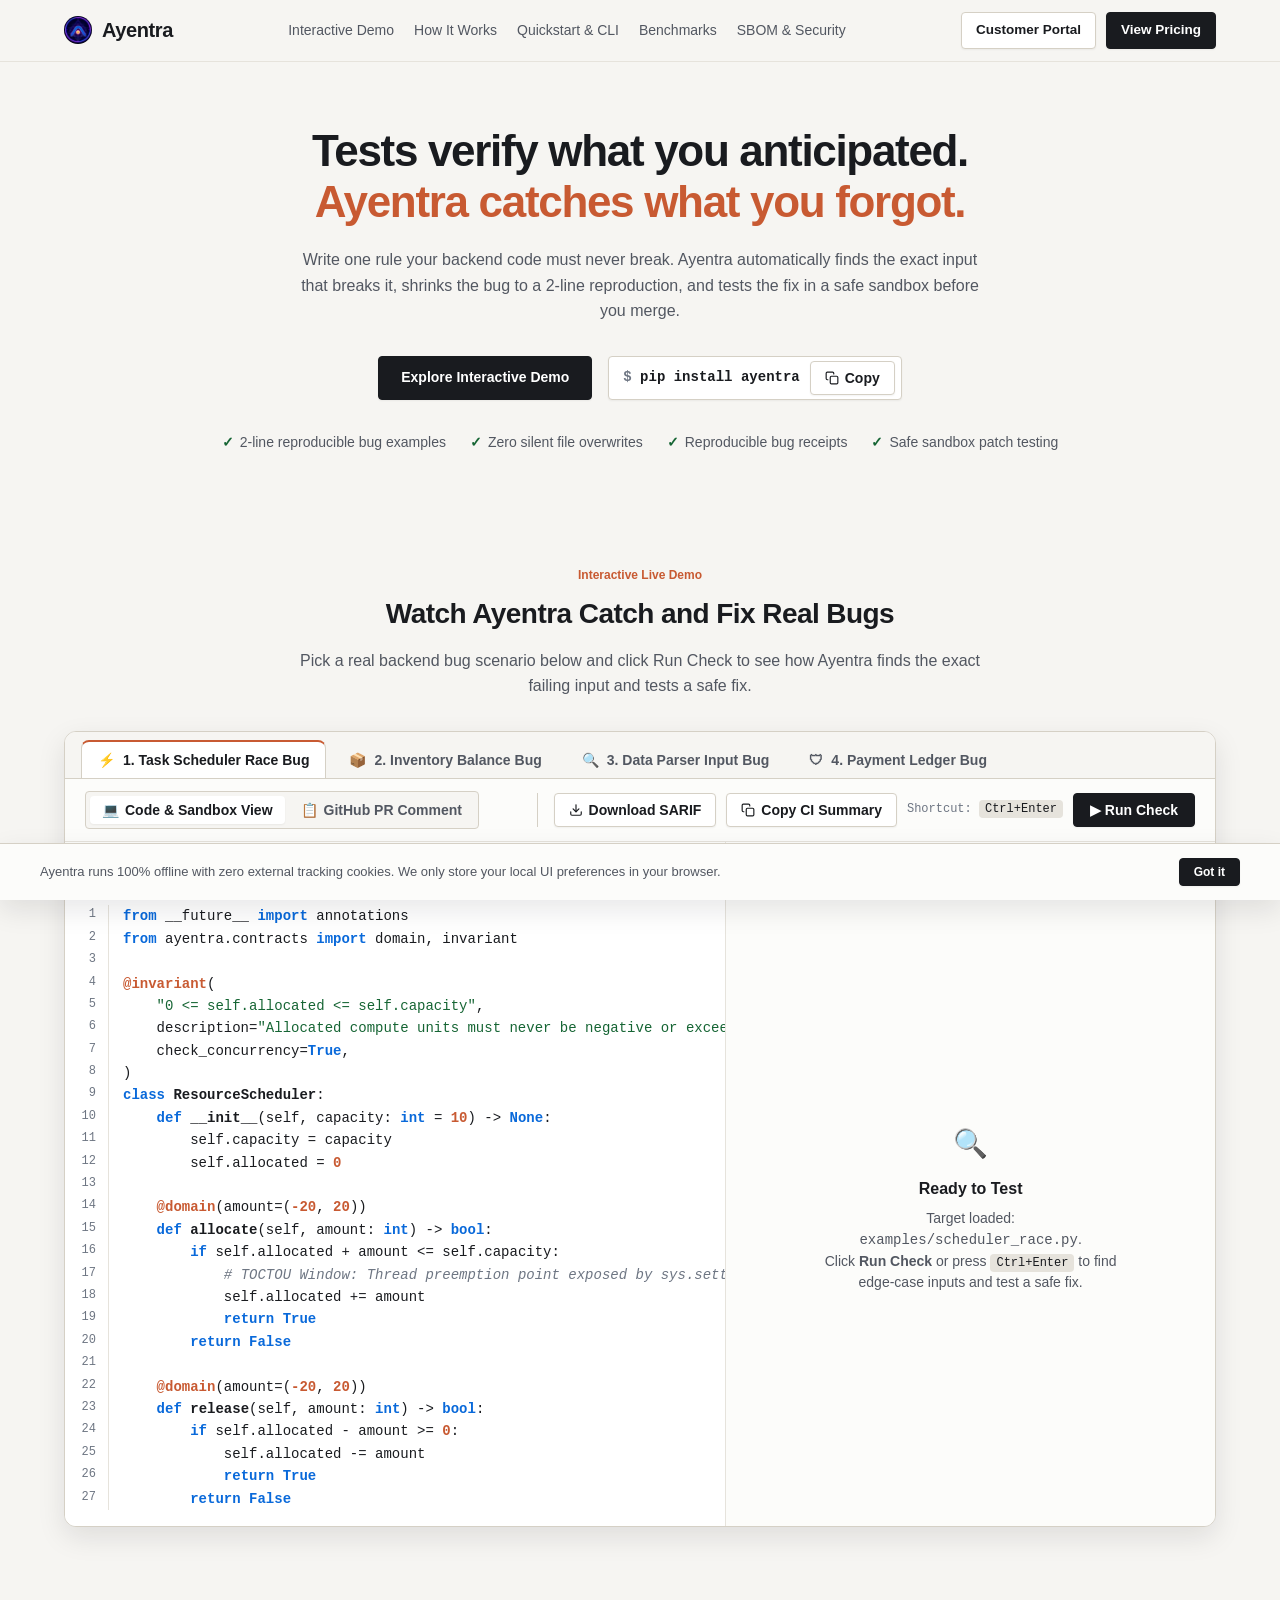
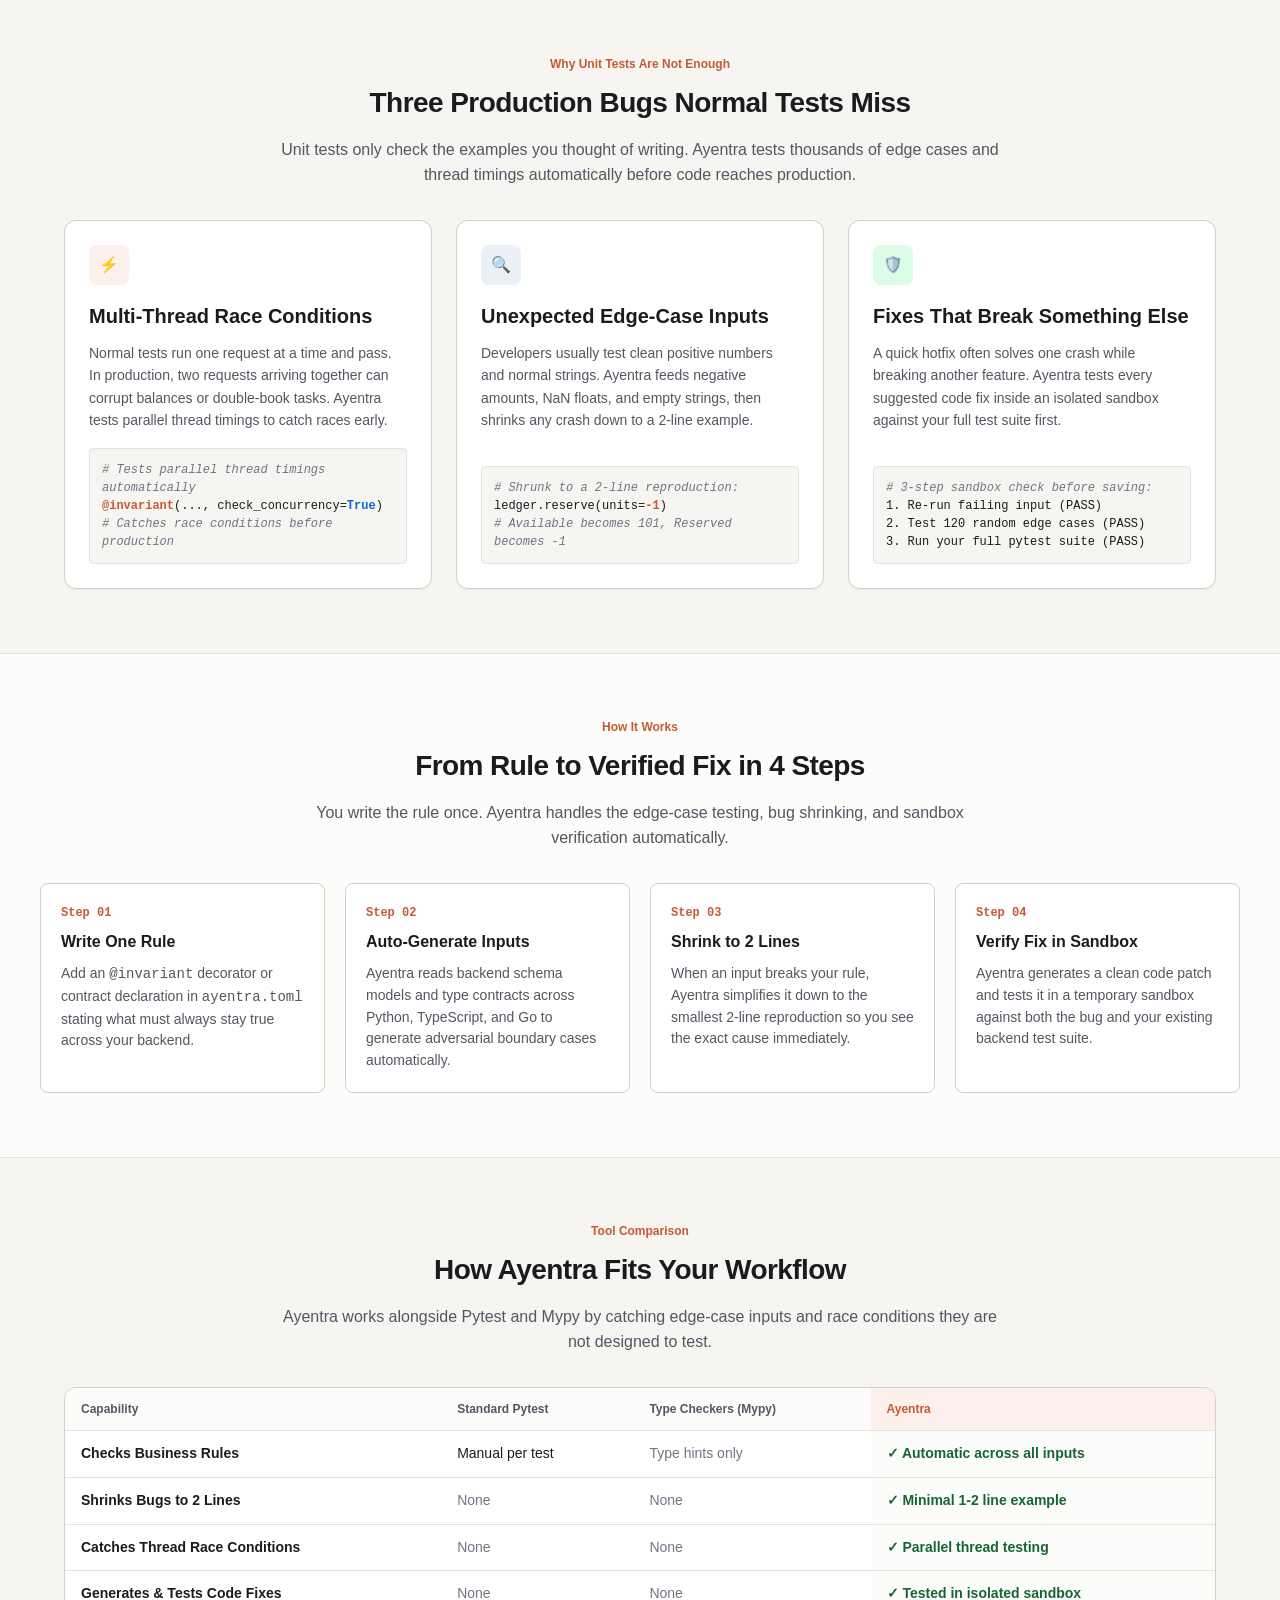
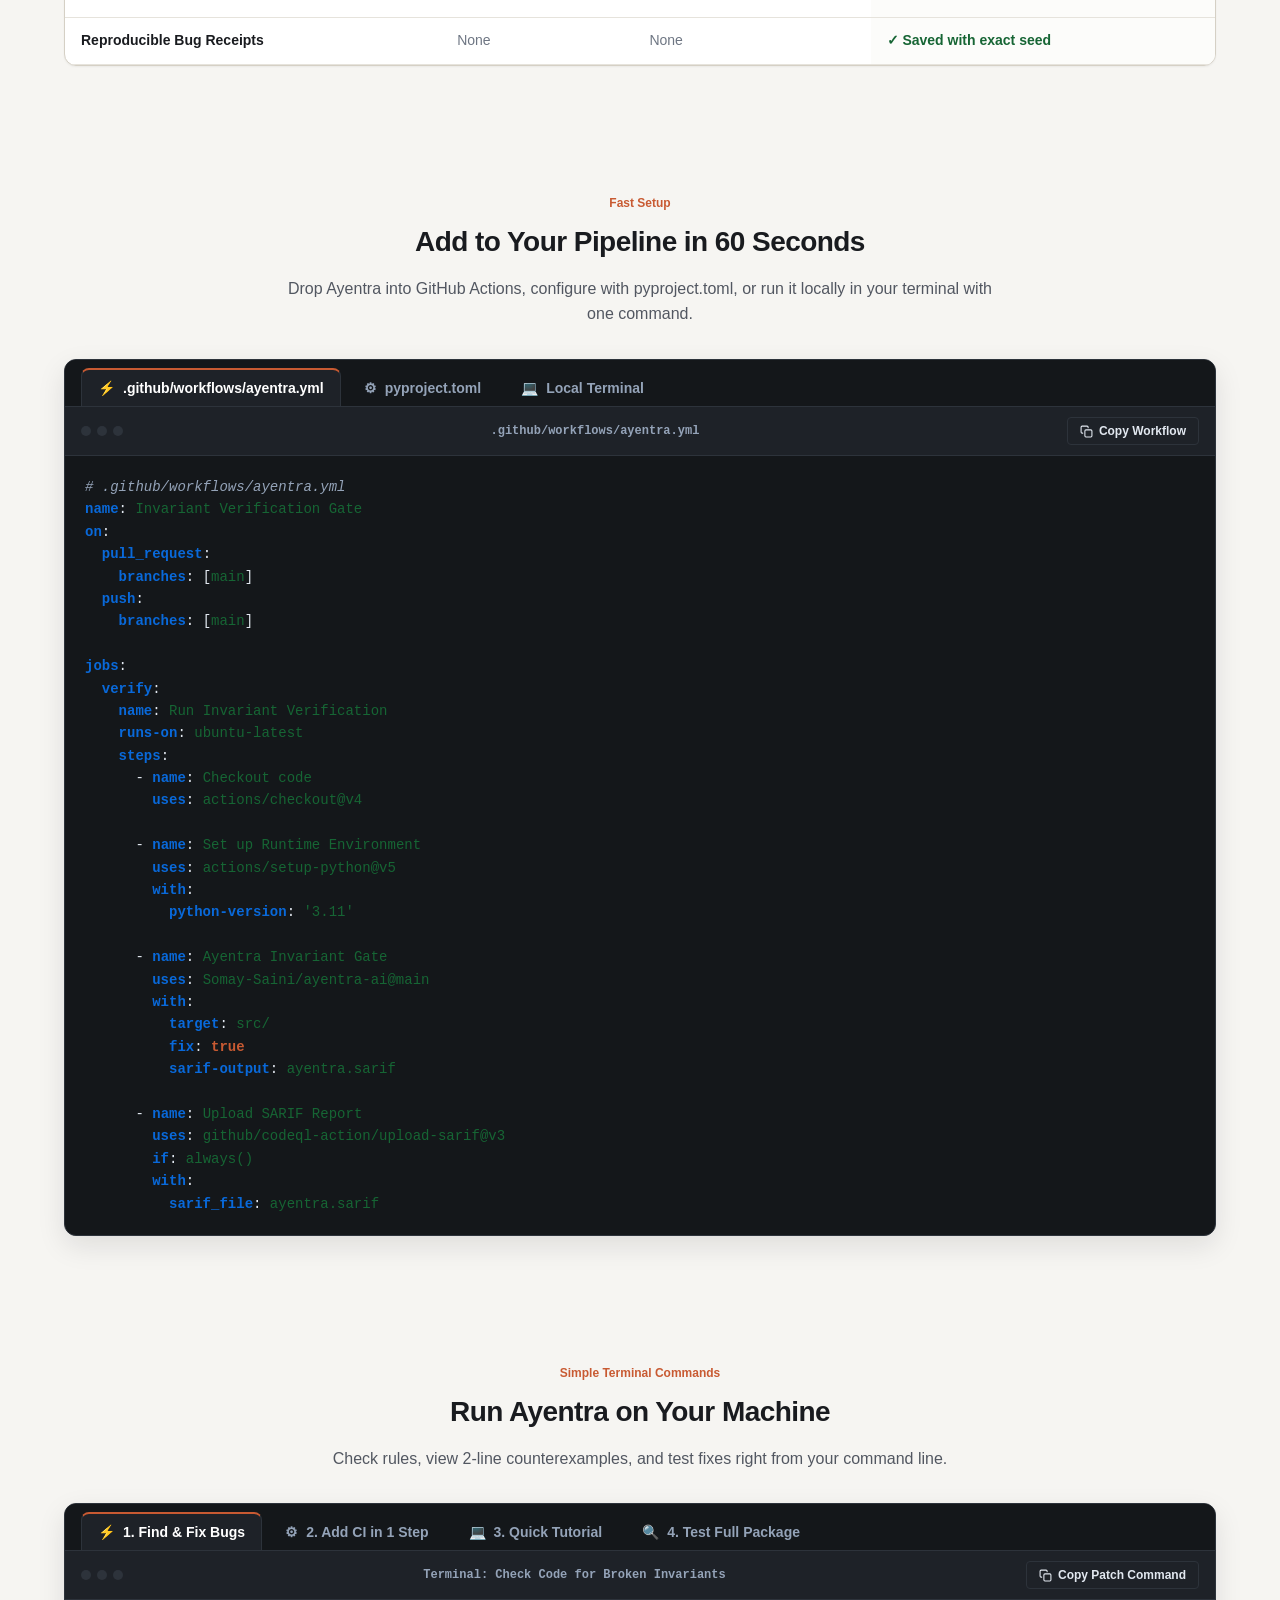
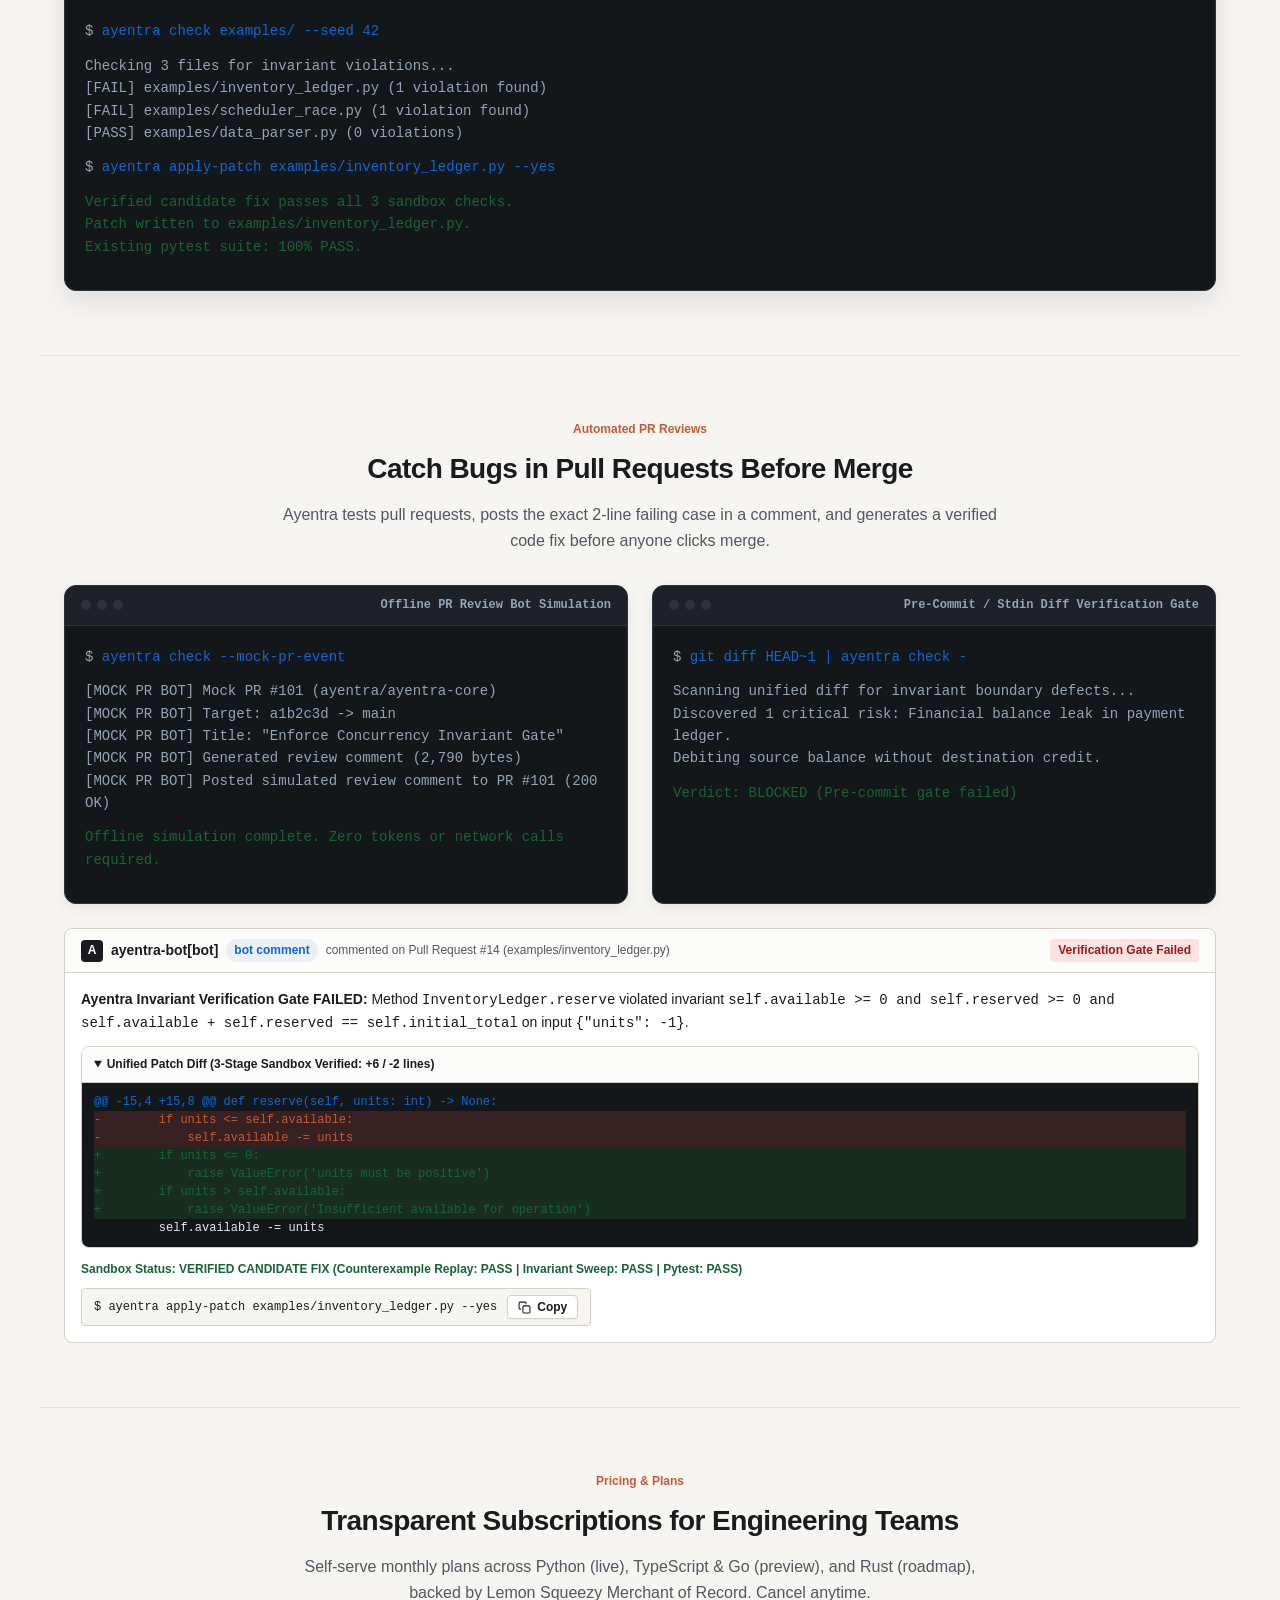
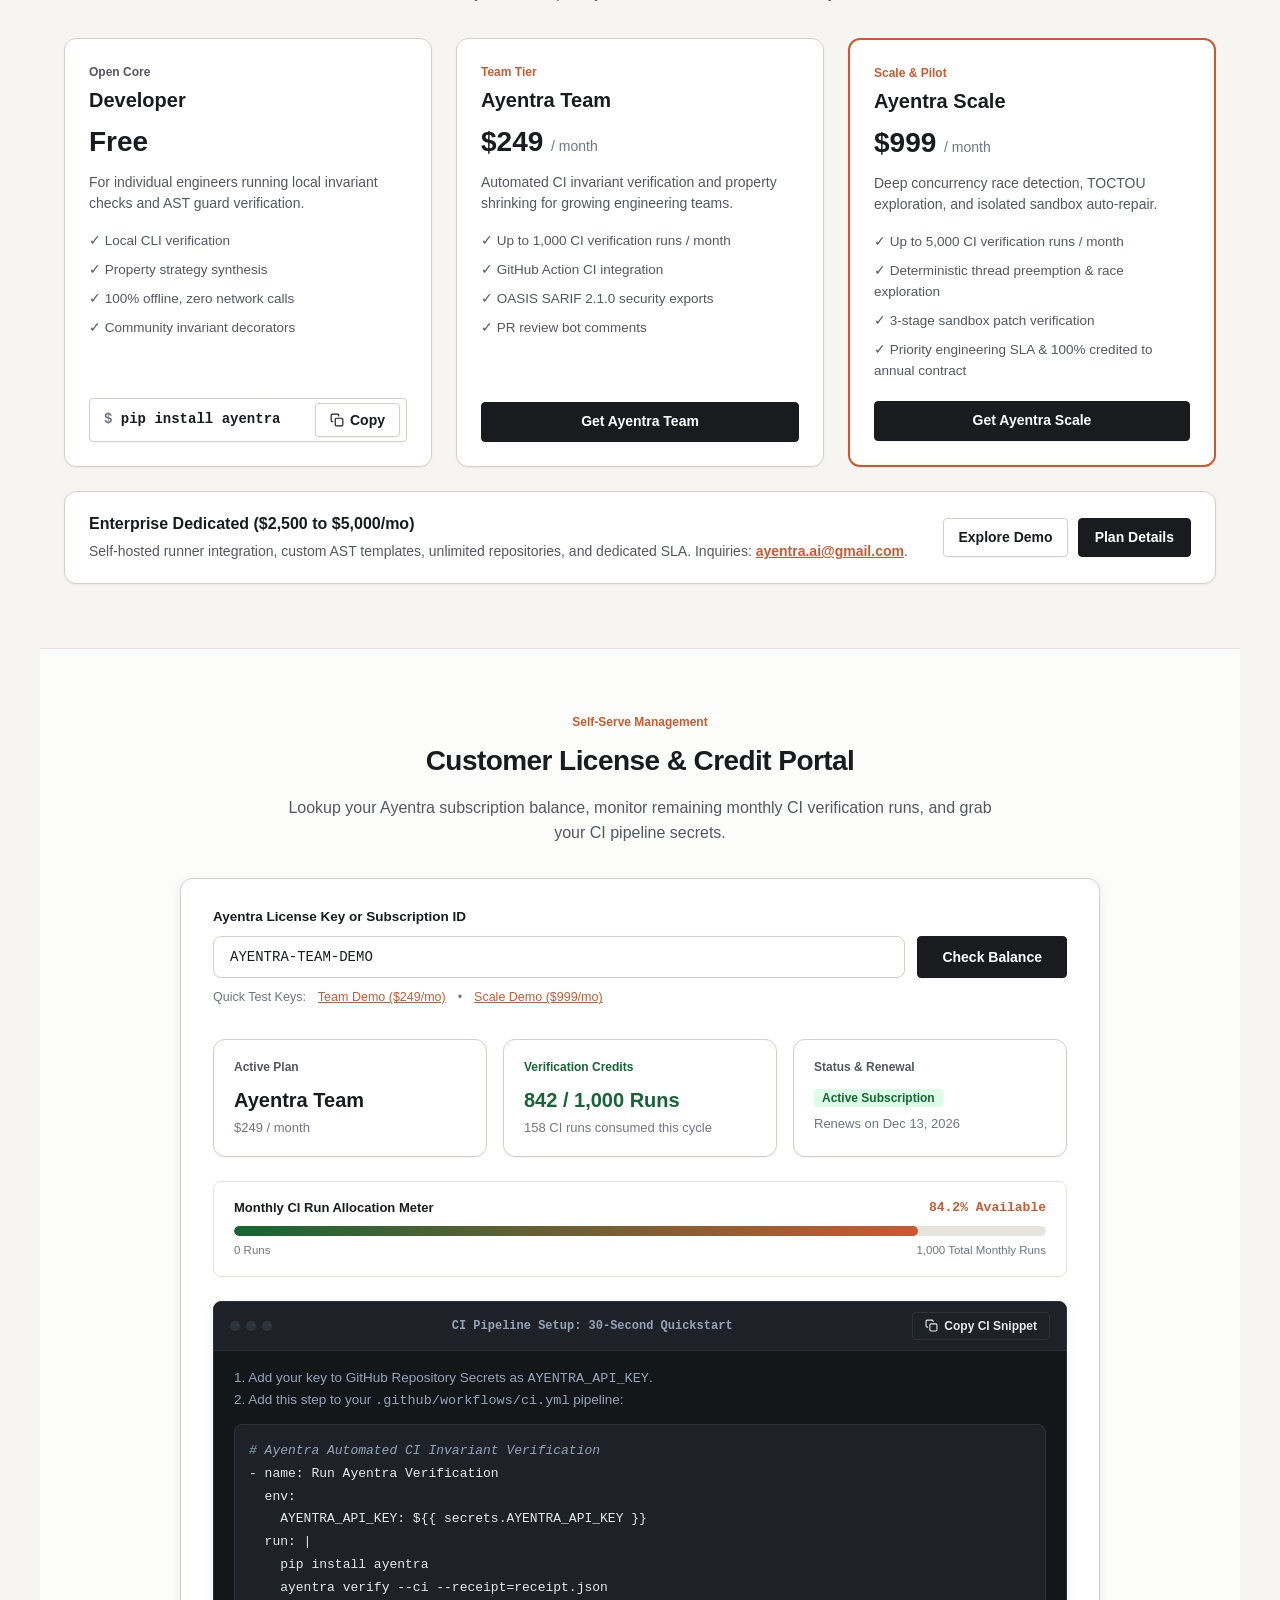
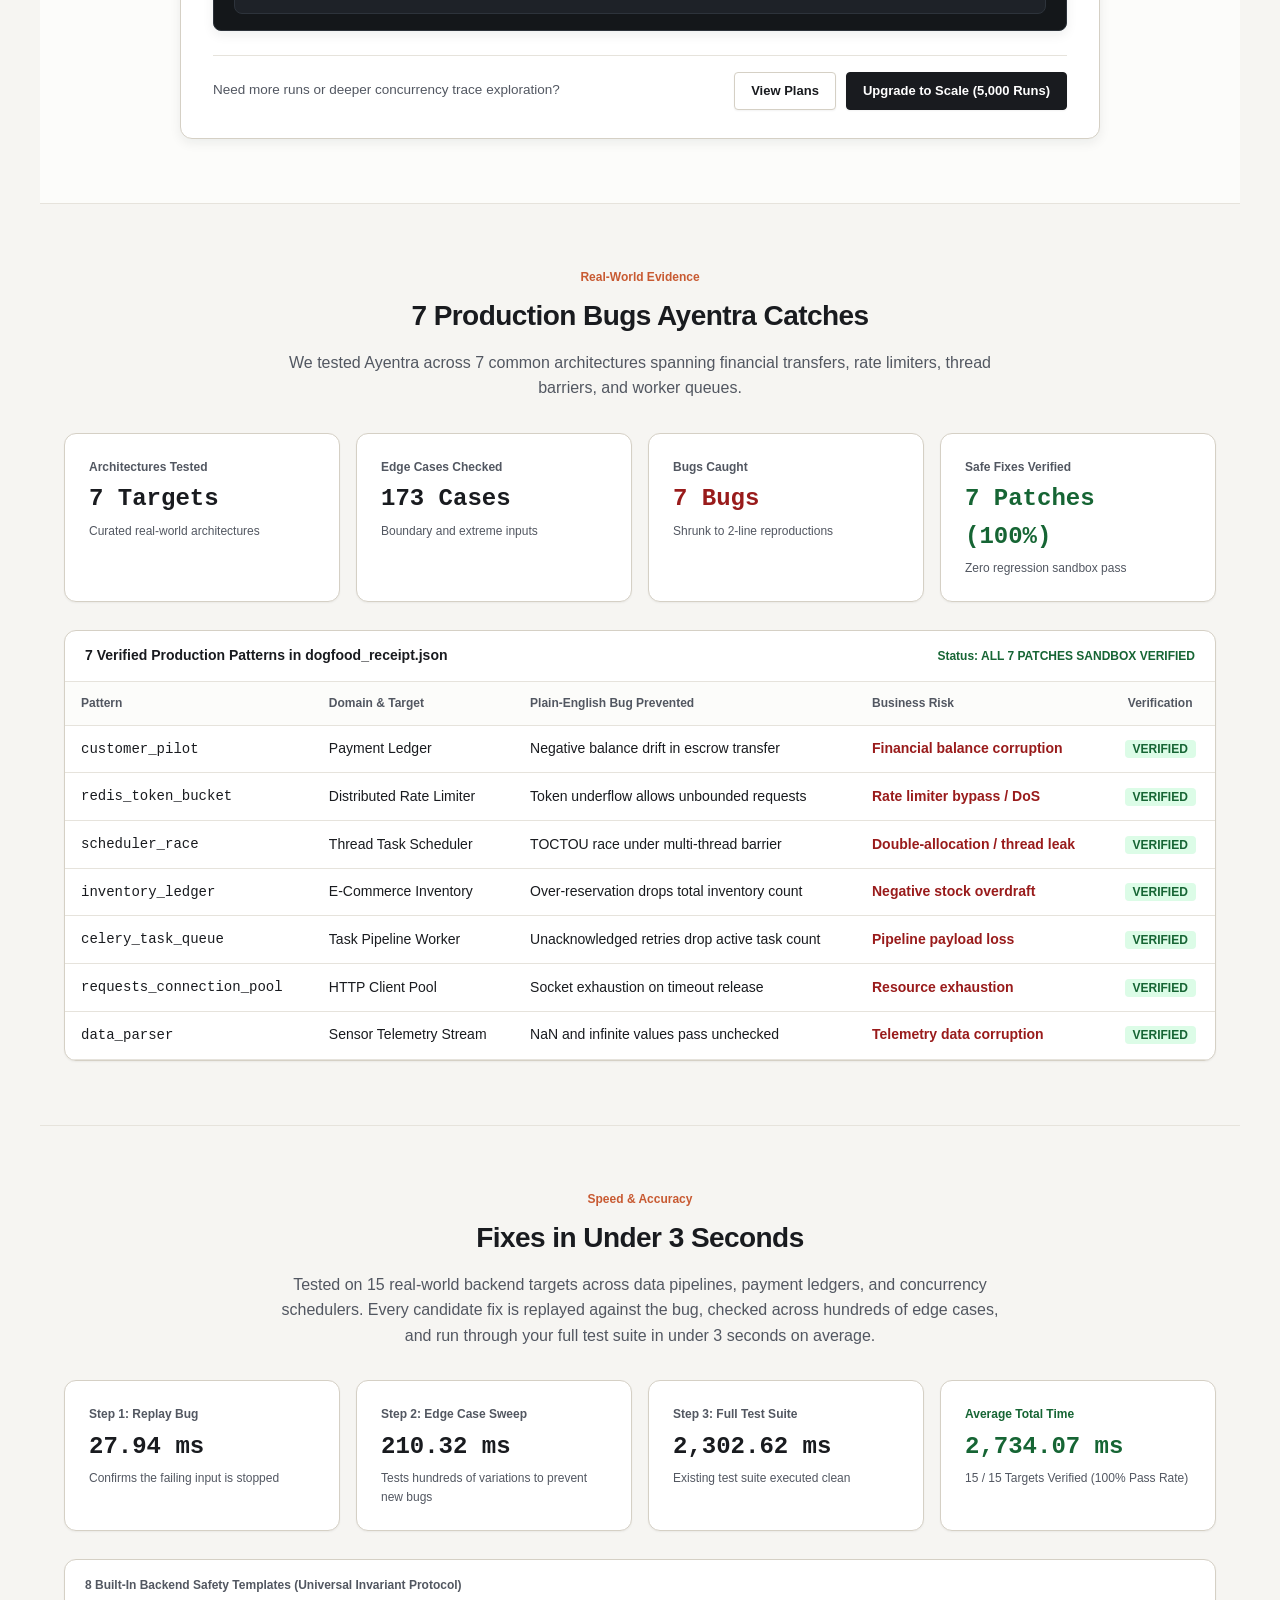
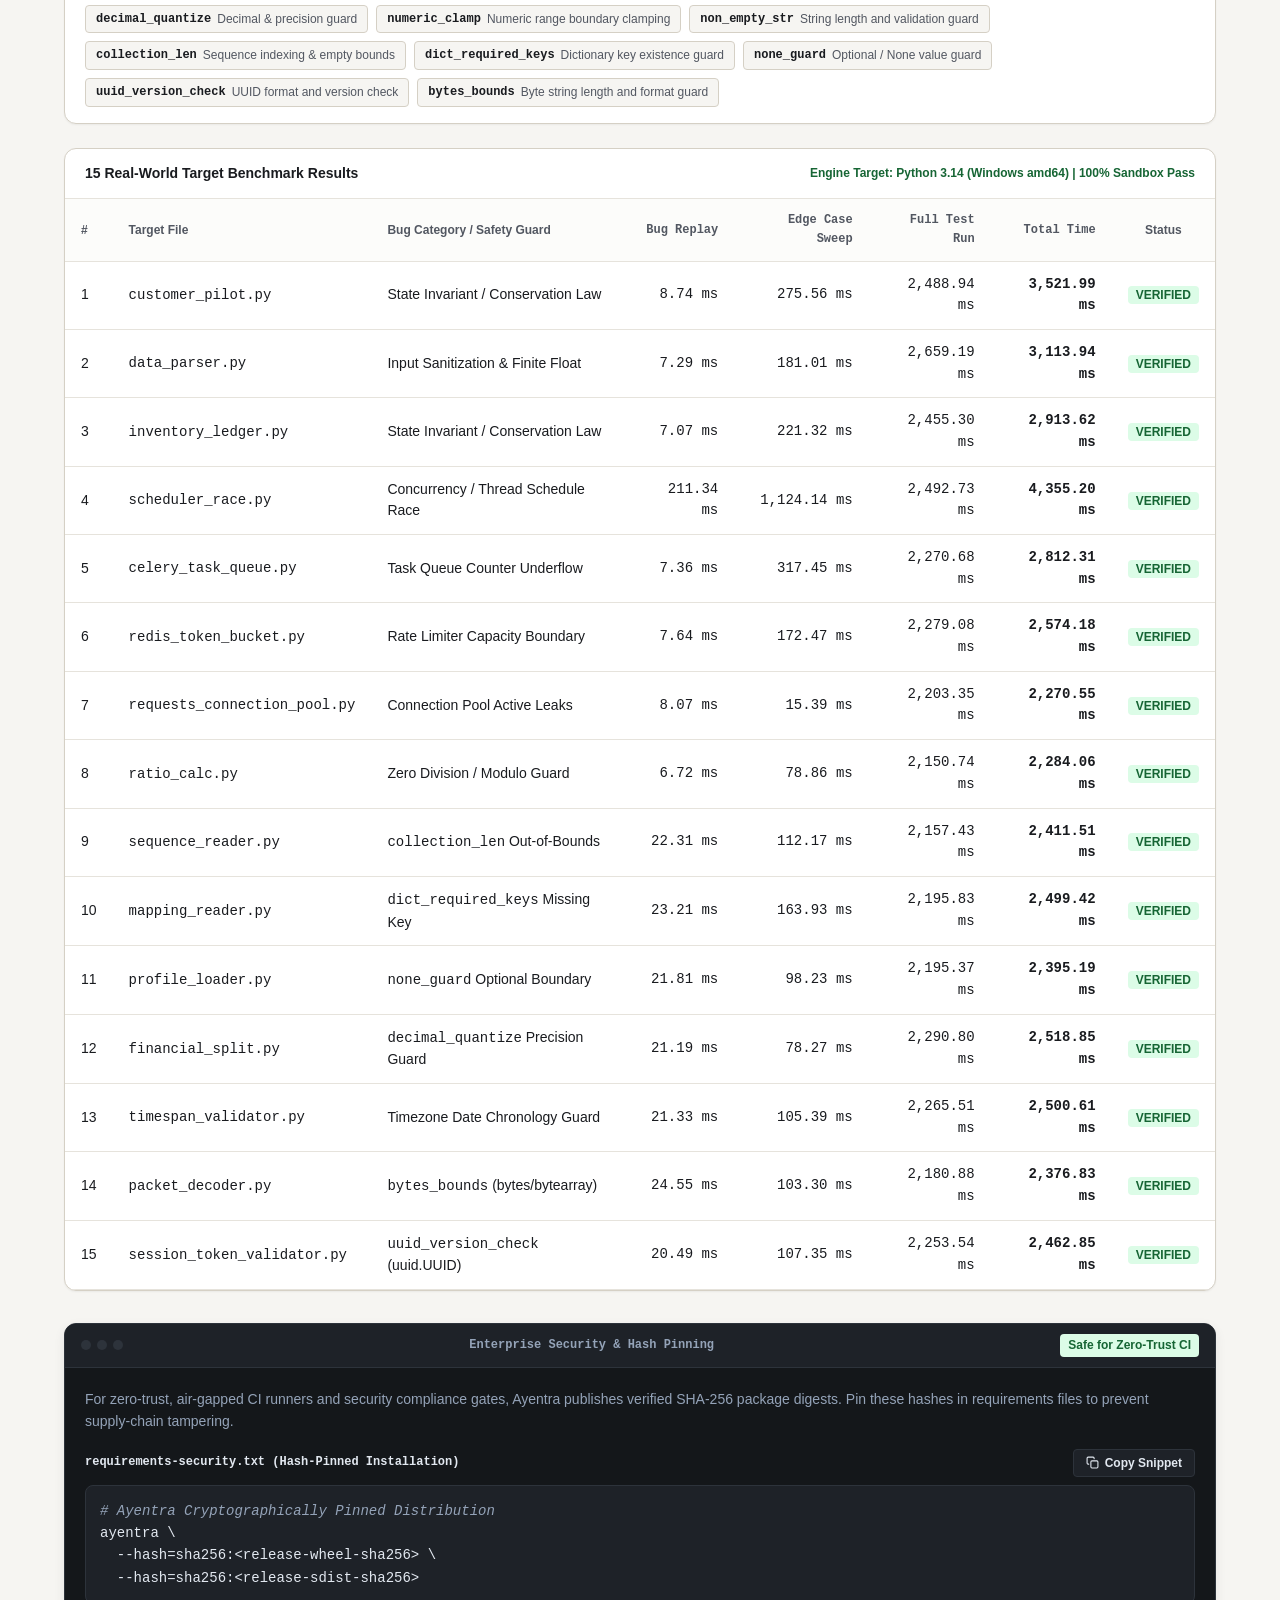
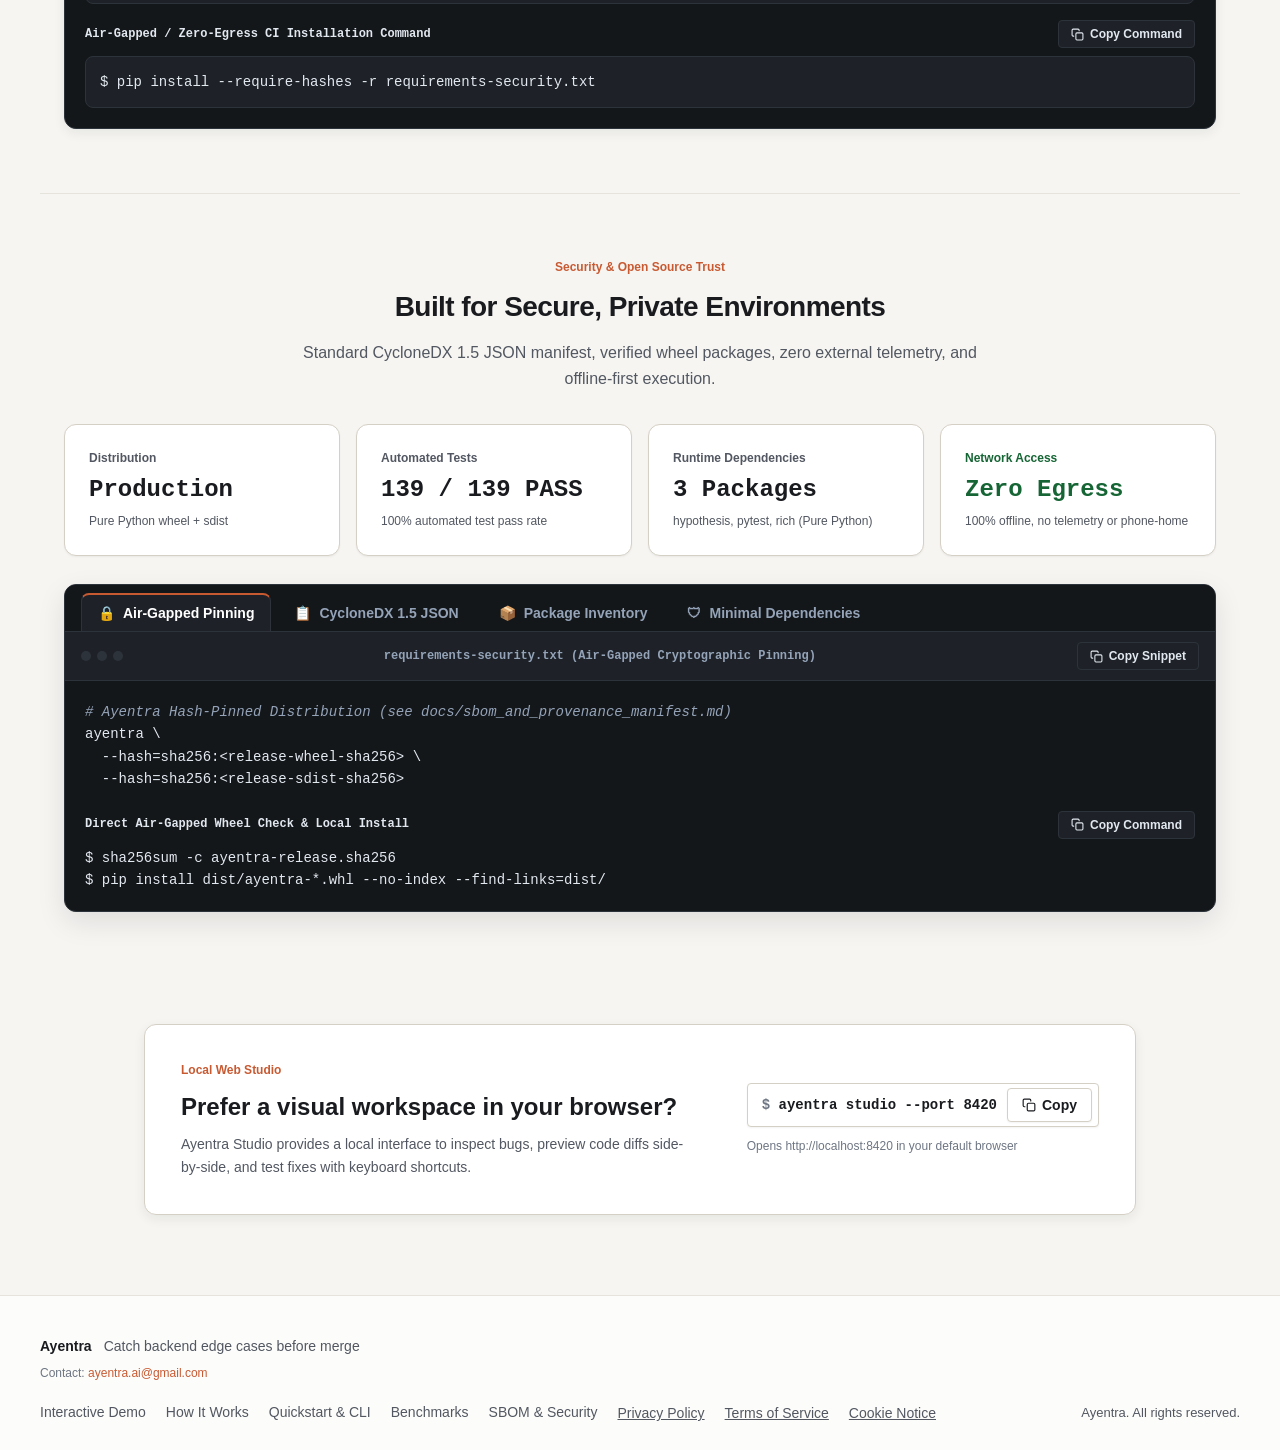
<file: site/index.html>
<!DOCTYPE html>
<html lang="en">
<head>
  <meta charset="utf-8">
  <meta name="viewport" content="width=device-width, initial-scale=1">
  <title>Ayentra | Catch Backend Edge Cases & Concurrency Races Before Merge</title>
  <meta name="description" content="Write one rule your backend code must never break. Ayentra automatically finds the exact input that breaks it, shrinks the bug to a 2-line reproduction, and tests the fix in a safe sandbox before you merge.">
  <link rel="canonical" href="https://ayentra-ai.vercel.app/">
  <meta property="og:title" content="Ayentra | Catch Backend Edge Cases & Concurrency Races Before Merge">
  <meta property="og:description" content="Write one rule your backend code must never break. Ayentra finds the breaking input, shrinks it to 2 lines, and tests a safe fix before merge.">
  <meta property="og:type" content="website">
  <meta property="og:url" content="https://ayentra-ai.vercel.app/">
  <meta property="og:image" content="https://ayentra-ai.vercel.app/og-image.png">
  <meta name="twitter:card" content="summary_large_image">
  <meta name="twitter:title" content="Ayentra | Catch Backend Edge Cases & Concurrency Races Before Merge">
  <meta name="twitter:description" content="Catch backend edge cases and concurrency race conditions before merge with 2-line minimal counterexamples.">
  <link rel="icon" type="image/png" href="favicon.png">
  <link rel="stylesheet" href="styles.css">
  <script type="application/ld+json">
  {
    "@context": "https://schema.org",
    "@type": "SoftwareApplication",
    "name": "Ayentra",
    "operatingSystem": "Cross-platform",
    "applicationCategory": "DeveloperApplication",
    "description": "Invariant-aware bug finding and safe sandbox fixes for distributed backends, microservices, and CI pipelines.",
    "offers": {
      "@type": "Offer",
      "price": "0.00",
      "priceCurrency": "USD"
    }
  }
  </script>
</head>
<body>

  <!-- Navigation (Simplified to 5 Top-Level Links + 1 Primary CTA) -->
  <header class="nav-header">
    <div class="nav-container">
      <a href="#" class="brand-wrapper">
        <img src="logo.png" alt="Ayentra logo" style="width: 28px; height: 28px; border-radius: 50%; vertical-align: middle;">
        <span class="brand-name">Ayentra</span>
      </a>

      <nav aria-label="Primary navigation">
        <ul class="nav-links">
          <li><a href="#demo" class="nav-link">Interactive Demo</a></li>
          <li><a href="#how-it-works" class="nav-link">How It Works</a></li>
          <li><a href="#quickstart" class="nav-link">Quickstart &amp; CLI</a></li>
          <li><a href="#benchmark" class="nav-link">Benchmarks</a></li>
          <li><a href="#sbom" class="nav-link">SBOM &amp; Security</a></li>
        </ul>
      </nav>

      <div class="nav-actions">
        <a href="#portal" class="btn-secondary" style="text-decoration: none; padding: 7px 14px; font-size: 13.5px;">Customer Portal</a>
        <a href="#pricing" class="btn-primary" style="text-decoration: none; padding: 7px 14px; font-size: 13.5px;">View Pricing</a>
      </div>
    </div>
  </header>

  <!-- Hero Section -->
  <section class="hero-section">
    <h1 class="hero-title">
      Tests verify what you anticipated.<br>
      <span class="hero-title-accent">Ayentra catches what you forgot.</span>
    </h1>

    <p class="hero-subtitle">
      Write one rule your backend code must never break. Ayentra automatically finds the exact input that breaks it, shrinks the bug to a 2-line reproduction, and tests the fix in a safe sandbox before you merge.
    </p>

    <div class="hero-cta-group">
      <a href="#demo" class="btn-primary hero-primary-cta">
        Explore Interactive Demo
      </a>

      <div class="cli-badge-group" data-cmd="pip install ayentra" title="Click to copy install command">
        <code class="cli-badge-code"><span>$ </span>pip install ayentra</code>
        <button type="button" class="cli-copy-btn">
          <svg width="14" height="14" viewBox="0 0 24 24" fill="none" stroke="currentColor" stroke-width="2" stroke-linecap="round" stroke-linejoin="round"><rect x="9" y="9" width="13" height="13" rx="2" ry="2"></rect><path d="M5 15H4a2 2 0 0 1-2-2V4a2 2 0 0 1 2-2h9a2 2 0 0 1 2 2v1"></path></svg>
          <span>Copy</span>
        </button>
      </div>
    </div>

    <div class="hero-proof-bar">
      <div class="hero-proof-item">
        <span class="check-icon">✓</span>
        <span>2-line reproducible bug examples</span>
      </div>
      <div class="hero-proof-item">
        <span class="check-icon">✓</span>
        <span>Zero silent file overwrites</span>
      </div>
      <div class="hero-proof-item">
        <span class="check-icon">✓</span>
        <span>Reproducible bug receipts</span>
      </div>
      <div class="hero-proof-item">
        <span class="check-icon">✓</span>
        <span>Safe sandbox patch testing</span>
      </div>
    </div>
  </section>

  <!-- Interactive Demo Section -->
  <section class="demo-section" id="demo">
    <div class="section-header-centered">
      <div class="section-badge">Interactive Live Demo</div>
      <h2 class="section-title">Watch Ayentra Catch and Fix Real Bugs</h2>
      <p class="section-desc">
        Pick a real backend bug scenario below and click Run Check to see how Ayentra finds the exact failing input and tests a safe fix.
      </p>
    </div>

    <div class="demo-container">
      <!-- Unified Icon + Text Folder Tabs for Scenarios -->
      <div class="demo-scenario-bar">
        <div class="scenario-tabs" role="tablist" aria-label="Demo scenarios">
          <button type="button" class="scenario-tab active" data-scenario="scheduler" role="tab" aria-selected="true" onclick="switchDemoTarget('scheduler')">
            <span class="quickstart-tab-icon">&#9889;</span>
            <span>1. Task Scheduler Race Bug</span>
          </button>
          <button type="button" class="scenario-tab" data-scenario="inventory" role="tab" aria-selected="false" onclick="switchDemoTarget('inventory')">
            <span class="quickstart-tab-icon">&#128230;</span>
            <span>2. Inventory Balance Bug</span>
          </button>
          <button type="button" class="scenario-tab" data-scenario="parser" role="tab" aria-selected="false" onclick="switchDemoTarget('parser')">
            <span class="quickstart-tab-icon">&#128269;</span>
            <span>3. Data Parser Input Bug</span>
          </button>
          <button type="button" class="scenario-tab" data-scenario="ledger" role="tab" aria-selected="false" onclick="switchDemoTarget('ledger')">
            <span class="quickstart-tab-icon">&#128737;</span>
            <span>4. Payment Ledger Bug</span>
          </button>
        </div>
      </div>

      <!-- Clearly Separated Toolbar: View Navigation on Left, Functional Actions on Right -->
      <div class="demo-toolbar">
        <div class="view-mode-tabs" role="tablist" aria-label="Demo view modes">
          <button type="button" class="view-tab active" id="tab-view-inspector" role="tab" aria-selected="true" aria-controls="workspace-inspector" onclick="switchDemoView('inspector')">
            <span>&#128187;</span>
            <span>Code &amp; Sandbox View</span>
          </button>
          <button type="button" class="view-tab" id="tab-view-prbot" role="tab" aria-selected="false" aria-controls="workspace-prbot" onclick="switchDemoView('prbot')">
            <span>&#128203;</span>
            <span>GitHub PR Comment</span>
          </button>
        </div>

        <div class="demo-action-group">
          <button type="button" class="btn-secondary" id="demo-sarif-btn" onclick="downloadSarif(currentScenarioId)" aria-label="Download SARIF">
            <svg width="14" height="14" viewBox="0 0 24 24" fill="none" stroke="currentColor" stroke-width="2" stroke-linecap="round" stroke-linejoin="round"><path d="M21 15v4a2 2 0 0 1-2 2H5a2 2 0 0 1-2-2v-4"></path><polyline points="7 10 12 15 17 10"></polyline><line x1="12" y1="15" x2="12" y2="3"></line></svg>
            <span>Download SARIF</span>
          </button>
          <button type="button" class="btn-secondary" id="demo-ci-summary-btn" onclick="copyCiSummary(currentScenarioId)" aria-label="Copy CI Summary">
            <svg width="14" height="14" viewBox="0 0 24 24" fill="none" stroke="currentColor" stroke-width="2" stroke-linecap="round" stroke-linejoin="round"><rect x="9" y="9" width="13" height="13" rx="2" ry="2"></rect><path d="M5 15H4a2 2 0 0 1-2-2V4a2 2 0 0 1 2-2h9a2 2 0 0 1 2 2v1"></path></svg>
            <span>Copy CI Summary</span>
          </button>
          <span class="demo-shortcut-hint">Shortcut: <kbd class="kbd-badge">Ctrl+Enter</kbd></span>
          <button type="button" class="btn-run" id="run-verification-btn">
            <span>&#9654; Run Check</span>
          </button>
        </div>
      </div>

      <!-- Split Workspace -->
      <div class="demo-workspace" id="workspace-inspector" role="tabpanel" aria-labelledby="tab-view-inspector">
        <!-- Left: Code Pane with Line Number Gutter -->
        <div class="code-pane">
          <div class="pane-header">
            <div class="pane-title-group">
              <span class="pane-file-title" id="pane-file-name">examples/scheduler_race.py</span>
              <span class="pane-tag tag-contract" id="pane-tag">Thread Safety Rule</span>
            </div>
            <span style="font-size: 12px; color: var(--text-muted);">Universal Backend (Python, TS, Go)</span>
          </div>

          <div class="editor-wrapper">
            <pre class="code-block"><code id="code-content"></code></pre>
          </div>
        </div>

        <!-- Right: Inspector Pane -->
        <div class="inspector-pane">
          <div class="pane-header">
            <div class="pane-title-group">
              <span style="font-size: 14px; font-weight: 700; color: var(--text-primary);">Bug &amp; Fix Inspector</span>
            </div>
            <span class="pane-tag tag-verified">Sandbox Ready</span>
          </div>

          <div class="inspector-body" id="inspector-body">
            <!-- Populated dynamically by app.js -->
          </div>
        </div>
      </div>

      <!-- GitHub PR Bot Dedicated View -->
      <div class="pr-bot-workspace" id="workspace-prbot" role="tabpanel" aria-labelledby="tab-view-prbot" style="display: none; padding: 24px;">
        <div style="display: flex; align-items: center; justify-content: space-between; border-bottom: 1px solid var(--border-default); padding-bottom: 16px; margin-bottom: 16px; flex-wrap: wrap; gap: 12px;">
          <div>
            <div style="font-size: 20px; font-weight: 700; color: var(--text-primary); margin-bottom: 4px;" id="pr-sim-title">
              Pull Request #142: Automated Bug &amp; Fix Check
            </div>
            <div style="display: flex; align-items: center; gap: 8px; font-size: 14px; color: var(--text-secondary); flex-wrap: wrap;">
              <span class="status-pill pill-pass" id="pr-sim-state-pill">Open</span>
              <span><strong>ayentra-bot</strong> found a verified fix ready to merge into <code>main</code></span>
            </div>
          </div>
          <button type="button" class="btn-run" onclick="runVerificationSimulation()">
            <span>Re-run Check</span>
          </button>
        </div>

        <div id="pr-bot-standalone-card">
          <!-- Populated dynamically by app.js -->
        </div>
      </div>
    </div>
  </section>

  <!-- Three Mission-Critical Failures Section -->
  <section class="difference-section" id="failures">
    <div class="section-header-centered">
      <div class="section-badge">Why Unit Tests Are Not Enough</div>
      <h2 class="section-title">Three Production Bugs Normal Tests Miss</h2>
      <p class="section-desc">
        Unit tests only check the examples you thought of writing. Ayentra tests thousands of edge cases and thread timings automatically before code reaches production.
      </p>
    </div>

    <div class="cards-grid-three">
      <div class="feature-card">
        <div class="feature-icon-badge icon-race">⚡</div>
        <h3 class="feature-title">Multi-Thread Race Conditions</h3>
        <p class="feature-desc">
          Normal tests run one request at a time and pass. In production, two requests arriving together can corrupt balances or double-book tasks. Ayentra tests parallel thread timings to catch races early.
        </p>
        <div class="feature-code-snippet"><span class="cmt"># Tests parallel thread timings automatically</span>
<span class="dec">@invariant</span>(..., check_concurrency=<span class="kw">True</span>)
<span class="cmt"># Catches race conditions before production</span></div>
      </div>

      <div class="feature-card">
        <div class="feature-icon-badge icon-shrink">🔍</div>
        <h3 class="feature-title">Unexpected Edge-Case Inputs</h3>
        <p class="feature-desc">
          Developers usually test clean positive numbers and normal strings. Ayentra feeds negative amounts, NaN floats, and empty strings, then shrinks any crash down to a 2-line example.
        </p>
        <div class="feature-code-snippet"><span class="cmt"># Shrunk to a 2-line reproduction:</span>
ledger.reserve(units=<span class="num">-1</span>)
<span class="cmt"># Available becomes 101, Reserved becomes -1</span></div>
      </div>

      <div class="feature-card">
        <div class="feature-icon-badge icon-sandbox">🛡️</div>
        <h3 class="feature-title">Fixes That Break Something Else</h3>
        <p class="feature-desc">
          A quick hotfix often solves one crash while breaking another feature. Ayentra tests every suggested code fix inside an isolated sandbox against your full test suite first.
        </p>
        <div class="feature-code-snippet"><span class="cmt"># 3-step sandbox check before saving:</span>
1. Re-run failing input (PASS)
2. Test 120 random edge cases (PASS)
3. Run your full pytest suite (PASS)</div>
      </div>
    </div>
  </section>

  <!-- How It Works (Proper H2 -> H3 Outline Hierarchy) -->
  <section class="how-section" id="how-it-works">
    <div class="how-container">
      <div class="section-header-centered">
        <div class="section-badge">How It Works</div>
        <h2 class="section-title">From Rule to Verified Fix in 4 Steps</h2>
        <p class="section-desc">
          You write the rule once. Ayentra handles the edge-case testing, bug shrinking, and sandbox verification automatically.
        </p>
      </div>

      <div class="workflow-steps">
        <div class="workflow-step">
          <div class="step-num">Step 01</div>
          <h3 class="step-name">Write One Rule</h3>
          <p class="step-text">
            Add an <code>@invariant</code> decorator or contract declaration in <code>ayentra.toml</code> stating what must always stay true across your backend.
          </p>
        </div>

        <div class="workflow-step">
          <div class="step-num">Step 02</div>
          <h3 class="step-name">Auto-Generate Inputs</h3>
          <p class="step-text">
            Ayentra reads backend schema models and type contracts across Python, TypeScript, and Go to generate adversarial boundary cases automatically.
          </p>
        </div>

        <div class="workflow-step">
          <div class="step-num">Step 03</div>
          <h3 class="step-name">Shrink to 2 Lines</h3>
          <p class="step-text">
            When an input breaks your rule, Ayentra simplifies it down to the smallest 2-line reproduction so you see the exact cause immediately.
          </p>
        </div>

        <div class="workflow-step">
          <div class="step-num">Step 04</div>
          <h3 class="step-name">Verify Fix in Sandbox</h3>
          <p class="step-text">
            Ayentra generates a clean code patch and tests it in a temporary sandbox against both the bug and your existing backend test suite.
          </p>
        </div>
      </div>
    </div>
  </section>

  <!-- Comparison Table -->
  <section class="table-section" id="comparison">
    <div class="section-header-centered">
      <div class="section-badge">Tool Comparison</div>
      <h2 class="section-title">How Ayentra Fits Your Workflow</h2>
      <p class="section-desc">
        Ayentra works alongside Pytest and Mypy by catching edge-case inputs and race conditions they are not designed to test.
      </p>
    </div>

    <div class="table-wrapper">
      <div class="table-scroll">
        <table class="comp-table">
          <thead>
            <tr>
              <th>Capability</th>
              <th>Standard Pytest</th>
              <th>Type Checkers (Mypy)</th>
              <th class="col-ayentra">Ayentra</th>
            </tr>
          </thead>
          <tbody>
            <tr>
              <td><strong>Checks Business Rules</strong></td>
              <td>Manual per test</td>
              <td><span class="check-no">Type hints only</span></td>
              <td class="col-ayentra"><span class="check-yes">✓ Automatic across all inputs</span></td>
            </tr>
            <tr>
              <td><strong>Shrinks Bugs to 2 Lines</strong></td>
              <td><span class="check-no">None</span></td>
              <td><span class="check-no">None</span></td>
              <td class="col-ayentra"><span class="check-yes">✓ Minimal 1-2 line example</span></td>
            </tr>
            <tr>
              <td><strong>Catches Thread Race Conditions</strong></td>
              <td><span class="check-no">None</span></td>
              <td><span class="check-no">None</span></td>
              <td class="col-ayentra"><span class="check-yes">✓ Parallel thread testing</span></td>
            </tr>
            <tr>
              <td><strong>Generates &amp; Tests Code Fixes</strong></td>
              <td><span class="check-no">None</span></td>
              <td><span class="check-no">None</span></td>
              <td class="col-ayentra"><span class="check-yes">✓ Tested in isolated sandbox</span></td>
            </tr>
            <tr>
              <td><strong>Reproducible Bug Receipts</strong></td>
              <td><span class="check-no">None</span></td>
              <td><span class="check-no">None</span></td>
              <td class="col-ayentra"><span class="check-yes">✓ Saved with exact seed</span></td>
            </tr>
          </tbody>
        </table>
      </div>
    </div>
  </section>

  <!-- 60-Second Setup -->
  <section class="quickstart-section" id="quickstart">
    <div class="section-header-centered">
      <div class="section-badge">Fast Setup</div>
      <h2 class="section-title">Add to Your Pipeline in 60 Seconds</h2>
      <p class="section-desc">
        Drop Ayentra into GitHub Actions, configure with pyproject.toml, or run it locally in your terminal with one command.
      </p>
    </div>

    <div class="quickstart-card">
      <div class="quickstart-nav">
        <div class="quickstart-tabs" role="tablist" aria-label="Quickstart configuration tabs">
          <button type="button" class="quickstart-tab active" data-quickstart-tab="workflow" role="tab" aria-selected="true" id="tab-btn-workflow">
            <span class="quickstart-tab-icon">&#9889;</span>
            <span>.github/workflows/ayentra.yml</span>
          </button>
          <button type="button" class="quickstart-tab" data-quickstart-tab="toml" role="tab" aria-selected="false" id="tab-btn-toml">
            <span class="quickstart-tab-icon">&#9881;</span>
            <span>pyproject.toml</span>
          </button>
          <button type="button" class="quickstart-tab" data-quickstart-tab="cli" role="tab" aria-selected="false" id="tab-btn-cli">
            <span class="quickstart-tab-icon">&#128187;</span>
            <span>Local Terminal</span>
          </button>
        </div>
      </div>

      <!-- Tab Panel 1: GitHub Actions Workflow -->
      <div class="quickstart-panel active" id="quickstart-panel-workflow" role="tabpanel">
        <div class="terminal-bar">
          <div class="terminal-dots">
            <span class="dot"></span>
            <span class="dot"></span>
            <span class="dot"></span>
          </div>
          <span class="terminal-title">.github/workflows/ayentra.yml</span>
          <button type="button" class="quickstart-copy-btn" data-copy-target="workflow" title="Copy GitHub Actions workflow">
            <svg width="13" height="13" viewBox="0 0 24 24" fill="none" stroke="currentColor" stroke-width="2" stroke-linecap="round" stroke-linejoin="round"><rect x="9" y="9" width="13" height="13" rx="2" ry="2"></rect><path d="M5 15H4a2 2 0 0 1-2-2V4a2 2 0 0 1 2-2h9a2 2 0 0 1 2 2v1"></path></svg>
            <span>Copy Workflow</span>
          </button>
        </div>
        <div class="quickstart-terminal-body">
          <pre class="quickstart-code"><code id="code-quickstart-workflow"><span class="syn-comment"># .github/workflows/ayentra.yml</span>
<span class="syn-key">name</span>: <span class="syn-str">Invariant Verification Gate</span>
<span class="syn-key">on</span>:
  <span class="syn-key">pull_request</span>:
    <span class="syn-key">branches</span>: [<span class="syn-str">main</span>]
  <span class="syn-key">push</span>:
    <span class="syn-key">branches</span>: [<span class="syn-str">main</span>]

<span class="syn-key">jobs</span>:
  <span class="syn-key">verify</span>:
    <span class="syn-key">name</span>: <span class="syn-str">Run Invariant Verification</span>
    <span class="syn-key">runs-on</span>: <span class="syn-str">ubuntu-latest</span>
    <span class="syn-key">steps</span>:
      - <span class="syn-key">name</span>: <span class="syn-str">Checkout code</span>
        <span class="syn-key">uses</span>: <span class="syn-str">actions/checkout@v4</span>

      - <span class="syn-key">name</span>: <span class="syn-str">Set up Runtime Environment</span>
        <span class="syn-key">uses</span>: <span class="syn-str">actions/setup-python@v5</span>
        <span class="syn-key">with</span>:
          <span class="syn-key">python-version</span>: <span class="syn-str">'3.11'</span>

      - <span class="syn-key">name</span>: <span class="syn-str">Ayentra Invariant Gate</span>
        <span class="syn-key">uses</span>: <span class="syn-str">Somay-Saini/ayentra-ai@main</span>
        <span class="syn-key">with</span>:
          <span class="syn-key">target</span>: <span class="syn-str">src/</span>
          <span class="syn-key">fix</span>: <span class="syn-bool">true</span>
          <span class="syn-key">sarif-output</span>: <span class="syn-str">ayentra.sarif</span>

      - <span class="syn-key">name</span>: <span class="syn-str">Upload SARIF Report</span>
        <span class="syn-key">uses</span>: <span class="syn-str">github/codeql-action/upload-sarif@v3</span>
        <span class="syn-key">if</span>: <span class="syn-str">always()</span>
        <span class="syn-key">with</span>:
          <span class="syn-key">sarif_file</span>: <span class="syn-str">ayentra.sarif</span></code></pre>
        </div>
      </div>

      <!-- Tab Panel 2: pyproject.toml -->
      <div class="quickstart-panel" id="quickstart-panel-toml" role="tabpanel" style="display: none;">
        <div class="terminal-bar">
          <div class="terminal-dots">
            <span class="dot"></span>
            <span class="dot"></span>
            <span class="dot"></span>
          </div>
          <span class="terminal-title">pyproject.toml</span>
          <button type="button" class="quickstart-copy-btn" data-copy-target="toml" title="Copy pyproject.toml configuration">
            <svg width="13" height="13" viewBox="0 0 24 24" fill="none" stroke="currentColor" stroke-width="2" stroke-linecap="round" stroke-linejoin="round"><rect x="9" y="9" width="13" height="13" rx="2" ry="2"></rect><path d="M5 15H4a2 2 0 0 1-2-2V4a2 2 0 0 1 2-2h9a2 2 0 0 1 2 2v1"></path></svg>
            <span>Copy Config</span>
          </button>
        </div>
        <div class="quickstart-terminal-body">
          <pre class="quickstart-code"><code id="code-quickstart-toml"><span class="syn-comment"># pyproject.toml</span>
[<span class="syn-sec">tool.ayentra</span>]
<span class="syn-key">target</span> = <span class="syn-str">"src/"</span>
<span class="syn-key">max_examples</span> = <span class="syn-num">120</span>
<span class="syn-key">check_concurrency</span> = <span class="syn-bool">true</span>
<span class="syn-key">sandbox_timeout</span> = <span class="syn-num">30</span>
<span class="syn-key">sarif_output</span> = <span class="syn-str">"ayentra.sarif"</span>
<span class="syn-key">fail_on_violation</span> = <span class="syn-bool">true</span>
<span class="syn-key">deterministic_receipt</span> = <span class="syn-bool">true</span></code></pre>
        </div>
      </div>

      <!-- Tab Panel 3: Local CLI -->
      <div class="quickstart-panel" id="quickstart-panel-cli" role="tabpanel" style="display: none;">
        <div class="terminal-bar">
          <div class="terminal-dots">
            <span class="dot"></span>
            <span class="dot"></span>
            <span class="dot"></span>
          </div>
          <span class="terminal-title">Terminal: Run Invariant Check Locally</span>
          <button type="button" class="quickstart-copy-btn" data-copy-target="cli" title="Copy local CLI command">
            <svg width="13" height="13" viewBox="0 0 24 24" fill="none" stroke="currentColor" stroke-width="2" stroke-linecap="round" stroke-linejoin="round"><rect x="9" y="9" width="13" height="13" rx="2" ry="2"></rect><path d="M5 15H4a2 2 0 0 1-2-2V4a2 2 0 0 1 2-2h9a2 2 0 0 1 2 2v1"></path></svg>
            <span>Copy Command</span>
          </button>
        </div>
        <div class="quickstart-terminal-body">
          <div class="term-line">
            <span class="term-out">$ </span><span class="term-cmd">pip install ayentra &amp;&amp; ayentra check src/ --fix --ci</span>
          </div>
          <div class="term-line term-out">
            [ayentra] Discovered 4 invariant contracts across src/<br>
            [ayentra] Testing property rules across edge cases...<br>
            [PASS] src/ledger.py: balance_non_negative (120/120 cases passed)<br>
            [PASS] src/scheduler.py: no_deadlock_on_cancel (120/120 cases passed)<br>
            [PASS] src/discount.py: price_after_discount_bounded (120/120 cases passed)<br>
            [PASS] src/rbac.py: admin_invariant_retained (120/120 cases passed)
          </div>
          <div class="term-line term-highlight">
            Result: All 4 rules satisfied (0 bugs found).<br>
            SARIF report: ayentra.sarif (0 diagnostics).<br>
            Execution receipt: ayentra.receipt.json (verified).
          </div>
        </div>
      </div>
    </div>
  </section>

  <!-- CLI Reference & Dogfooding (Converted from 2x2 Noisy Grid into Unified Tabbed Viewer) -->
  <section class="cli-section" id="cli">
    <div class="section-header-centered">
      <div class="section-badge">Simple Terminal Commands</div>
      <h2 class="section-title">Run Ayentra on Your Machine</h2>
      <p class="section-desc">
        Check rules, view 2-line counterexamples, and test fixes right from your command line.
      </p>
    </div>

    <div class="quickstart-card">
      <div class="quickstart-nav">
        <div class="quickstart-tabs" role="tablist" aria-label="CLI workflow examples">
          <button type="button" class="quickstart-tab cli-workflow-tab active" data-cli-tab="check" role="tab" aria-selected="true">
            <span class="quickstart-tab-icon">&#9889;</span>
            <span>1. Find &amp; Fix Bugs</span>
          </button>
          <button type="button" class="quickstart-tab cli-workflow-tab" data-cli-tab="init" role="tab" aria-selected="false">
            <span class="quickstart-tab-icon">&#9881;</span>
            <span>2. Add CI in 1 Step</span>
          </button>
          <button type="button" class="quickstart-tab cli-workflow-tab" data-cli-tab="demo" role="tab" aria-selected="false">
            <span class="quickstart-tab-icon">&#128187;</span>
            <span>3. Quick Tutorial</span>
          </button>
          <button type="button" class="quickstart-tab cli-workflow-tab" data-cli-tab="dogfood" role="tab" aria-selected="false">
            <span class="quickstart-tab-icon">&#128269;</span>
            <span>4. Test Full Package</span>
          </button>
        </div>
      </div>

      <!-- CLI Tab 1: Check & Apply Patch -->
      <div class="quickstart-panel active" id="cli-panel-check" role="tabpanel">
        <div class="terminal-bar">
          <div class="terminal-dots"><span class="dot"></span><span class="dot"></span><span class="dot"></span></div>
          <span class="terminal-title">Terminal: Check Code for Broken Invariants</span>
          <button type="button" class="quickstart-copy-btn" onclick="copyToClipboard('ayentra apply-patch examples/inventory_ledger.py --yes', 'Patch command copied')">
            <svg width="13" height="13" viewBox="0 0 24 24" fill="none" stroke="currentColor" stroke-width="2" stroke-linecap="round" stroke-linejoin="round"><rect x="9" y="9" width="13" height="13" rx="2" ry="2"></rect><path d="M5 15H4a2 2 0 0 1-2-2V4a2 2 0 0 1 2-2h9a2 2 0 0 1 2 2v1"></path></svg>
            <span>Copy Patch Command</span>
          </button>
        </div>
        <div class="quickstart-terminal-body">
          <div class="term-line">
            <span class="term-out">$ </span><code class="term-cmd">ayentra check examples/ --seed 42</code>
          </div>
          <div class="term-line term-out">
            Checking 3 files for invariant violations...<br>
            [FAIL] examples/inventory_ledger.py (1 violation found)<br>
            [FAIL] examples/scheduler_race.py (1 violation found)<br>
            [PASS] examples/data_parser.py (0 violations)
          </div>
          <div class="term-line">
            <span class="term-out">$ </span><code class="term-cmd">ayentra apply-patch examples/inventory_ledger.py --yes</code>
          </div>
          <div class="term-line term-highlight">
            Verified candidate fix passes all 3 sandbox checks.<br>
            Patch written to examples/inventory_ledger.py.<br>
            Existing pytest suite: 100% PASS.
          </div>
        </div>
      </div>

      <!-- CLI Tab 2: Customer Pilot Onboarding -->
      <div class="quickstart-panel" id="cli-panel-init" role="tabpanel" style="display: none;">
        <div class="terminal-bar">
          <div class="terminal-dots"><span class="dot"></span><span class="dot"></span><span class="dot"></span></div>
          <span class="terminal-title">Terminal: Automatic CI Configuration</span>
          <button type="button" class="quickstart-copy-btn" onclick="copyToClipboard('ayentra init --ci', 'Init command copied')">
            <svg width="13" height="13" viewBox="0 0 24 24" fill="none" stroke="currentColor" stroke-width="2" stroke-linecap="round" stroke-linejoin="round"><rect x="9" y="9" width="13" height="13" rx="2" ry="2"></rect><path d="M5 15H4a2 2 0 0 1-2-2V4a2 2 0 0 1 2-2h9a2 2 0 0 1 2 2v1"></path></svg>
            <span>Copy Command</span>
          </button>
        </div>
        <div class="quickstart-terminal-body">
          <div class="term-line">
            <span class="term-out">$ </span><code class="term-cmd">ayentra init --ci</code>
          </div>
          <div class="term-line term-out">
            Scanning repository structure... Detected backend services at src/<br>
            Loaded invariant adapter: Python (Native), TypeScript &amp; Go (Preview)<br>
            Created contract configuration: ayentra.toml<br>
            Created GitHub Actions workflow: .github/workflows/ayentra.yml
          </div>
          <div class="term-line term-highlight">
            Setup complete. Pull requests are now protected automatically.
          </div>
        </div>
      </div>

      <!-- CLI Tab 3: Guided Walkthrough -->
      <div class="quickstart-panel" id="cli-panel-demo" role="tabpanel" style="display: none;">
        <div class="terminal-bar">
          <div class="terminal-dots"><span class="dot"></span><span class="dot"></span><span class="dot"></span></div>
          <span class="terminal-title">Terminal: Quick Interactive Tutorial</span>
          <button type="button" class="quickstart-copy-btn" onclick="copyToClipboard('ayentra demo', 'Demo command copied')">
            <svg width="13" height="13" viewBox="0 0 24 24" fill="none" stroke="currentColor" stroke-width="2" stroke-linecap="round" stroke-linejoin="round"><rect x="9" y="9" width="13" height="13" rx="2" ry="2"></rect><path d="M5 15H4a2 2 0 0 1-2-2V4a2 2 0 0 1 2-2h9a2 2 0 0 1 2 2v1"></path></svg>
            <span>Copy Command</span>
          </button>
        </div>
        <div class="quickstart-terminal-body">
          <div class="term-line">
            <span class="term-out">$ </span><code class="term-cmd">ayentra demo</code>
          </div>
          <div class="term-line term-out">
            Launching interactive invariant walkthrough...<br>
            [1/3] Concurrency race condition detected in scheduler<br>
            [2/3] Shrinking failing vector to minimal counterexample<br>
            [3/3] Sandbox patch synthesized and verified against pytest suite
          </div>
          <div class="term-line term-highlight">
            Guided demo complete. Ready for real production codebases.
          </div>
        </div>
      </div>

      <!-- CLI Tab 4: Dogfooding Sweep -->
      <div class="quickstart-panel" id="cli-panel-dogfood" role="tabpanel" style="display: none;">
        <div class="terminal-bar">
          <div class="terminal-dots"><span class="dot"></span><span class="dot"></span><span class="dot"></span></div>
          <span class="terminal-title">Terminal: Package-Wide Verification Sweep</span>
          <button type="button" class="quickstart-copy-btn" onclick="copyToClipboard('ayentra dogfood --package redis-py --seed 42', 'Dogfood command copied')">
            <svg width="13" height="13" viewBox="0 0 24 24" fill="none" stroke="currentColor" stroke-width="2" stroke-linecap="round" stroke-linejoin="round"><rect x="9" y="9" width="13" height="13" rx="2" ry="2"></rect><path d="M5 15H4a2 2 0 0 1-2-2V4a2 2 0 0 1 2-2h9a2 2 0 0 1 2 2v1"></path></svg>
            <span>Copy Command</span>
          </button>
        </div>
        <div class="quickstart-terminal-body">
          <div class="term-line">
            <span class="term-out">$ </span><code class="term-cmd">ayentra dogfood --package redis-py --seed 42</code>
          </div>
          <div class="term-line term-out">
            Scanning repository contracts and candidate invariants...<br>
            Synthesizing strategies for 48 connection pool methods...<br>
            Evaluating thread barrier schedules...
          </div>
          <div class="term-line term-highlight">
            Receipt: receipts/dogfood-redis-py.json<br>
            SHA-256: 4f1a29c8e819b4...<br>
            Status: VERIFIED (0 regressions detected)
          </div>
        </div>
      </div>
    </div>
  </section>

  <!-- Dedicated PR Review Bot Simulation Section -->
  <section class="cli-section" id="pr-bot" style="border-top: 1px solid var(--border-subtle);">
    <div class="section-header-centered">
      <div class="section-badge">Automated PR Reviews</div>
      <h2 class="section-title">Catch Bugs in Pull Requests Before Merge</h2>
      <p class="section-subtitle">
        Ayentra tests pull requests, posts the exact 2-line failing case in a comment, and generates a verified code fix before anyone clicks merge.
      </p>
    </div>

    <div class="cli-grid">
      <!-- Simulation Command Card -->
      <div class="terminal-card">
        <div class="terminal-bar">
          <div class="terminal-dots"><span class="dot"></span><span class="dot"></span><span class="dot"></span></div>
          <span class="terminal-title">Offline PR Review Bot Simulation</span>
        </div>
        <div class="terminal-body">
          <div class="term-line">
            <span class="term-out">$ </span><code class="term-cmd">ayentra check --mock-pr-event</code>
          </div>
          <div class="term-line term-out">
            [MOCK PR BOT] Mock PR #101 (ayentra/ayentra-core)<br>
            [MOCK PR BOT] Target: a1b2c3d -&gt; main<br>
            [MOCK PR BOT] Title: &quot;Enforce Concurrency Invariant Gate&quot;<br>
            [MOCK PR BOT] Generated review comment (2,790 bytes)<br>
            [MOCK PR BOT] Posted simulated review comment to PR #101 (200 OK)
          </div>
          <div class="term-line term-highlight">
            Offline simulation complete. Zero tokens or network calls required.
          </div>
        </div>
      </div>

      <!-- Unified Diff Analysis Card -->
      <div class="terminal-card">
        <div class="terminal-bar">
          <div class="terminal-dots"><span class="dot"></span><span class="dot"></span><span class="dot"></span></div>
          <span class="terminal-title">Pre-Commit / Stdin Diff Verification Gate</span>
        </div>
        <div class="terminal-body">
          <div class="term-line">
            <span class="term-out">$ </span><code class="term-cmd">git diff HEAD~1 | ayentra check -</code>
          </div>
          <div class="term-line term-out">
            Scanning unified diff for invariant boundary defects...<br>
            Discovered 1 critical risk: Financial balance leak in payment ledger.<br>
            Debiting source balance without destination credit.
          </div>
          <div class="term-line term-highlight">
            Verdict: BLOCKED (Pre-commit gate failed)
          </div>
        </div>
      </div>

      <!-- PR Bot Review Simulator Card (Positioned Under #pr-bot Heading) -->
      <div class="pr-bot-card" style="grid-column: 1 / -1;">
        <div class="pr-bot-header">
          <div class="pr-bot-author">
            <div class="pr-bot-avatar">A</div>
            <span>ayentra-bot[bot]</span>
            <span class="pr-bot-badge">bot comment</span>
            <span style="font-size: 12px; color: var(--text-secondary); font-weight: 500;">commented on Pull Request #14 (examples/inventory_ledger.py)</span>
          </div>
          <span class="status-pill pill-fail">Verification Gate Failed</span>
        </div>
        <div class="pr-bot-body">
          <p style="margin-bottom: 12px;">
            <strong>Ayentra Invariant Verification Gate FAILED:</strong> Method <code>InventoryLedger.reserve</code> violated invariant <code>self.available &gt;= 0 and self.reserved &gt;= 0 and self.available + self.reserved == self.initial_total</code> on input <code>{"units": -1}</code>.
          </p>

          <details open style="border: 1px solid var(--border-default); border-radius: var(--radius-md); margin: 12px 0; overflow: hidden;">
            <summary style="background-color: var(--bg-surface); padding: 8px 12px; cursor: pointer; font-size: 12px; font-weight: 700; color: var(--text-primary); border-bottom: 1px solid var(--border-default);">
              Unified Patch Diff (3-Stage Sandbox Verified: +6 / -2 lines)
            </summary>
            <div class="pr-diff-container" style="margin: 0; border-radius: 0;">
              <div class="pr-diff-content">
                <span class="diff-line diff-hunk">@@ -15,4 +15,8 @@ def reserve(self, units: int) -&gt; None:</span>
                <span class="diff-line diff-del">-        if units &lt;= self.available:</span>
                <span class="diff-line diff-del">-            self.available -= units</span>
                <span class="diff-line diff-add">+        if units &lt;= 0:</span>
                <span class="diff-line diff-add">+            raise ValueError('units must be positive')</span>
                <span class="diff-line diff-add">+        if units &gt; self.available:</span>
                <span class="diff-line diff-add">+            raise ValueError('Insufficient available for operation')</span>
                <span class="diff-line">         self.available -= units</span>
              </div>
            </div>
          </details>

          <div class="pr-action-row">
            <span style="font-size: 12px; color: var(--accent-green); font-weight: 700;">
              Sandbox Status: VERIFIED CANDIDATE FIX (Counterexample Replay: PASS | Invariant Sweep: PASS | Pytest: PASS)
            </span>
            <div class="cmd-snippet-box">
              <code>$ ayentra apply-patch examples/inventory_ledger.py --yes</code>
              <button type="button" class="btn-secondary" onclick="copyToClipboard('ayentra apply-patch examples/inventory_ledger.py --yes', 'Command copied')" style="padding: 4px 10px; font-size: 12px;">
                <svg width="13" height="13" viewBox="0 0 24 24" fill="none" stroke="currentColor" stroke-width="2" stroke-linecap="round" stroke-linejoin="round"><rect x="9" y="9" width="13" height="13" rx="2" ry="2"></rect><path d="M5 15H4a2 2 0 0 1-2-2V4a2 2 0 0 1 2-2h9a2 2 0 0 1 2 2v1"></path></svg>
                <span>Copy</span>
              </button>
            </div>
          </div>
        </div>
      </div>
    </div>
  </section>

  <!-- Enterprise Pilot Section -->
  <!-- Pricing & Enterprise Pilot Section -->
  <section class="cli-section" id="pricing" style="border-top: 1px solid var(--border-subtle);">
    <div class="section-header-centered">
      <div class="section-badge">Pricing &amp; Plans</div>
      <h2 class="section-title">Transparent Subscriptions for Engineering Teams</h2>
      <p class="section-subtitle">
        Self-serve monthly plans across Python (live), TypeScript &amp; Go (preview), and Rust (roadmap), backed by Lemon Squeezy Merchant of Record. Cancel anytime.
      </p>
    </div>

    <!-- Pricing Cards Grid -->
    <div class="cards-grid-three" style="margin-bottom: 24px;">
      <!-- Developer Free -->
      <div class="difference-card" style="display: flex; flex-direction: column; justify-content: space-between;">
        <div>
          <div class="metric-label">Open Core</div>
          <h3 style="font-size: 20px; margin-bottom: 4px;">Developer</h3>
          <div style="font-size: 28px; font-weight: 700; color: var(--text-primary); margin-bottom: 8px;">Free</div>
          <p style="font-size: 14px; color: var(--text-secondary); margin-bottom: 16px;">
            For individual engineers running local invariant checks and AST guard verification.
          </p>
          <ul style="list-style: none; padding: 0; margin: 0 0 20px 0; font-size: 13.5px; color: var(--text-secondary); display: flex; flex-direction: column; gap: 8px;">
            <li>✓ Local CLI verification</li>
            <li>✓ Property strategy synthesis</li>
            <li>✓ 100% offline, zero network calls</li>
            <li>✓ Community invariant decorators</li>
          </ul>
        </div>
        <div class="cli-badge-group" data-cmd="pip install ayentra" style="margin: 0; width: 100%; justify-content: space-between;" title="Click to copy install command">
          <code class="cli-badge-code"><span>$ </span>pip install ayentra</code>
          <button type="button" class="cli-copy-btn">
            <svg width="14" height="14" viewBox="0 0 24 24" fill="none" stroke="currentColor" stroke-width="2" stroke-linecap="round" stroke-linejoin="round"><rect x="9" y="9" width="13" height="13" rx="2" ry="2"></rect><path d="M5 15H4a2 2 0 0 1-2-2V4a2 2 0 0 1 2-2h9a2 2 0 0 1 2 2v1"></path></svg>
            <span>Copy</span>
          </button>
        </div>
      </div>

      <!-- Ayentra Team ($249/mo) -->
      <div class="difference-card" style="display: flex; flex-direction: column; justify-content: space-between; border: 1px solid var(--border-default);">
        <div>
          <div class="metric-label" style="color: var(--accent-terracotta);">Team Tier</div>
          <h3 style="font-size: 20px; margin-bottom: 4px;">Ayentra Team</h3>
          <div style="font-size: 28px; font-weight: 700; color: var(--text-primary); margin-bottom: 8px;">$249 <span style="font-size: 14px; font-weight: 400; color: var(--text-muted);">/ month</span></div>
          <p style="font-size: 14px; color: var(--text-secondary); margin-bottom: 16px;">
            Automated CI invariant verification and property shrinking for growing engineering teams.
          </p>
          <ul style="list-style: none; padding: 0; margin: 0 0 20px 0; font-size: 13.5px; color: var(--text-secondary); display: flex; flex-direction: column; gap: 8px;">
            <li>✓ Up to 1,000 CI verification runs / month</li>
            <li>✓ GitHub Action CI integration</li>
            <li>✓ OASIS SARIF 2.1.0 security exports</li>
            <li>✓ PR review bot comments</li>
          </ul>
        </div>
        <a href="https://checkout.dodopayments.com/buy/pdt_0Ns9vLO8QFVKioO3V3aCs?quantity=1" target="_blank" rel="noopener noreferrer" class="btn-primary" style="width: 100%; text-align: center; justify-content: center; text-decoration: none;">Get Ayentra Team</a>
      </div>

      <!-- Ayentra Scale ($999/mo) -->
      <div class="difference-card" style="display: flex; flex-direction: column; justify-content: space-between; border: 2px solid var(--accent-terracotta);">
        <div>
          <div class="metric-label" style="color: var(--accent-terracotta);">Scale &amp; Pilot</div>
          <h3 style="font-size: 20px; margin-bottom: 4px;">Ayentra Scale</h3>
          <div style="font-size: 28px; font-weight: 700; color: var(--text-primary); margin-bottom: 8px;">$999 <span style="font-size: 14px; font-weight: 400; color: var(--text-muted);">/ month</span></div>
          <p style="font-size: 14px; color: var(--text-secondary); margin-bottom: 16px;">
            Deep concurrency race detection, TOCTOU exploration, and isolated sandbox auto-repair.
          </p>
          <ul style="list-style: none; padding: 0; margin: 0 0 20px 0; font-size: 13.5px; color: var(--text-secondary); display: flex; flex-direction: column; gap: 8px;">
            <li>✓ Up to 5,000 CI verification runs / month</li>
            <li>✓ Deterministic thread preemption &amp; race exploration</li>
            <li>✓ 3-stage sandbox patch verification</li>
            <li>✓ Priority engineering SLA &amp; 100% credited to annual contract</li>
          </ul>
        </div>
        <a href="https://checkout.dodopayments.com/buy/pdt_0Ns9wdJ98Rlp3q5sZ34ub?quantity=1" target="_blank" rel="noopener noreferrer" class="btn-primary" style="width: 100%; text-align: center; justify-content: center; text-decoration: none;">Get Ayentra Scale</a>
      </div>
    </div>

    <div class="data-table-card" style="padding: 20px 24px;">
      <div style="display: flex; align-items: center; justify-content: space-between; flex-wrap: wrap; gap: 16px;">
        <div>
          <h3 style="font-size: 16px; margin-bottom: 4px;">Enterprise Dedicated ($2,500 to $5,000/mo)</h3>
          <p style="font-size: 14px; color: var(--text-secondary);">
            Self-hosted runner integration, custom AST templates, unlimited repositories, and dedicated SLA. Inquiries: <a href="mailto:ayentra.ai@gmail.com" style="color: var(--accent-terracotta); font-weight: 700;">ayentra.ai@gmail.com</a>.
          </p>
        </div>
        <div style="display: flex; gap: 10px; flex-wrap: wrap;">
          <a href="#demo" class="btn-secondary">Explore Demo</a>
          <button type="button" class="btn-primary" onclick="openLegalModal('pilot')">Plan Details</button>
        </div>
      </div>
    </div>
  </section>

  <!-- Customer License & Credit Portal Section -->
  <section class="cli-section" id="portal" style="border-top: 1px solid var(--border-subtle); background: var(--bg-surface);">
    <div class="section-header-centered">
      <div class="section-badge">Self-Serve Management</div>
      <h2 class="section-title">Customer License &amp; Credit Portal</h2>
      <p class="section-subtitle">
        Lookup your Ayentra subscription balance, monitor remaining monthly CI verification runs, and grab your CI pipeline secrets.
      </p>
    </div>

    <div class="data-table-card" style="max-width: 920px; margin: 0 auto; padding: 28px 32px; border: 1px solid var(--border-default); box-shadow: var(--shadow-md);">
      
      <!-- Search / Input Row -->
      <div style="margin-bottom: 24px;">
        <label for="portal-license-input" style="display: block; font-size: 13.5px; font-weight: 600; color: var(--text-primary); margin-bottom: 8px;">
          Ayentra License Key or Subscription ID
        </label>
        <div style="display: flex; gap: 12px; flex-wrap: wrap;">
          <input 
            type="text" 
            id="portal-license-input" 
            value="AYENTRA-TEAM-DEMO" 
            placeholder="e.g. AYENTRA-TEAM-A8F291 or AYENTRA-SCALE-..."
            style="flex: 1; min-width: 260px; padding: 12px 16px; border: 1px solid var(--border-default); border-radius: var(--radius-md); font-family: var(--font-mono); font-size: 14px; background: var(--bg-card); color: var(--text-primary);"
          />
          <button type="button" class="btn-primary" id="portal-check-btn" onclick="checkLicenseBalance()" style="padding: 12px 24px; font-weight: 600;">
            Check Balance
          </button>
        </div>
        
        <div style="display: flex; gap: 12px; align-items: center; margin-top: 10px; font-size: 12.5px; color: var(--text-muted); flex-wrap: wrap;">
          <span>Quick Test Keys:</span>
          <button type="button" class="btn-text-link" onclick="fillAndCheckLicense('AYENTRA-TEAM-DEMO')" style="background: none; border: none; color: var(--accent-terracotta); cursor: pointer; text-decoration: underline; font-size: 12.5px; padding: 0;">
            Team Demo ($249/mo)
          </button>
          <span>•</span>
          <button type="button" class="btn-text-link" onclick="fillAndCheckLicense('AYENTRA-SCALE-DEMO')" style="background: none; border: none; color: var(--accent-terracotta); cursor: pointer; text-decoration: underline; font-size: 12.5px; padding: 0;">
            Scale Demo ($999/mo)
          </button>
        </div>
      </div>

      <!-- Portal Status Message / Alert Container -->
      <div id="portal-status-alert" style="display: none; padding: 12px 16px; border-radius: var(--radius-md); margin-bottom: 20px; font-size: 13.5px;"></div>

      <!-- Live Dashboard Results Container -->
      <div id="portal-dashboard-results">
        
        <!-- Summary Metric Cards -->
        <div class="cards-grid-three" style="margin-bottom: 24px; gap: 16px;">
          <div class="difference-card" style="padding: 18px 20px; background: var(--bg-card);">
            <div class="metric-label">Active Plan</div>
            <div id="portal-plan-name" style="font-size: 20px; font-weight: 700; color: var(--text-primary); margin: 4px 0 2px 0;">Ayentra Team</div>
            <div id="portal-plan-price" style="font-size: 13px; color: var(--text-muted);">$249 / month</div>
          </div>

          <div class="difference-card" style="padding: 18px 20px; background: var(--bg-card);">
            <div class="metric-label" style="color: var(--accent-green);">Verification Credits</div>
            <div id="portal-credits-metric" style="font-size: 20px; font-weight: 700; color: var(--accent-green); margin: 4px 0 2px 0;">842 / 1,000 Runs</div>
            <div id="portal-credits-used" style="font-size: 13px; color: var(--text-muted);">158 CI runs consumed this cycle</div>
          </div>

          <div class="difference-card" style="padding: 18px 20px; background: var(--bg-card);">
            <div class="metric-label">Status &amp; Renewal</div>
            <div id="portal-status-pill-wrap" style="margin: 6px 0;">
              <span class="status-pill pill-pass" id="portal-status-badge">Active Subscription</span>
            </div>
            <div id="portal-renewal-date" style="font-size: 13px; color: var(--text-muted);">Renews on Dec 13, 2026</div>
          </div>
        </div>

        <!-- Progress Bar Meter -->
        <div style="background: var(--bg-card); padding: 16px 20px; border-radius: var(--radius-md); border: 1px solid var(--border-subtle); margin-bottom: 24px;">
          <div style="display: flex; justify-content: space-between; align-items: center; margin-bottom: 8px; font-size: 13px;">
            <span style="font-weight: 600; color: var(--text-primary);">Monthly CI Run Allocation Meter</span>
            <span id="portal-percent-text" style="font-family: var(--font-mono); font-weight: 700; color: var(--accent-terracotta);">84.2% Available</span>
          </div>
          <div style="width: 100%; height: 10px; background: var(--border-subtle); border-radius: var(--radius-pill); overflow: hidden;">
            <div id="portal-progress-bar" style="width: 84.2%; height: 100%; background: linear-gradient(90deg, var(--accent-green), var(--accent-terracotta)); border-radius: var(--radius-pill); transition: width 0.4s ease;"></div>
          </div>
          <div style="display: flex; justify-content: space-between; font-size: 11.5px; color: var(--text-muted); margin-top: 6px;">
            <span>0 Runs</span>
            <span id="portal-total-runs-label">1,000 Total Monthly Runs</span>
          </div>
        </div>

        <!-- GitHub Actions Secret Integration Tab -->
        <div class="terminal-card" style="border: 1px solid var(--border-dark); border-radius: var(--radius-md);">
          <div class="terminal-bar">
            <div class="terminal-dots"><span class="dot"></span><span class="dot"></span><span class="dot"></span></div>
            <span class="terminal-title">CI Pipeline Setup: 30-Second Quickstart</span>
            <button type="button" class="quickstart-copy-btn" id="portal-copy-ci-btn" onclick="copyPortalCiSnippet()" title="Copy GitHub Actions workflow snippet">
              <svg width="13" height="13" viewBox="0 0 24 24" fill="none" stroke="currentColor" stroke-width="2" stroke-linecap="round" stroke-linejoin="round"><rect x="9" y="9" width="13" height="13" rx="2" ry="2"></rect><path d="M5 15H4a2 2 0 0 1-2-2V4a2 2 0 0 1 2-2h9a2 2 0 0 1 2 2v1"></path></svg>
              <span id="portal-copy-text">Copy CI Snippet</span>
            </button>
          </div>
          <div class="terminal-body" style="padding: 16px 20px;">
            <p style="font-size: 13.5px; color: var(--text-code-muted); margin-bottom: 12px; font-family: var(--font-sans);">
              1. Add your key to GitHub Repository Secrets as <code>AYENTRA_API_KEY</code>.<br>
              2. Add this step to your <code>.github/workflows/ci.yml</code> pipeline:
            </p>
            <pre class="quickstart-code-pre" style="background: var(--bg-code-surface); padding: 14px; border-radius: var(--radius-md); border: 1px solid var(--border-dark); overflow-x: auto;"><code id="portal-ci-code" style="color: var(--text-code); font-family: var(--font-mono); font-size: 13px;"><span class="syn-comment"># Ayentra Automated CI Invariant Verification</span>
- name: Run Ayentra Verification
  env:
    AYENTRA_API_KEY: ${{ secrets.AYENTRA_API_KEY }}
  run: |
    pip install ayentra
    ayentra verify --ci --receipt=receipt.json</code></pre>
          </div>
        </div>

        <!-- Top-up / Upgrade Footer -->
        <div style="display: flex; justify-content: space-between; align-items: center; margin-top: 24px; padding-top: 16px; border-top: 1px solid var(--border-subtle); flex-wrap: wrap; gap: 12px;">
          <div style="font-size: 13.5px; color: var(--text-secondary);">
            Need more runs or deeper concurrency trace exploration?
          </div>
          <div style="display: flex; gap: 10px; flex-wrap: wrap;">
            <a href="#pricing" class="btn-secondary" style="font-size: 13px; padding: 8px 16px;">View Plans</a>
            <a href="https://checkout.dodopayments.com/buy/pdt_0Ns9wdJ98Rlp3q5sZ34ub?quantity=1" target="_blank" rel="noopener noreferrer" class="btn-primary" style="font-size: 13px; padding: 8px 16px; text-decoration: none;">Upgrade to Scale (5,000 Runs)</a>
          </div>
        </div>

      </div>
    </div>
  </section>

  <!-- Real-World Dogfood Section -->
  <section class="cli-section" id="dogfood" style="border-top: 1px solid var(--border-subtle);">
    <div class="section-header-centered">
      <div class="section-badge">Real-World Evidence</div>
      <h2 class="section-title">7 Production Bugs Ayentra Catches</h2>
      <p class="section-subtitle">
        We tested Ayentra across 7 common architectures spanning financial transfers, rate limiters, thread barriers, and worker queues.
      </p>
    </div>

    <div class="cards-grid-four">
      <div class="difference-card">
        <div class="metric-label">Architectures Tested</div>
        <div class="metric-value">7 Targets</div>
        <div class="metric-sub">Curated real-world architectures</div>
      </div>
      <div class="difference-card">
        <div class="metric-label">Edge Cases Checked</div>
        <div class="metric-value">173 Cases</div>
        <div class="metric-sub">Boundary and extreme inputs</div>
      </div>
      <div class="difference-card">
        <div class="metric-label">Bugs Caught</div>
        <div class="metric-value" style="color: var(--accent-danger);">7 Bugs</div>
        <div class="metric-sub">Shrunk to 2-line reproductions</div>
      </div>
      <div class="difference-card">
        <div class="metric-label">Safe Fixes Verified</div>
        <div class="metric-value" style="color: var(--accent-green);">7 Patches (100%)</div>
        <div class="metric-sub">Zero regression sandbox pass</div>
      </div>
    </div>

    <div class="data-table-card">
      <div class="data-table-header">
        <strong style="font-size: 14px;">7 Verified Production Patterns in dogfood_receipt.json</strong>
        <span style="font-size: 12px; color: var(--accent-green); font-weight: 700;">Status: ALL 7 PATCHES SANDBOX VERIFIED</span>
      </div>
      <div class="table-scroll">
        <table class="data-table" aria-label="Dogfood production patterns and verified fixes">
          <thead>
            <tr>
              <th>Pattern</th>
              <th>Domain &amp; Target</th>
              <th>Plain-English Bug Prevented</th>
              <th>Business Risk</th>
              <th class="center-col">Verification</th>
            </tr>
          </thead>
          <tbody>
            <tr>
              <td><code>customer_pilot</code></td>
              <td>Payment Ledger</td>
              <td>Negative balance drift in escrow transfer</td>
              <td style="color: var(--accent-danger); font-weight: 600;">Financial balance corruption</td>
              <td class="center-col"><span class="pass-badge">VERIFIED</span></td>
            </tr>
            <tr>
              <td><code>redis_token_bucket</code></td>
              <td>Distributed Rate Limiter</td>
              <td>Token underflow allows unbounded requests</td>
              <td style="color: var(--accent-danger); font-weight: 600;">Rate limiter bypass / DoS</td>
              <td class="center-col"><span class="pass-badge">VERIFIED</span></td>
            </tr>
            <tr>
              <td><code>scheduler_race</code></td>
              <td>Thread Task Scheduler</td>
              <td>TOCTOU race under multi-thread barrier</td>
              <td style="color: var(--accent-danger); font-weight: 600;">Double-allocation / thread leak</td>
              <td class="center-col"><span class="pass-badge">VERIFIED</span></td>
            </tr>
            <tr>
              <td><code>inventory_ledger</code></td>
              <td>E-Commerce Inventory</td>
              <td>Over-reservation drops total inventory count</td>
              <td style="color: var(--accent-danger); font-weight: 600;">Negative stock overdraft</td>
              <td class="center-col"><span class="pass-badge">VERIFIED</span></td>
            </tr>
            <tr>
              <td><code>celery_task_queue</code></td>
              <td>Task Pipeline Worker</td>
              <td>Unacknowledged retries drop active task count</td>
              <td style="color: var(--accent-danger); font-weight: 600;">Pipeline payload loss</td>
              <td class="center-col"><span class="pass-badge">VERIFIED</span></td>
            </tr>
            <tr>
              <td><code>requests_connection_pool</code></td>
              <td>HTTP Client Pool</td>
              <td>Socket exhaustion on timeout release</td>
              <td style="color: var(--accent-danger); font-weight: 600;">Resource exhaustion</td>
              <td class="center-col"><span class="pass-badge">VERIFIED</span></td>
            </tr>
            <tr>
              <td><code>data_parser</code></td>
              <td>Sensor Telemetry Stream</td>
              <td>NaN and infinite values pass unchecked</td>
              <td style="color: var(--accent-danger); font-weight: 600;">Telemetry data corruption</td>
              <td class="center-col"><span class="pass-badge">VERIFIED</span></td>
            </tr>
          </tbody>
        </table>
      </div>
    </div>
  </section>

  <!-- Speed & Accuracy Benchmarks Section -->
  <section class="benchmark-section" id="benchmark" style="border-top: 1px solid var(--border-subtle);">
    <div class="section-header-centered">
      <div class="section-badge">Speed &amp; Accuracy</div>
      <h2 class="section-title">Fixes in Under 3 Seconds</h2>
      <p class="section-subtitle">
        Tested on 15 real-world backend targets across data pipelines, payment ledgers, and concurrency schedulers. Every candidate fix is replayed against the bug, checked across hundreds of edge cases, and run through your full test suite in under 3 seconds on average.
      </p>
    </div>

    <div class="cards-grid-four">
      <div class="difference-card">
        <div class="metric-label">Step 1: Replay Bug</div>
        <div class="metric-value">27.94 ms</div>
        <div class="metric-sub">Confirms the failing input is stopped</div>
      </div>
      <div class="difference-card">
        <div class="metric-label">Step 2: Edge Case Sweep</div>
        <div class="metric-value">210.32 ms</div>
        <div class="metric-sub">Tests hundreds of variations to prevent new bugs</div>
      </div>
      <div class="difference-card">
        <div class="metric-label">Step 3: Full Test Suite</div>
        <div class="metric-value">2,302.62 ms</div>
        <div class="metric-sub">Existing test suite executed clean</div>
      </div>
      <div class="difference-card">
        <div class="metric-label" style="color: var(--accent-green);">Average Total Time</div>
        <div class="metric-value" style="color: var(--accent-green);">2,734.07 ms</div>
        <div class="metric-sub">15 / 15 Targets Verified (100% Pass Rate)</div>
      </div>
    </div>

    <!-- 8 Safety Templates Supported Badge Bar -->
    <div class="data-table-card" style="padding: 16px 20px; margin-bottom: 24px;">
      <div class="metric-label" style="margin-bottom: 10px;">
        8 Built-In Backend Safety Templates (Universal Invariant Protocol)
      </div>
      <div style="display: flex; flex-wrap: wrap; gap: 8px;">
        <span class="ast-pill"><code>decimal_quantize</code> Decimal &amp; precision guard</span>
        <span class="ast-pill"><code>numeric_clamp</code> Numeric range boundary clamping</span>
        <span class="ast-pill"><code>non_empty_str</code> String length and validation guard</span>
        <span class="ast-pill"><code>collection_len</code> Sequence indexing &amp; empty bounds</span>
        <span class="ast-pill"><code>dict_required_keys</code> Dictionary key existence guard</span>
        <span class="ast-pill"><code>none_guard</code> Optional / None value guard</span>
        <span class="ast-pill"><code>uuid_version_check</code> UUID format and version check</span>
        <span class="ast-pill"><code>bytes_bounds</code> Byte string length and format guard</span>
      </div>
    </div>

    <!-- 15-Target Benchmark Table -->
    <div class="data-table-card" style="margin-bottom: 32px;">
      <div class="data-table-header">
        <strong style="font-size: 14px;">15 Real-World Target Benchmark Results</strong>
        <span style="font-size: 12px; color: var(--accent-green); font-weight: 700;">Engine Target: Python 3.14 (Windows amd64) | 100% Sandbox Pass</span>
      </div>
      <div class="table-scroll">
        <table class="data-table" aria-label="15-Target Repair Benchmark and Latency Matrix">
          <thead>
            <tr>
              <th>#</th>
              <th>Target File</th>
              <th>Bug Category / Safety Guard</th>
              <th class="num-col">Bug Replay</th>
              <th class="num-col">Edge Case Sweep</th>
              <th class="num-col">Full Test Run</th>
              <th class="num-col">Total Time</th>
              <th class="center-col">Status</th>
            </tr>
          </thead>
          <tbody>
            <tr>
              <td>1</td>
              <td><code>customer_pilot.py</code></td>
              <td>State Invariant / Conservation Law</td>
              <td class="num-col">8.74 ms</td>
              <td class="num-col">275.56 ms</td>
              <td class="num-col">2,488.94 ms</td>
              <td class="num-col"><strong>3,521.99 ms</strong></td>
              <td class="center-col"><span class="pass-badge">VERIFIED</span></td>
            </tr>
            <tr>
              <td>2</td>
              <td><code>data_parser.py</code></td>
              <td>Input Sanitization &amp; Finite Float</td>
              <td class="num-col">7.29 ms</td>
              <td class="num-col">181.01 ms</td>
              <td class="num-col">2,659.19 ms</td>
              <td class="num-col"><strong>3,113.94 ms</strong></td>
              <td class="center-col"><span class="pass-badge">VERIFIED</span></td>
            </tr>
            <tr>
              <td>3</td>
              <td><code>inventory_ledger.py</code></td>
              <td>State Invariant / Conservation Law</td>
              <td class="num-col">7.07 ms</td>
              <td class="num-col">221.32 ms</td>
              <td class="num-col">2,455.30 ms</td>
              <td class="num-col"><strong>2,913.62 ms</strong></td>
              <td class="center-col"><span class="pass-badge">VERIFIED</span></td>
            </tr>
            <tr>
              <td>4</td>
              <td><code>scheduler_race.py</code></td>
              <td>Concurrency / Thread Schedule Race</td>
              <td class="num-col">211.34 ms</td>
              <td class="num-col">1,124.14 ms</td>
              <td class="num-col">2,492.73 ms</td>
              <td class="num-col"><strong>4,355.20 ms</strong></td>
              <td class="center-col"><span class="pass-badge">VERIFIED</span></td>
            </tr>
            <tr>
              <td>5</td>
              <td><code>celery_task_queue.py</code></td>
              <td>Task Queue Counter Underflow</td>
              <td class="num-col">7.36 ms</td>
              <td class="num-col">317.45 ms</td>
              <td class="num-col">2,270.68 ms</td>
              <td class="num-col"><strong>2,812.31 ms</strong></td>
              <td class="center-col"><span class="pass-badge">VERIFIED</span></td>
            </tr>
            <tr>
              <td>6</td>
              <td><code>redis_token_bucket.py</code></td>
              <td>Rate Limiter Capacity Boundary</td>
              <td class="num-col">7.64 ms</td>
              <td class="num-col">172.47 ms</td>
              <td class="num-col">2,279.08 ms</td>
              <td class="num-col"><strong>2,574.18 ms</strong></td>
              <td class="center-col"><span class="pass-badge">VERIFIED</span></td>
            </tr>
            <tr>
              <td>7</td>
              <td><code>requests_connection_pool.py</code></td>
              <td>Connection Pool Active Leaks</td>
              <td class="num-col">8.07 ms</td>
              <td class="num-col">15.39 ms</td>
              <td class="num-col">2,203.35 ms</td>
              <td class="num-col"><strong>2,270.55 ms</strong></td>
              <td class="center-col"><span class="pass-badge">VERIFIED</span></td>
            </tr>
            <tr>
              <td>8</td>
              <td><code>ratio_calc.py</code></td>
              <td>Zero Division / Modulo Guard</td>
              <td class="num-col">6.72 ms</td>
              <td class="num-col">78.86 ms</td>
              <td class="num-col">2,150.74 ms</td>
              <td class="num-col"><strong>2,284.06 ms</strong></td>
              <td class="center-col"><span class="pass-badge">VERIFIED</span></td>
            </tr>
            <tr>
              <td>9</td>
              <td><code>sequence_reader.py</code></td>
              <td><code>collection_len</code> Out-of-Bounds</td>
              <td class="num-col">22.31 ms</td>
              <td class="num-col">112.17 ms</td>
              <td class="num-col">2,157.43 ms</td>
              <td class="num-col"><strong>2,411.51 ms</strong></td>
              <td class="center-col"><span class="pass-badge">VERIFIED</span></td>
            </tr>
            <tr>
              <td>10</td>
              <td><code>mapping_reader.py</code></td>
              <td><code>dict_required_keys</code> Missing Key</td>
              <td class="num-col">23.21 ms</td>
              <td class="num-col">163.93 ms</td>
              <td class="num-col">2,195.83 ms</td>
              <td class="num-col"><strong>2,499.42 ms</strong></td>
              <td class="center-col"><span class="pass-badge">VERIFIED</span></td>
            </tr>
            <tr>
              <td>11</td>
              <td><code>profile_loader.py</code></td>
              <td><code>none_guard</code> Optional Boundary</td>
              <td class="num-col">21.81 ms</td>
              <td class="num-col">98.23 ms</td>
              <td class="num-col">2,195.37 ms</td>
              <td class="num-col"><strong>2,395.19 ms</strong></td>
              <td class="center-col"><span class="pass-badge">VERIFIED</span></td>
            </tr>
            <tr>
              <td>12</td>
              <td><code>financial_split.py</code></td>
              <td><code>decimal_quantize</code> Precision Guard</td>
              <td class="num-col">21.19 ms</td>
              <td class="num-col">78.27 ms</td>
              <td class="num-col">2,290.80 ms</td>
              <td class="num-col"><strong>2,518.85 ms</strong></td>
              <td class="center-col"><span class="pass-badge">VERIFIED</span></td>
            </tr>
            <tr>
              <td>13</td>
              <td><code>timespan_validator.py</code></td>
              <td>Timezone Date Chronology Guard</td>
              <td class="num-col">21.33 ms</td>
              <td class="num-col">105.39 ms</td>
              <td class="num-col">2,265.51 ms</td>
              <td class="num-col"><strong>2,500.61 ms</strong></td>
              <td class="center-col"><span class="pass-badge">VERIFIED</span></td>
            </tr>
            <tr>
              <td>14</td>
              <td><code>packet_decoder.py</code></td>
              <td><code>bytes_bounds</code> (bytes/bytearray)</td>
              <td class="num-col">24.55 ms</td>
              <td class="num-col">103.30 ms</td>
              <td class="num-col">2,180.88 ms</td>
              <td class="num-col"><strong>2,376.83 ms</strong></td>
              <td class="center-col"><span class="pass-badge">VERIFIED</span></td>
            </tr>
            <tr>
              <td>15</td>
              <td><code>session_token_validator.py</code></td>
              <td><code>uuid_version_check</code> (uuid.UUID)</td>
              <td class="num-col">20.49 ms</td>
              <td class="num-col">107.35 ms</td>
              <td class="num-col">2,253.54 ms</td>
              <td class="num-col"><strong>2,462.85 ms</strong></td>
              <td class="center-col"><span class="pass-badge">VERIFIED</span></td>
            </tr>
          </tbody>
        </table>
      </div>
    </div>

    <!-- Security & Hash Pinning Card -->
    <div class="terminal-card">
      <div class="terminal-bar">
        <div class="terminal-dots">
          <span class="dot"></span>
          <span class="dot"></span>
          <span class="dot"></span>
        </div>
        <span class="terminal-title">Enterprise Security &amp; Hash Pinning</span>
        <span class="status-pill pill-pass">Safe for Zero-Trust CI</span>
      </div>

      <div class="terminal-body">
        <p style="font-size: 14px; color: var(--text-code-muted); margin-bottom: 16px; font-family: var(--font-sans);">
          For zero-trust, air-gapped CI runners and security compliance gates, Ayentra publishes verified SHA-256 package digests. Pin these hashes in requirements files to prevent supply-chain tampering.
        </p>

        <div style="display: flex; justify-content: space-between; align-items: center; margin-bottom: 8px; flex-wrap: wrap; gap: 8px;">
          <span style="font-size: 12px; font-weight: 600; color: var(--text-code);">requirements-security.txt (Hash-Pinned Installation)</span>
          <button type="button" class="quickstart-copy-btn" data-copy-target="supply_chain_req" title="Copy hash-pinned requirements snippet">
            <svg width="13" height="13" viewBox="0 0 24 24" fill="none" stroke="currentColor" stroke-width="2" stroke-linecap="round" stroke-linejoin="round"><rect x="9" y="9" width="13" height="13" rx="2" ry="2"></rect><path d="M5 15H4a2 2 0 0 1-2-2V4a2 2 0 0 1 2-2h9a2 2 0 0 1 2 2v1"></path></svg>
            <span>Copy Snippet</span>
          </button>
        </div>

        <pre class="quickstart-code-pre" style="background: var(--bg-code-surface); padding: 14px; border-radius: var(--radius-md); border: 1px solid var(--border-dark); margin-bottom: 16px;"><code id="code-supply-chain-req"><span class="syn-comment"># Ayentra Cryptographically Pinned Distribution</span>
ayentra \
  --hash=sha256:&lt;release-wheel-sha256&gt; \
  --hash=sha256:&lt;release-sdist-sha256&gt;</code></pre>

        <div style="display: flex; justify-content: space-between; align-items: center; margin-bottom: 8px; flex-wrap: wrap; gap: 8px;">
          <span style="font-size: 12px; font-weight: 600; color: var(--text-code);">Air-Gapped / Zero-Egress CI Installation Command</span>
          <button type="button" class="quickstart-copy-btn" data-copy-target="supply_chain_cmd" title="Copy pip command">
            <svg width="13" height="13" viewBox="0 0 24 24" fill="none" stroke="currentColor" stroke-width="2" stroke-linecap="round" stroke-linejoin="round"><rect x="9" y="9" width="13" height="13" rx="2" ry="2"></rect><path d="M5 15H4a2 2 0 0 1-2-2V4a2 2 0 0 1 2-2h9a2 2 0 0 1 2 2v1"></path></svg>
            <span>Copy Command</span>
          </button>
        </div>

        <pre class="quickstart-code-pre" style="background: var(--bg-code-surface); padding: 14px; border-radius: var(--radius-md); border: 1px solid var(--border-dark);"><code id="code-supply-chain-cmd">$ pip install --require-hashes -r requirements-security.txt</code></pre>
      </div>
    </div>
  </section>

  <!-- SBOM & Security Section -->
  <section class="sbom-section" id="sbom" style="border-top: 1px solid var(--border-subtle);">
    <div class="section-header-centered">
      <div class="section-badge">Security &amp; Open Source Trust</div>
      <h2 class="section-title">Built for Secure, Private Environments</h2>
      <p class="section-subtitle">
        Standard CycloneDX 1.5 JSON manifest, verified wheel packages, zero external telemetry, and offline-first execution.
      </p>
    </div>

    <div class="cards-grid-four">
      <div class="difference-card">
        <div class="metric-label">Distribution</div>
        <div class="metric-value">Production</div>
        <div class="metric-sub">Pure Python wheel + sdist</div>
      </div>
      <div class="difference-card">
        <div class="metric-label">Automated Tests</div>
        <div class="metric-value">139 / 139 PASS</div>
        <div class="metric-sub">100% automated test pass rate</div>
      </div>
      <div class="difference-card">
        <div class="metric-label">Runtime Dependencies</div>
        <div class="metric-value">3 Packages</div>
        <div class="metric-sub">hypothesis, pytest, rich (Pure Python)</div>
      </div>
      <div class="difference-card">
        <div class="metric-label" style="color: var(--accent-green);">Network Access</div>
        <div class="metric-value" style="color: var(--accent-green);">Zero Egress</div>
        <div class="metric-sub">100% offline, no telemetry or phone-home</div>
      </div>
    </div>

    <!-- Interactive SBOM Inspection Panel -->
    <div class="quickstart-card">
      <div class="quickstart-nav">
        <div class="quickstart-tabs" role="tablist" aria-label="SBOM and Provenance Inspection Tabs">
          <button type="button" class="quickstart-tab sbom-tab active" data-sbom-tab="airgapped" role="tab" aria-selected="true" id="tab-sbom-airgapped">
            <span class="quickstart-tab-icon">&#128274;</span>
            <span>Air-Gapped Pinning</span>
          </button>
          <button type="button" class="quickstart-tab sbom-tab" data-sbom-tab="cyclonedx" role="tab" aria-selected="false" id="tab-sbom-cyclonedx">
            <span class="quickstart-tab-icon">&#128203;</span>
            <span>CycloneDX 1.5 JSON</span>
          </button>
          <button type="button" class="quickstart-tab sbom-tab" data-sbom-tab="inventory" role="tab" aria-selected="false" id="tab-sbom-inventory">
            <span class="quickstart-tab-icon">&#128230;</span>
            <span>Package Inventory</span>
          </button>
          <button type="button" class="quickstart-tab sbom-tab" data-sbom-tab="deps" role="tab" aria-selected="false" id="tab-sbom-deps">
            <span class="quickstart-tab-icon">&#128737;</span>
            <span>Minimal Dependencies</span>
          </button>
        </div>
      </div>

      <!-- Tab 1: Air-Gapped Installation -->
      <div class="quickstart-panel sbom-panel active" id="sbom-panel-airgapped" role="tabpanel">
        <div class="terminal-bar">
          <div class="terminal-dots"><span class="dot"></span><span class="dot"></span><span class="dot"></span></div>
          <span class="terminal-title">requirements-security.txt (Air-Gapped Cryptographic Pinning)</span>
          <button type="button" class="quickstart-copy-btn" data-copy-target="sbom_req" title="Copy pinned requirements">
            <svg width="13" height="13" viewBox="0 0 24 24" fill="none" stroke="currentColor" stroke-width="2" stroke-linecap="round" stroke-linejoin="round"><rect x="9" y="9" width="13" height="13" rx="2" ry="2"></rect><path d="M5 15H4a2 2 0 0 1-2-2V4a2 2 0 0 1 2-2h9a2 2 0 0 1 2 2v1"></path></svg>
            <span>Copy Snippet</span>
          </button>
        </div>
        <div class="quickstart-terminal-body">
          <pre class="quickstart-code"><code id="code-sbom-req"><span class="syn-comment"># Ayentra Hash-Pinned Distribution (see docs/sbom_and_provenance_manifest.md)</span>
ayentra \
  --hash=sha256:&lt;release-wheel-sha256&gt; \
  --hash=sha256:&lt;release-sdist-sha256&gt;</code></pre>
          <div style="display: flex; justify-content: space-between; align-items: center; margin-top: 20px; margin-bottom: 8px; flex-wrap: wrap; gap: 8px;">
            <span style="font-size: 12px; font-weight: 600; color: var(--text-code);">Direct Air-Gapped Wheel Check &amp; Local Install</span>
            <button type="button" class="quickstart-copy-btn" data-copy-target="sbom_wheel_cmd" title="Copy wheel check command">
              <svg width="13" height="13" viewBox="0 0 24 24" fill="none" stroke="currentColor" stroke-width="2" stroke-linecap="round" stroke-linejoin="round"><rect x="9" y="9" width="13" height="13" rx="2" ry="2"></rect><path d="M5 15H4a2 2 0 0 1-2-2V4a2 2 0 0 1 2-2h9a2 2 0 0 1 2 2v1"></path></svg>
              <span>Copy Command</span>
            </button>
          </div>
          <pre class="quickstart-code"><code id="code-sbom-wheel-cmd">$ sha256sum -c ayentra-release.sha256
$ pip install dist/ayentra-*.whl --no-index --find-links=dist/</code></pre>
        </div>
      </div>

      <!-- Tab 2: CycloneDX 1.5 JSON Manifest -->
      <div class="quickstart-panel sbom-panel" id="sbom-panel-cyclonedx" role="tabpanel" style="display: none;">
        <div class="terminal-bar">
          <div class="terminal-dots"><span class="dot"></span><span class="dot"></span><span class="dot"></span></div>
          <span class="terminal-title">cyclonedx-bom-1.5.json (Machine-Readable SBOM)</span>
          <button type="button" class="quickstart-copy-btn" data-copy-target="sbom_cyclonedx_json" title="Copy CycloneDX JSON">
            <svg width="13" height="13" viewBox="0 0 24 24" fill="none" stroke="currentColor" stroke-width="2" stroke-linecap="round" stroke-linejoin="round"><rect x="9" y="9" width="13" height="13" rx="2" ry="2"></rect><path d="M5 15H4a2 2 0 0 1-2-2V4a2 2 0 0 1 2-2h9a2 2 0 0 1 2 2v1"></path></svg>
            <span>Copy CycloneDX JSON</span>
          </button>
        </div>
        <div class="quickstart-terminal-body">
          <pre class="quickstart-code"><code id="code-sbom-cyclonedx">{
  <span class="syn-key">"$schema"</span>: <span class="syn-str">"http://cyclonedx.org/schema/bom-1.5.json"</span>,
  <span class="syn-key">"bomFormat"</span>: <span class="syn-str">"CycloneDX"</span>,
  <span class="syn-key">"specVersion"</span>: <span class="syn-str">"1.5"</span>,
  <span class="syn-key">"serialNumber"</span>: <span class="syn-str">"urn:uuid:6d538e14-2c67-4a0b-9877-3e58a2d10b74"</span>,
  <span class="syn-key">"version"</span>: <span class="syn-num">1</span>,
  <span class="syn-key">"metadata"</span>: {
    <span class="syn-key">"timestamp"</span>: <span class="syn-str">"2026-11-16T09:30:00Z"</span>,
    <span class="syn-key">"component"</span>: {
      <span class="syn-key">"bom-ref"</span>: <span class="syn-str">"pkg:pypi/ayentra"</span>,
      <span class="syn-key">"type"</span>: <span class="syn-str">"application"</span>,
      <span class="syn-key">"name"</span>: <span class="syn-str">"ayentra"</span>,
      <span class="syn-key">"licenses"</span>: [{<span class="syn-key">"license"</span>: {<span class="syn-key">"id"</span>: <span class="syn-str">"MIT"</span>}}]
    }
  },
  <span class="syn-key">"components"</span>: [
    {<span class="syn-key">"name"</span>: <span class="syn-str">"hypothesis"</span>, <span class="syn-key">"version"</span>: <span class="syn-str">"6.170.14"</span>, <span class="syn-key">"scope"</span>: <span class="syn-str">"required"</span>, <span class="syn-key">"licenses"</span>: [{<span class="syn-key">"license"</span>: {<span class="syn-key">"id"</span>: <span class="syn-str">"MPL-2.0"</span>}}]},
    {<span class="syn-key">"name"</span>: <span class="syn-str">"rich"</span>, <span class="syn-key">"version"</span>: <span class="syn-str">"15.0.0"</span>, <span class="syn-key">"scope"</span>: <span class="syn-str">"required"</span>, <span class="syn-key">"licenses"</span>: [{<span class="syn-key">"license"</span>: {<span class="syn-key">"id"</span>: <span class="syn-str">"MIT"</span>}}]},
    {<span class="syn-key">"name"</span>: <span class="syn-str">"pytest"</span>, <span class="syn-key">"version"</span>: <span class="syn-str">"9.0.3"</span>, <span class="syn-key">"scope"</span>: <span class="syn-str">"required"</span>, <span class="syn-key">"licenses"</span>: [{<span class="syn-key">"license"</span>: {<span class="syn-key">"id"</span>: <span class="syn-str">"MIT"</span>}}]},
    {<span class="syn-key">"name"</span>: <span class="syn-str">"sortedcontainers"</span>, <span class="syn-key">"version"</span>: <span class="syn-str">"2.4.0"</span>, <span class="syn-key">"scope"</span>: <span class="syn-str">"required"</span>, <span class="syn-key">"licenses"</span>: [{<span class="syn-key">"license"</span>: {<span class="syn-key">"id"</span>: <span class="syn-str">"Apache-2.0"</span>}}]}
  ]
}</code></pre>
        </div>
      </div>

      <!-- Tab 3: Bundled Wheel File Inventory -->
      <div class="quickstart-panel sbom-panel" id="sbom-panel-inventory" role="tabpanel" style="display: none;">
        <div class="terminal-bar">
          <div class="terminal-dots"><span class="dot"></span><span class="dot"></span><span class="dot"></span></div>
          <span class="terminal-title">ayentra Pure-Python Wheel Core Package Modules</span>
          <span class="status-pill pill-pass">Verified Build</span>
        </div>
        <div class="quickstart-terminal-body">
          <div class="table-scroll">
            <table class="data-table" style="color: var(--text-code);" aria-label="Bundled Wheel File Inventory">
              <thead>
                <tr>
                  <th style="background: var(--bg-code-surface); color: var(--text-code-muted); border-color: var(--border-dark);">Bundled File Path</th>
                  <th class="num-col" style="background: var(--bg-code-surface); color: var(--text-code-muted); border-color: var(--border-dark);">Size</th>
                  <th style="background: var(--bg-code-surface); color: var(--text-code-muted); border-color: var(--border-dark);">SHA-256 Digest</th>
                </tr>
              </thead>
              <tbody>
                <tr><td style="border-color: var(--border-dark);"><code>ayentra/__init__.py</code></td><td class="num-col" style="border-color: var(--border-dark);">1,129 B</td><td style="border-color: var(--border-dark);">84b2974fd332e4a04eecc5fcfb47dd9505ab6748c4406a902ed2f7443b393059</td></tr>
                <tr><td style="border-color: var(--border-dark);"><code>ayentra/ast_analyzer.py</code></td><td class="num-col" style="border-color: var(--border-dark);">18,458 B</td><td style="border-color: var(--border-dark);">c9a9b3f608c5e6c695ffec377928e1db74dbf923614608c6717737d9a3f5dd12</td></tr>
                <tr><td style="border-color: var(--border-dark);"><code>ayentra/cli.py</code></td><td class="num-col" style="border-color: var(--border-dark);">74,339 B</td><td style="border-color: var(--border-dark);">861bb5490db0d5bedff860ba45604e494fba15f2c98d5161dcc3bfb02d737ac1</td></tr>
                <tr><td style="border-color: var(--border-dark);"><code>ayentra/concurrency.py</code></td><td class="num-col" style="border-color: var(--border-dark);">12,100 B</td><td style="border-color: var(--border-dark);">4a5965c319093d04d75e3086b6244cf6ee33642765523ec3ff0fde79852134fe</td></tr>
                <tr><td style="border-color: var(--border-dark);"><code>ayentra/contracts.py</code></td><td class="num-col" style="border-color: var(--border-dark);">4,566 B</td><td style="border-color: var(--border-dark);">8dca4e5f13f9bb7ff706059cf5edcd37b37841b706664922e55d1a8a592e9640</td></tr>
                <tr><td style="border-color: var(--border-dark);"><code>ayentra/dogfood.py</code></td><td class="num-col" style="border-color: var(--border-dark);">10,746 B</td><td style="border-color: var(--border-dark);">7d8181b497b81af546a52fde98709c20cbf2053a6486cb41701596935e70d5b0</td></tr>
                <tr><td style="border-color: var(--border-dark);"><code>ayentra/engine.py</code></td><td class="num-col" style="border-color: var(--border-dark);">33,952 B</td><td style="border-color: var(--border-dark);">73b14f6e69edb02f6e2d11ac051d701c3ae607f357d38bdbe7dd6d63e8c4eff8</td></tr>
                <tr><td style="border-color: var(--border-dark);"><code>ayentra/py.typed</code></td><td class="num-col" style="border-color: var(--border-dark);">0 B</td><td style="border-color: var(--border-dark);">e3b0c44298fc1c149afbf4c8996fb92427ae41e4649b934ca495991b7852b855</td></tr>
                <tr><td style="border-color: var(--border-dark);"><code>ayentra/regression.py</code></td><td class="num-col" style="border-color: var(--border-dark);">2,743 B</td><td style="border-color: var(--border-dark);">25b048e31df36bffbb26ce20452b9df81b514d3524294f765744c224da70c4a1</td></tr>
                <tr><td style="border-color: var(--border-dark);"><code>ayentra/repair.py</code></td><td class="num-col" style="border-color: var(--border-dark);">44,829 B</td><td style="border-color: var(--border-dark);">b00fa3711e953350c9f73c4ac201d403310a770c3a04d2a2f3a2e2d44bff54f8</td></tr>
                <tr><td style="border-color: var(--border-dark);"><code>ayentra/report.py</code></td><td class="num-col" style="border-color: var(--border-dark);">10,966 B</td><td style="border-color: var(--border-dark);">76adfd3be16c777155f7c1cecde3d9c883cb3fefa1e2bee955747a5be3a47fb3</td></tr>
                <tr><td style="border-color: var(--border-dark);"><code>ayentra/sarif.py</code></td><td class="num-col" style="border-color: var(--border-dark);">5,135 B</td><td style="border-color: var(--border-dark);">12291879e9be7d22e9232a31cc71a37a2b0f788a0bca455ab48368d820197f81</td></tr>
                <tr><td style="border-color: var(--border-dark);"><code>ayentra/studio.py</code></td><td class="num-col" style="border-color: var(--border-dark);">106,066 B</td><td style="border-color: var(--border-dark);">fc5460d7bef0a195fc7401240bc0f7c26ba10c17cc98942011d502f0d2d86088</td></tr>
                <tr><td style="border-color: var(--border-dark);"><code>ayentra/site/app.js</code></td><td class="num-col" style="border-color: var(--border-dark);">39,975 B</td><td style="border-color: var(--border-dark);">cc925980fdfdd72ad1e4c5980980406ba0deff3dd42f751b59e27e2739fc02e1</td></tr>
                <tr><td style="border-color: var(--border-dark);"><code>ayentra/site/index.html</code></td><td class="num-col" style="border-color: var(--border-dark);">90,773 B</td><td style="border-color: var(--border-dark);">3ac8f94d5cf9ec1f49b1431ba987c202b3f71e9e25beeaa3e435c188987facfb</td></tr>
                <tr><td style="border-color: var(--border-dark);"><code>ayentra/site/styles.css</code></td><td class="num-col" style="border-color: var(--border-dark);">31,289 B</td><td style="border-color: var(--border-dark);">98308ca47329b381301a70b31af6965baac94eeec5208ecfcf6b080ace8b89cc</td></tr>
              </tbody>
            </table>
          </div>
        </div>
      </div>

      <!-- Tab 4: Runtime Dependencies & Isolation Boundaries -->
      <div class="quickstart-panel sbom-panel" id="sbom-panel-deps" role="tabpanel" style="display: none;">
        <div class="terminal-bar">
          <div class="terminal-dots"><span class="dot"></span><span class="dot"></span><span class="dot"></span></div>
          <span class="terminal-title">Minimal Runtime Dependencies &amp; Isolation Boundaries</span>
          <span class="status-pill pill-pass">Zero External Sockets</span>
        </div>
        <div class="quickstart-terminal-body">
          <ul style="padding-left: 20px; font-size: 14px; color: var(--text-code); line-height: 1.7; font-family: var(--font-sans);">
            <li><strong>hypothesis (&gt;=6.0.0, MPL-2.0):</strong> Deterministic test input generator and bug shrinking.</li>
            <li><strong>rich (&gt;=13.0.0, MIT):</strong> Clean terminal output, diagnostic reports, and color syntax highlighting.</li>
            <li><strong>pytest (&gt;=7.0.0, MIT):</strong> Isolated regression test runner for safe sandbox patch testing.</li>
            <li><strong>Zero C-extensions:</strong> Pure Python package (<code>py3-none-any</code>) with zero telemetry and zero outbound network calls.</li>
          </ul>
        </div>
      </div>
    </div>
  </section>

  <!-- Studio Callout -->
  <section class="studio-callout-section" id="studio">
    <div class="studio-card">
      <div class="studio-info">
        <div class="section-badge">Local Web Studio</div>
        <h3>Prefer a visual workspace in your browser?</h3>
        <p>
          Ayentra Studio provides a local interface to inspect bugs, preview code diffs side-by-side, and test fixes with keyboard shortcuts.
        </p>
      </div>

      <div style="display: flex; flex-direction: column; gap: 10px; align-items: flex-start;">
        <div class="cli-badge-group" data-cmd="ayentra studio --port 8420" title="Click to copy studio command">
          <code class="cli-badge-code"><span>$ </span>ayentra studio --port 8420</code>
          <button type="button" class="cli-copy-btn">
            <svg width="14" height="14" viewBox="0 0 24 24" fill="none" stroke="currentColor" stroke-width="2" stroke-linecap="round" stroke-linejoin="round"><rect x="9" y="9" width="13" height="13" rx="2" ry="2"></rect><path d="M5 15H4a2 2 0 0 1-2-2V4a2 2 0 0 1 2-2h9a2 2 0 0 1 2 2v1"></path></svg>
            <span>Copy</span>
          </button>
        </div>
        <span style="font-size: 12px; color: var(--text-muted);">Opens http://localhost:8420 in your default browser</span>
      </div>
    </div>
  </section>

  <!-- Footer -->
  <footer>
    <div class="footer-container">
      <div style="display: flex; flex-direction: column; gap: 6px;">
        <div style="display: flex; align-items: center; gap: 12px;">
          <strong style="color: var(--text-primary); font-size: 14px;">Ayentra</strong>
          <span>Catch backend edge cases before merge</span>
        </div>
        <div style="font-size: 12px; color: var(--text-muted);">
          Contact: <a href="mailto:ayentra.ai@gmail.com" style="color: var(--accent-terracotta); text-decoration: none;">ayentra.ai@gmail.com</a>
        </div>
      </div>

      <div class="footer-links">
        <a href="#demo" class="footer-link">Interactive Demo</a>
        <a href="#how-it-works" class="footer-link">How It Works</a>
        <a href="#quickstart" class="footer-link">Quickstart &amp; CLI</a>
        <a href="#benchmark" class="footer-link">Benchmarks</a>
        <a href="#sbom" class="footer-link">SBOM &amp; Security</a>
        <button type="button" class="footer-modal-link" onclick="openLegalModal('privacy')">Privacy Policy</button>
        <button type="button" class="footer-modal-link" onclick="openLegalModal('terms')">Terms of Service</button>
        <button type="button" class="footer-modal-link" onclick="openLegalModal('cookies')">Cookie Notice</button>
      </div>

      <div style="font-size: 13px;">
        <span>Ayentra. All rights reserved.</span>
      </div>
    </div>
  </footer>

  <!-- Cookie Consent Banner -->
  <div class="cookie-banner" id="cookie-banner" role="dialog" aria-live="polite" aria-label="Privacy and cookies" style="display: none;">
    <div class="cookie-content">
      <span>Ayentra runs 100% offline with zero external tracking cookies. We only store your local UI preferences in your browser.</span>
      <div class="cookie-actions">
        <button type="button" class="btn-primary" onclick="acceptCookies()" style="padding: 6px 14px; font-size: 12px;">Got it</button>
      </div>
    </div>
  </div>

  <!-- In-Page Modals (Privacy, Terms, Cookies, Pilot) -->
  <div class="modal-backdrop" id="site-modal" role="dialog" aria-modal="true" style="display: none;">
    <div class="modal-box">
      <div class="modal-header">
        <h3 class="modal-title" id="modal-title">Legal Notice</h3>
        <button type="button" class="modal-close-btn" onclick="closeSiteModal()" aria-label="Close modal">&times;</button>
      </div>
      <div class="modal-body" id="modal-body">
        <!-- Content injected dynamically -->
      </div>
      <div class="modal-footer">
        <button type="button" class="btn-secondary" onclick="closeSiteModal()">Close</button>
      </div>
    </div>
  </div>

  <script src="app.js"></script>
</body>
</html>
</file>
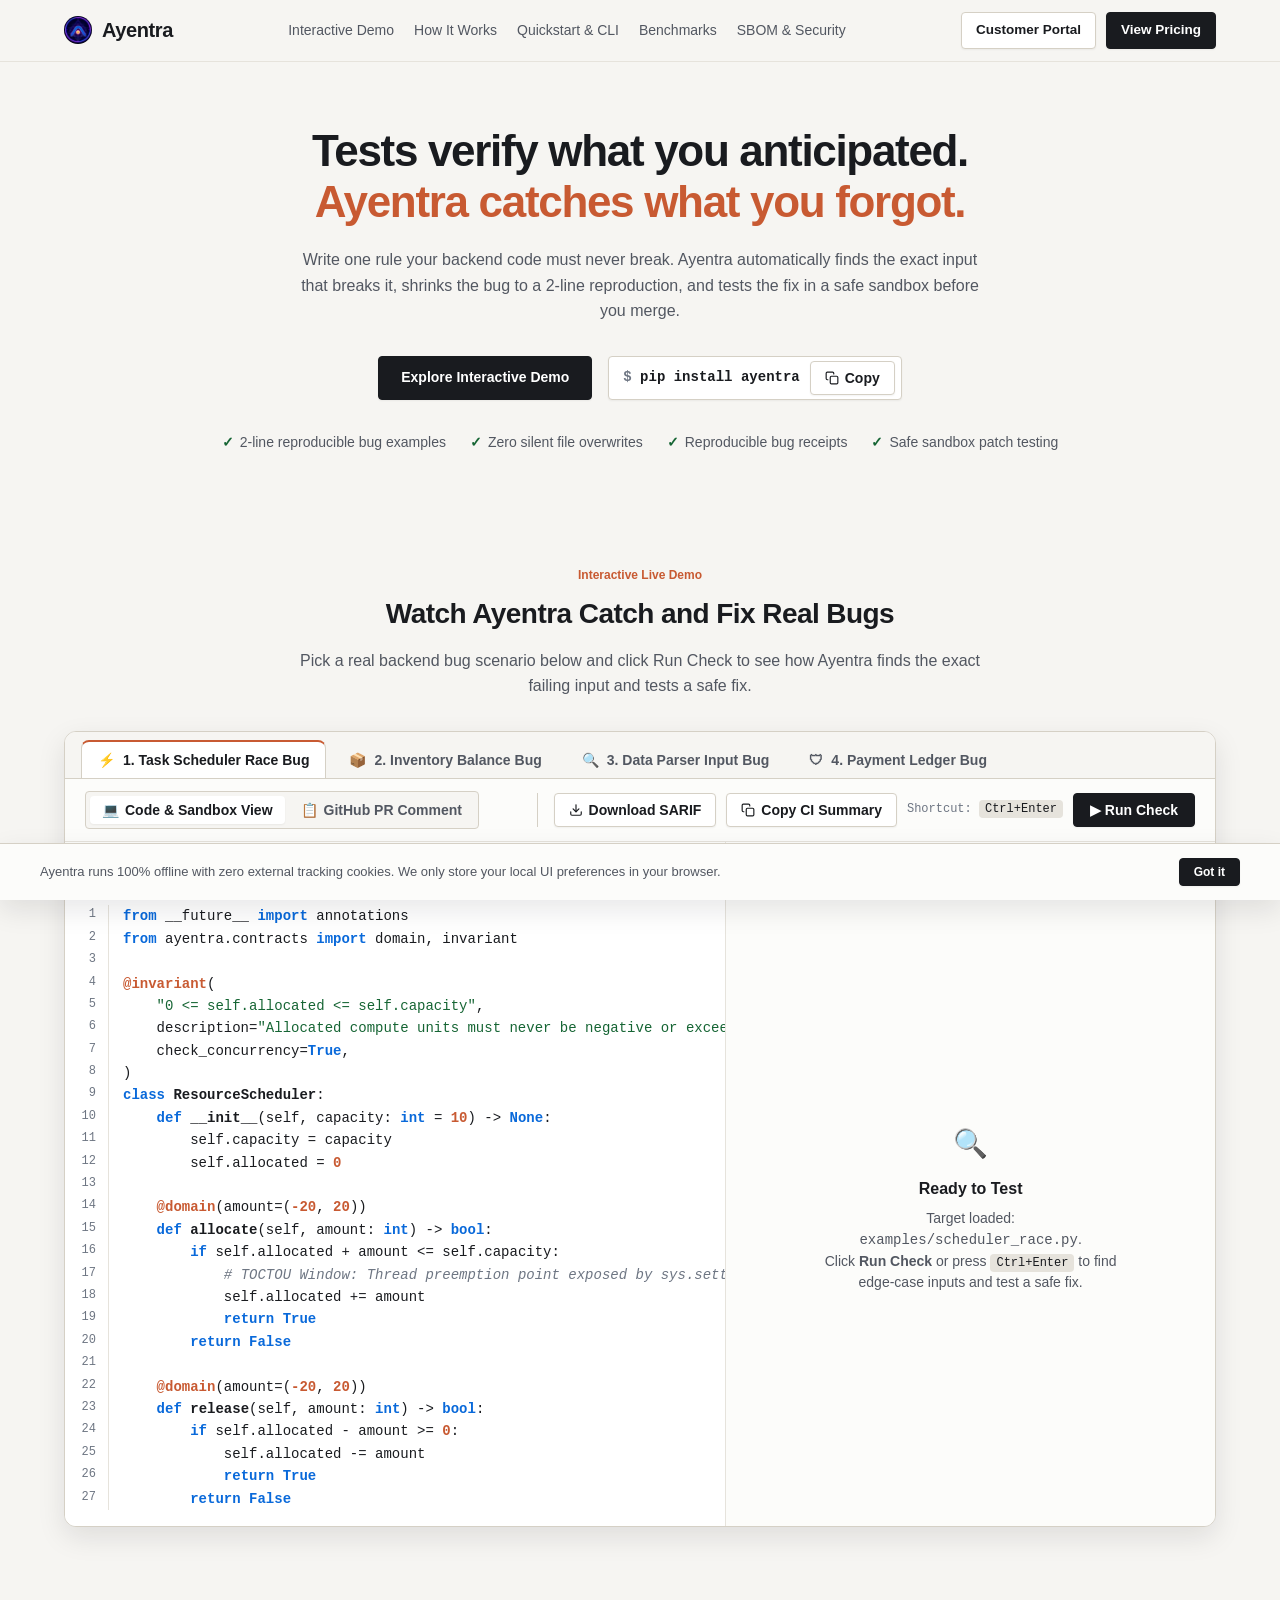
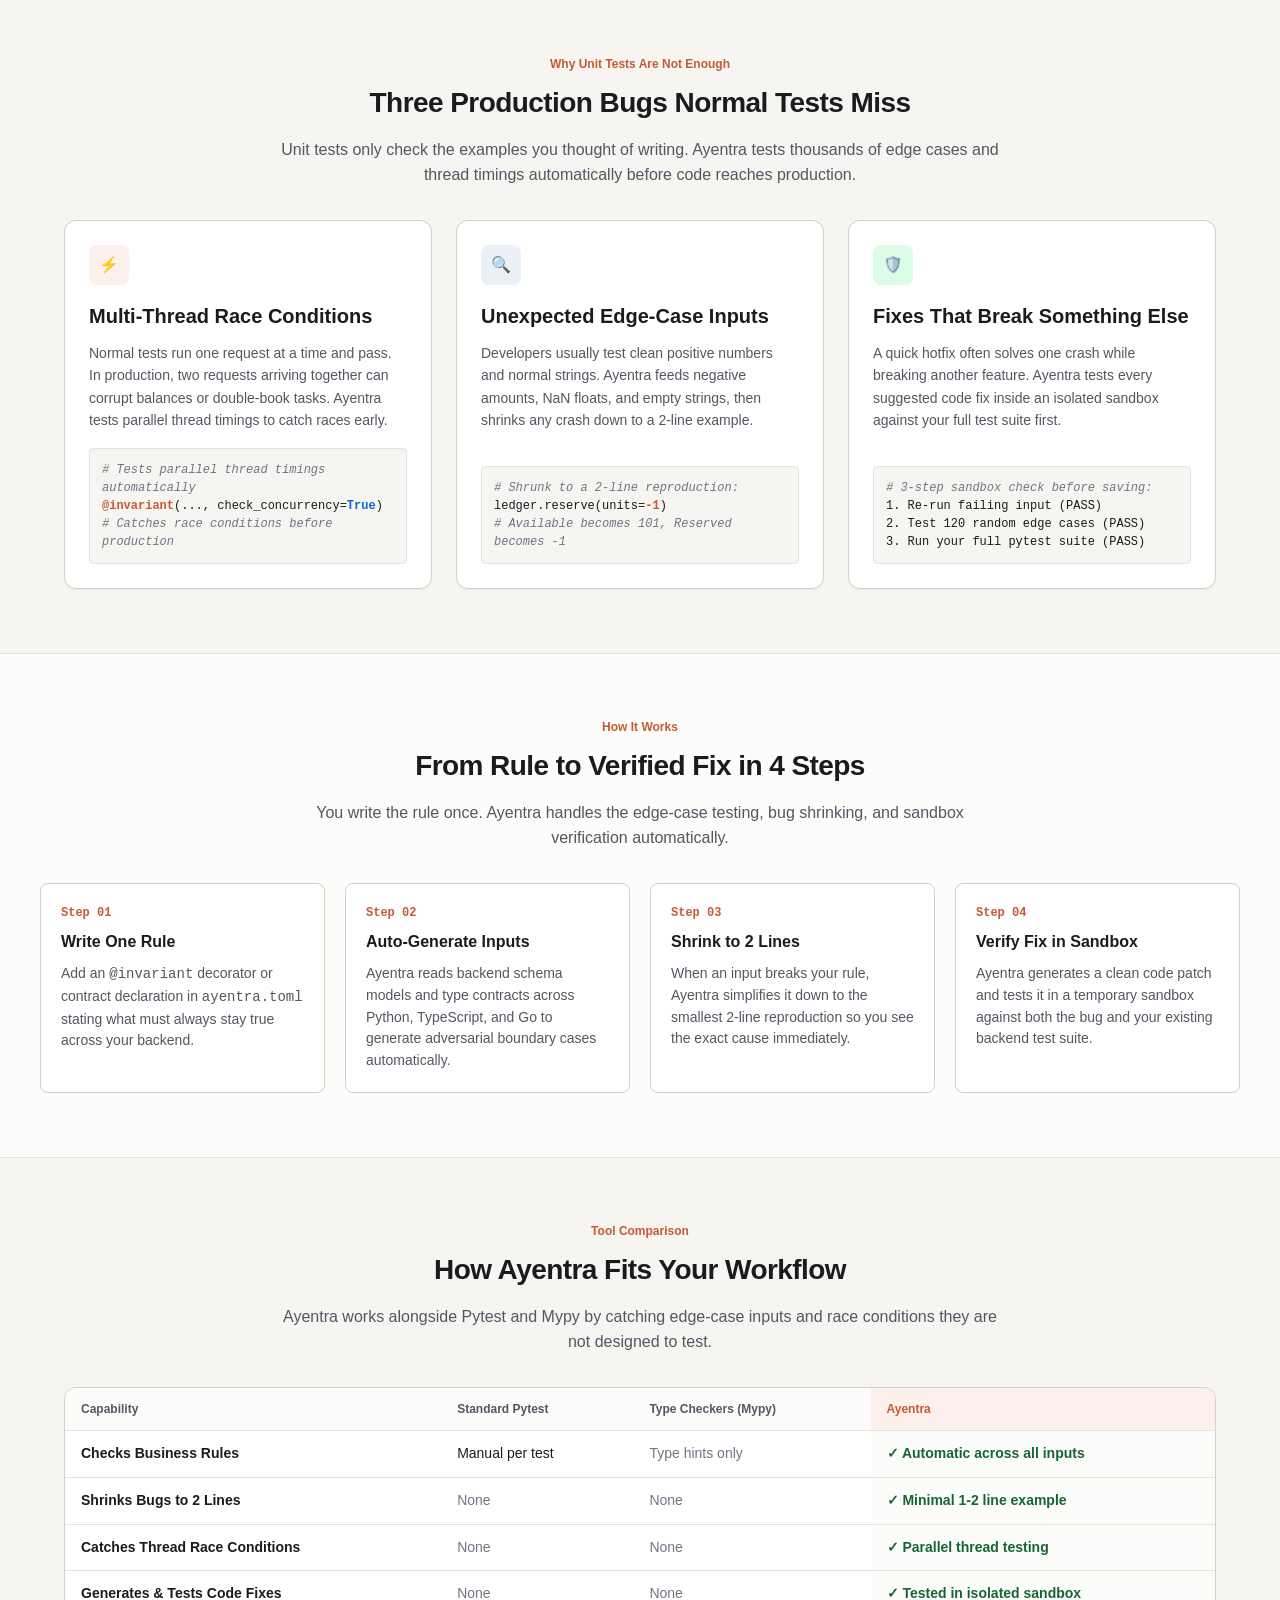
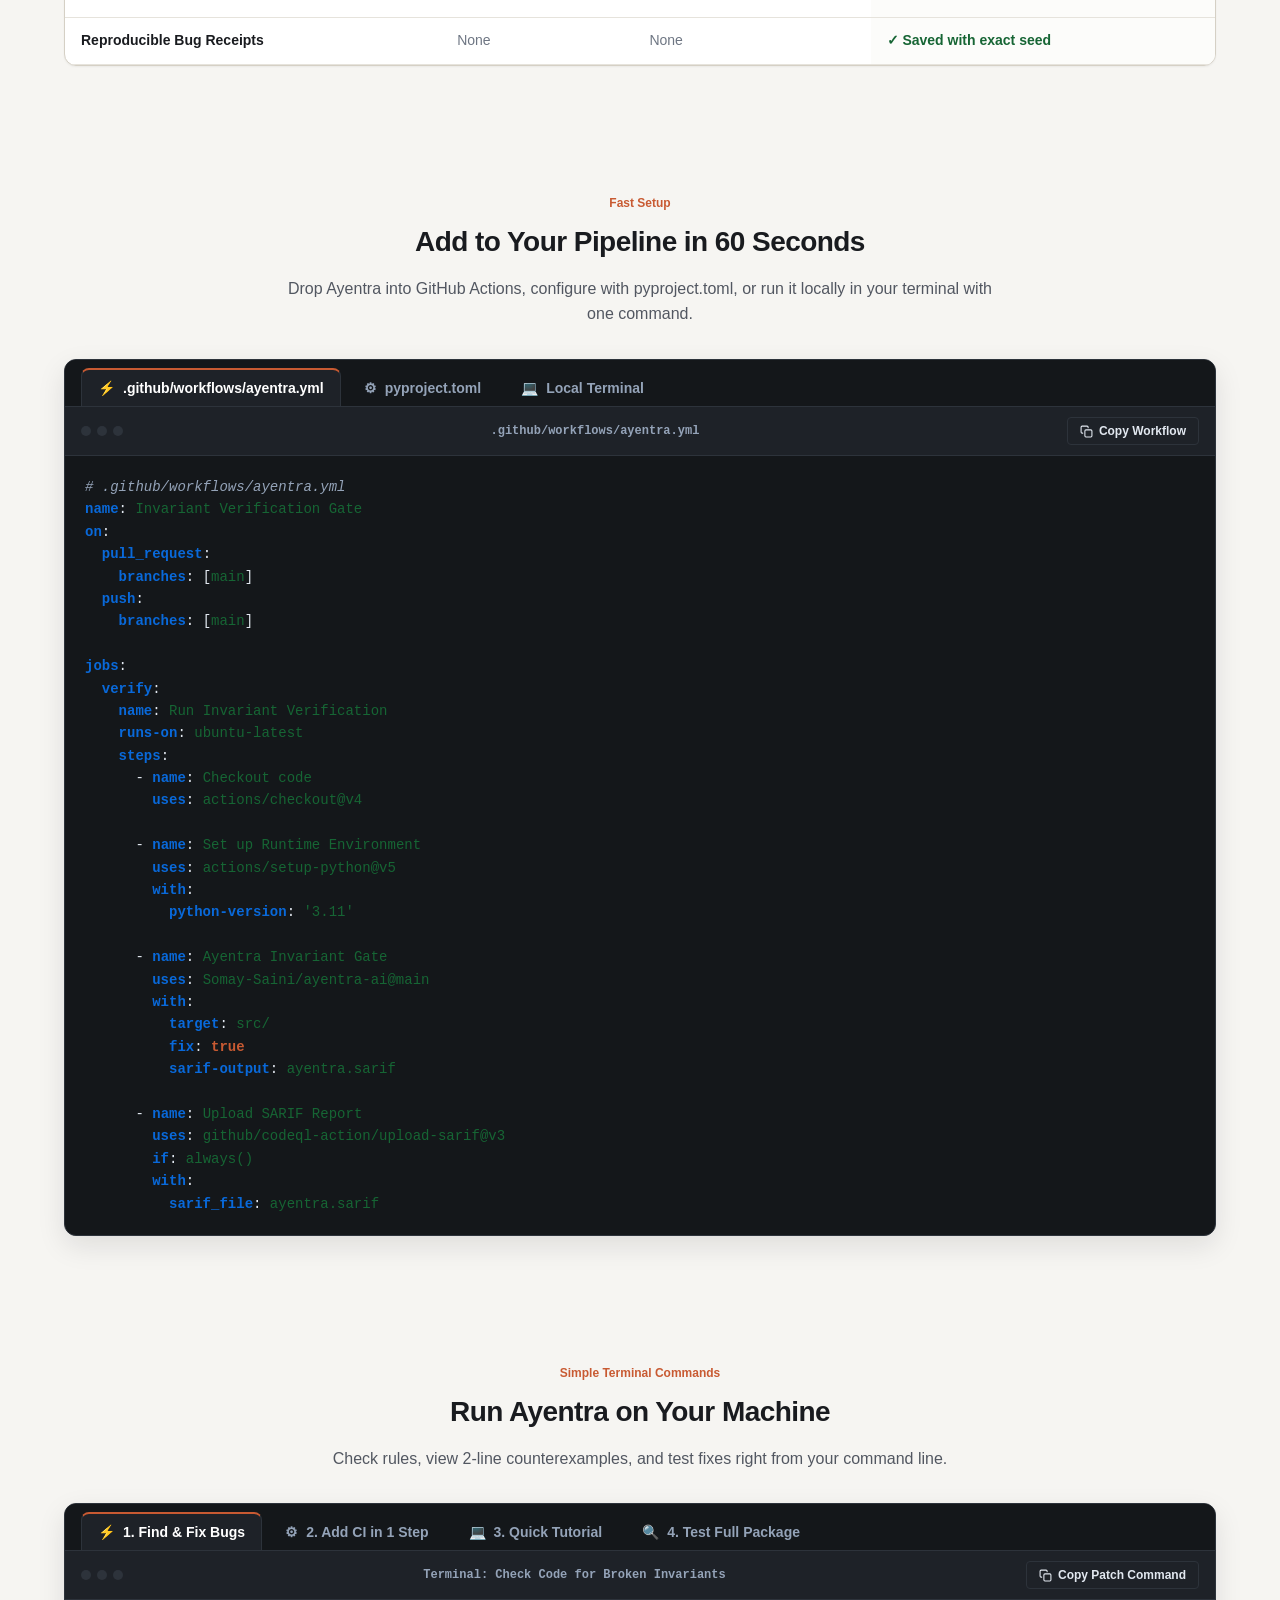
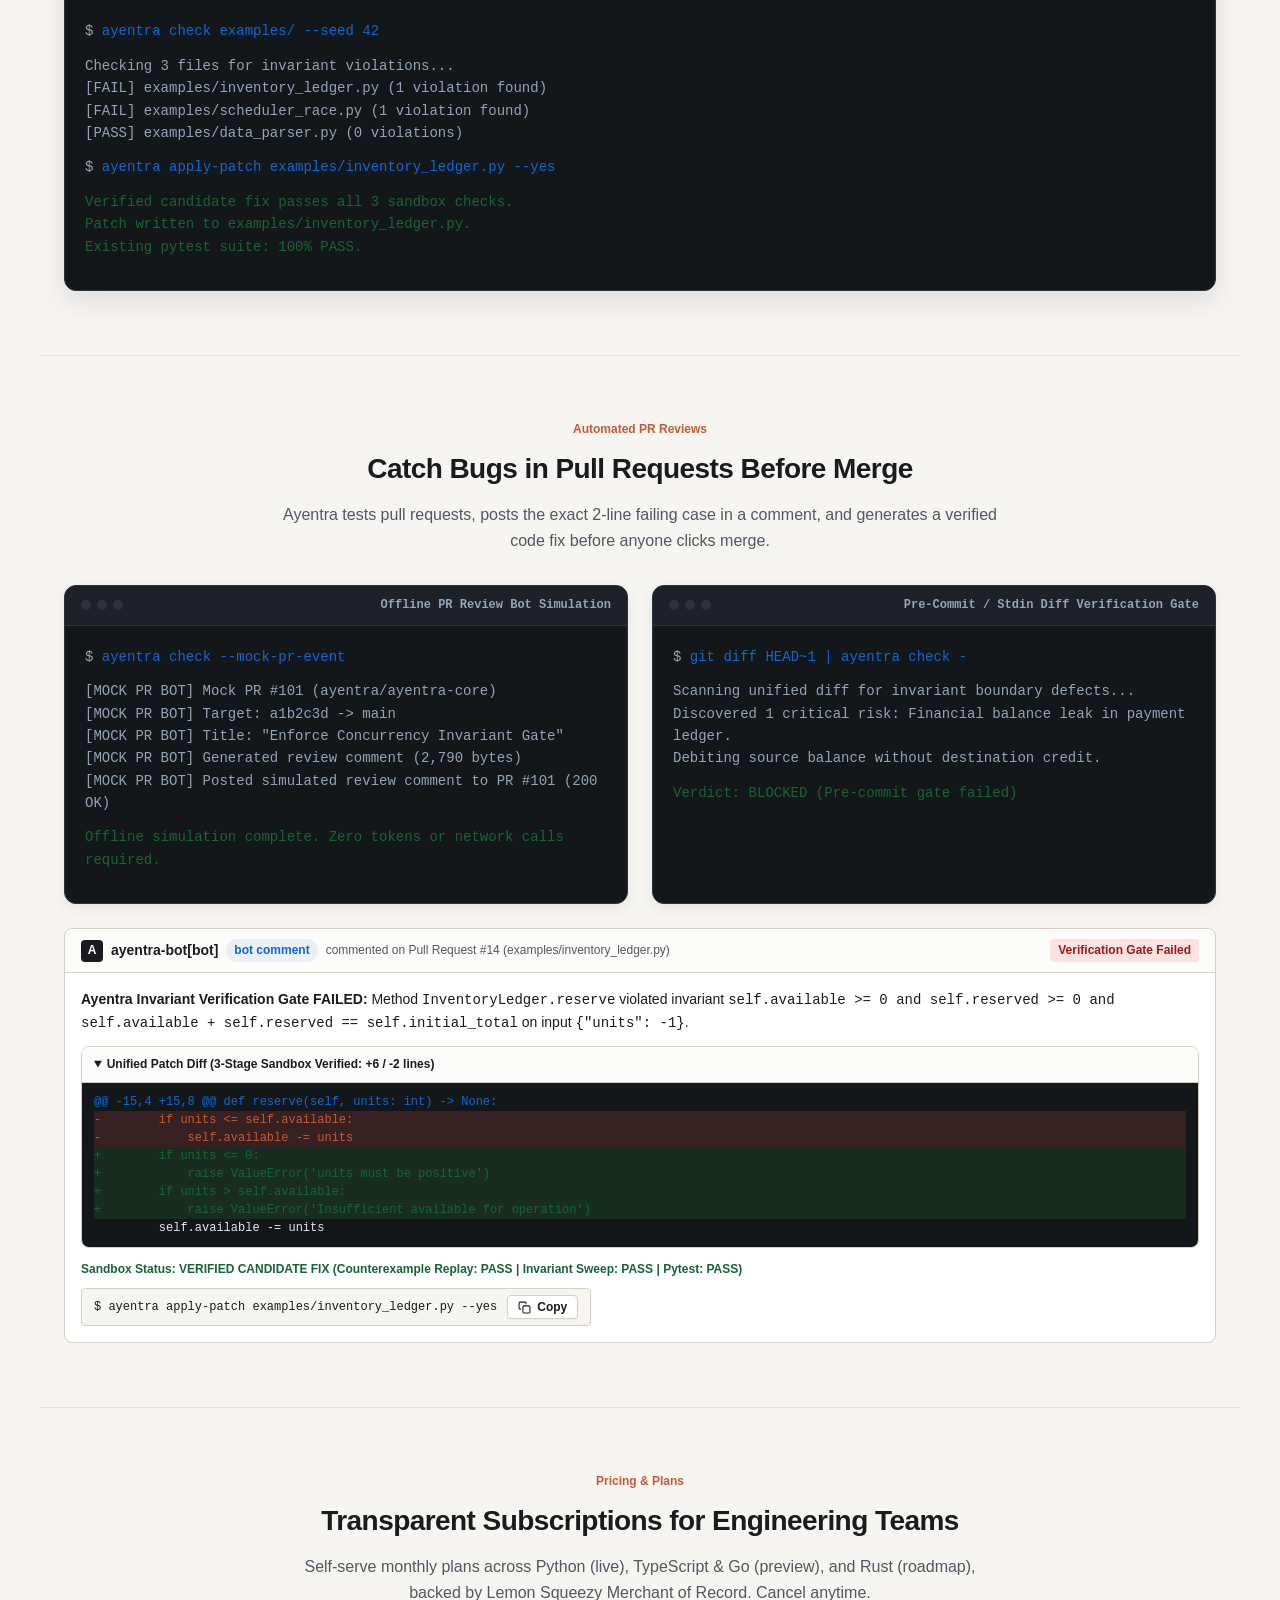
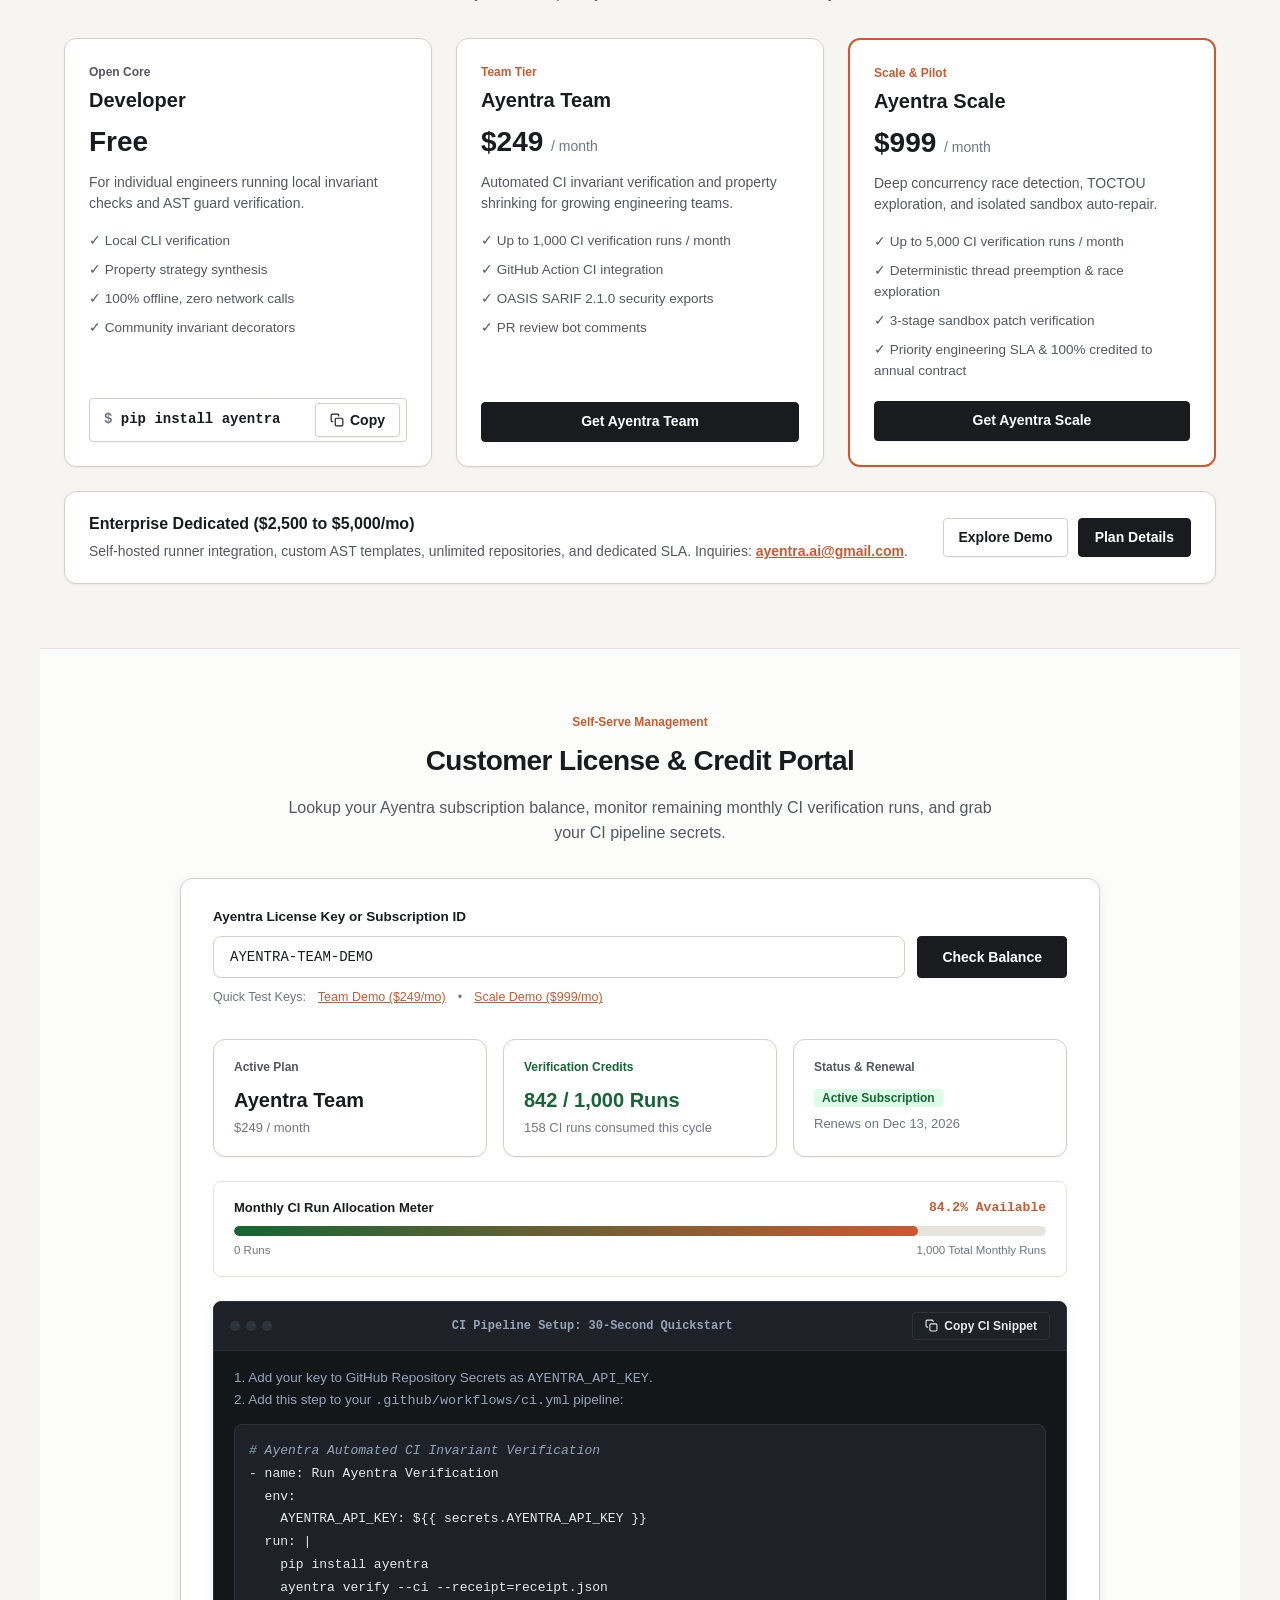
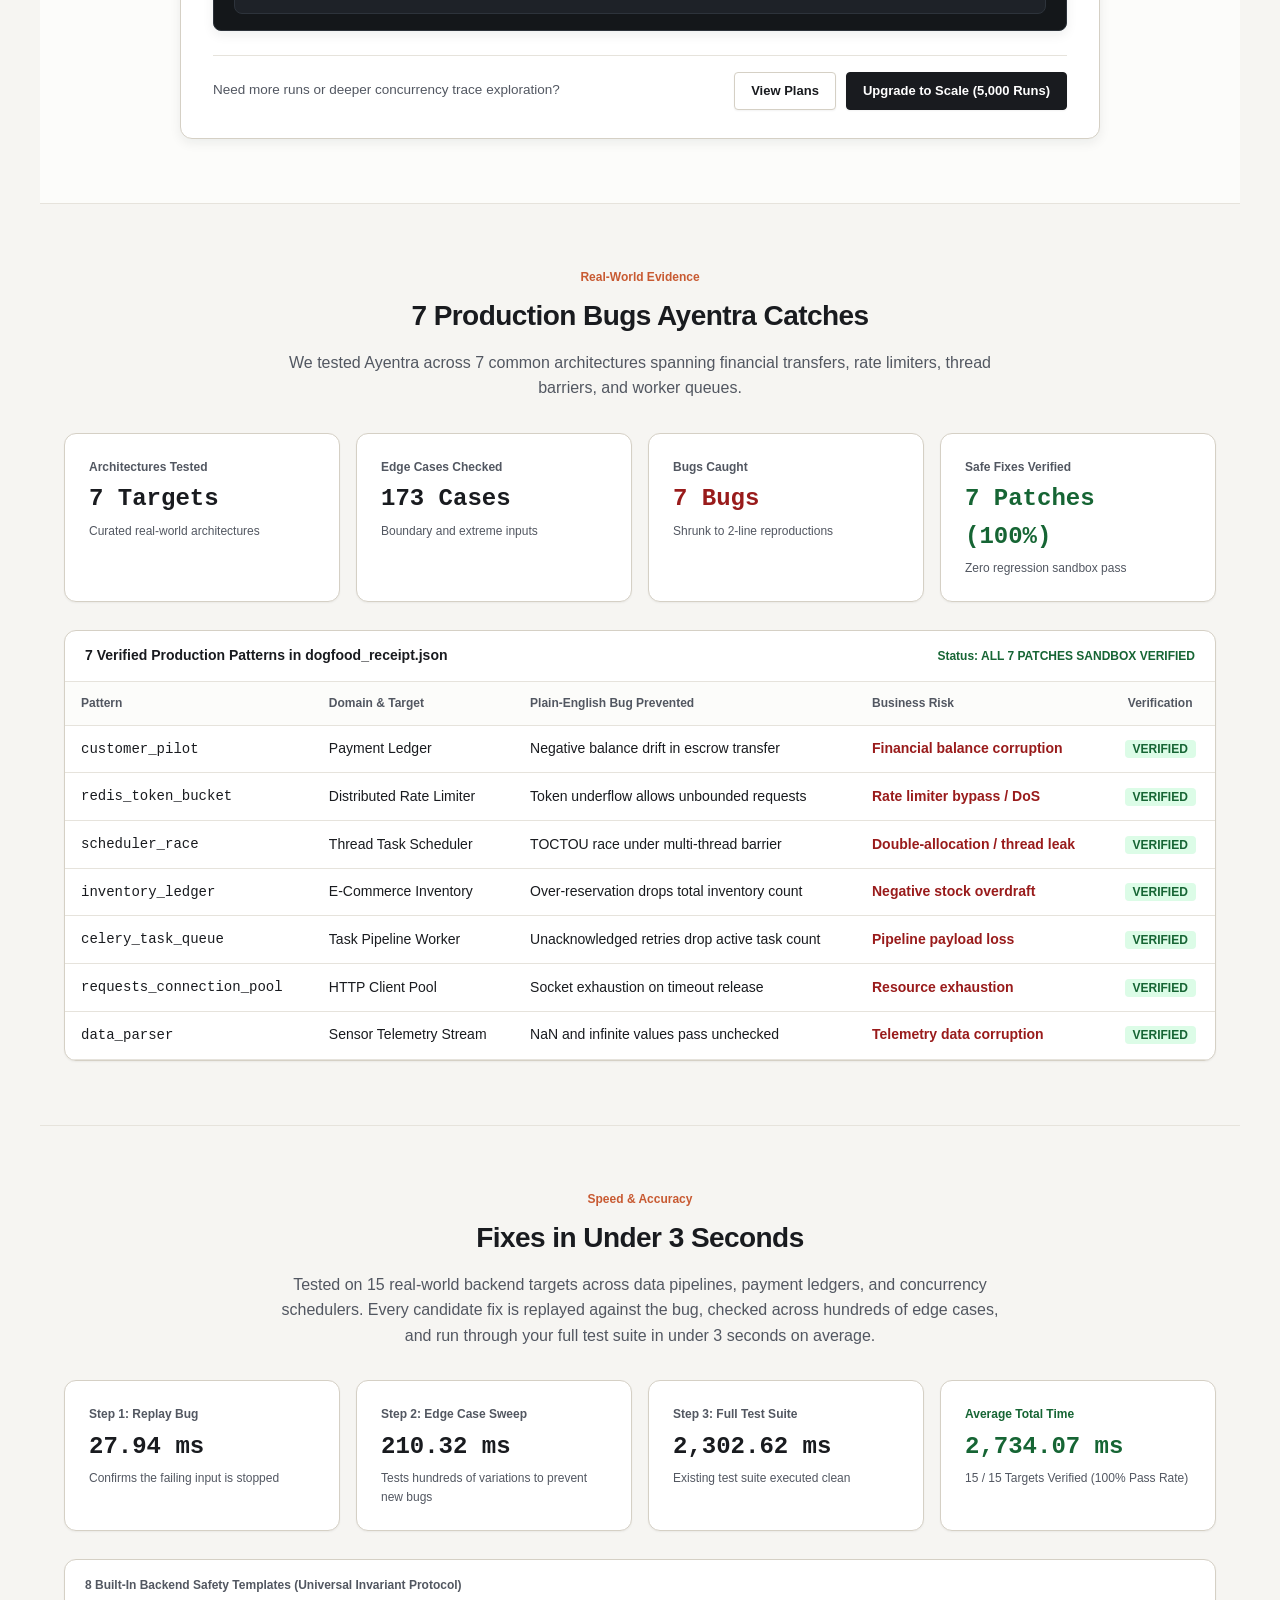
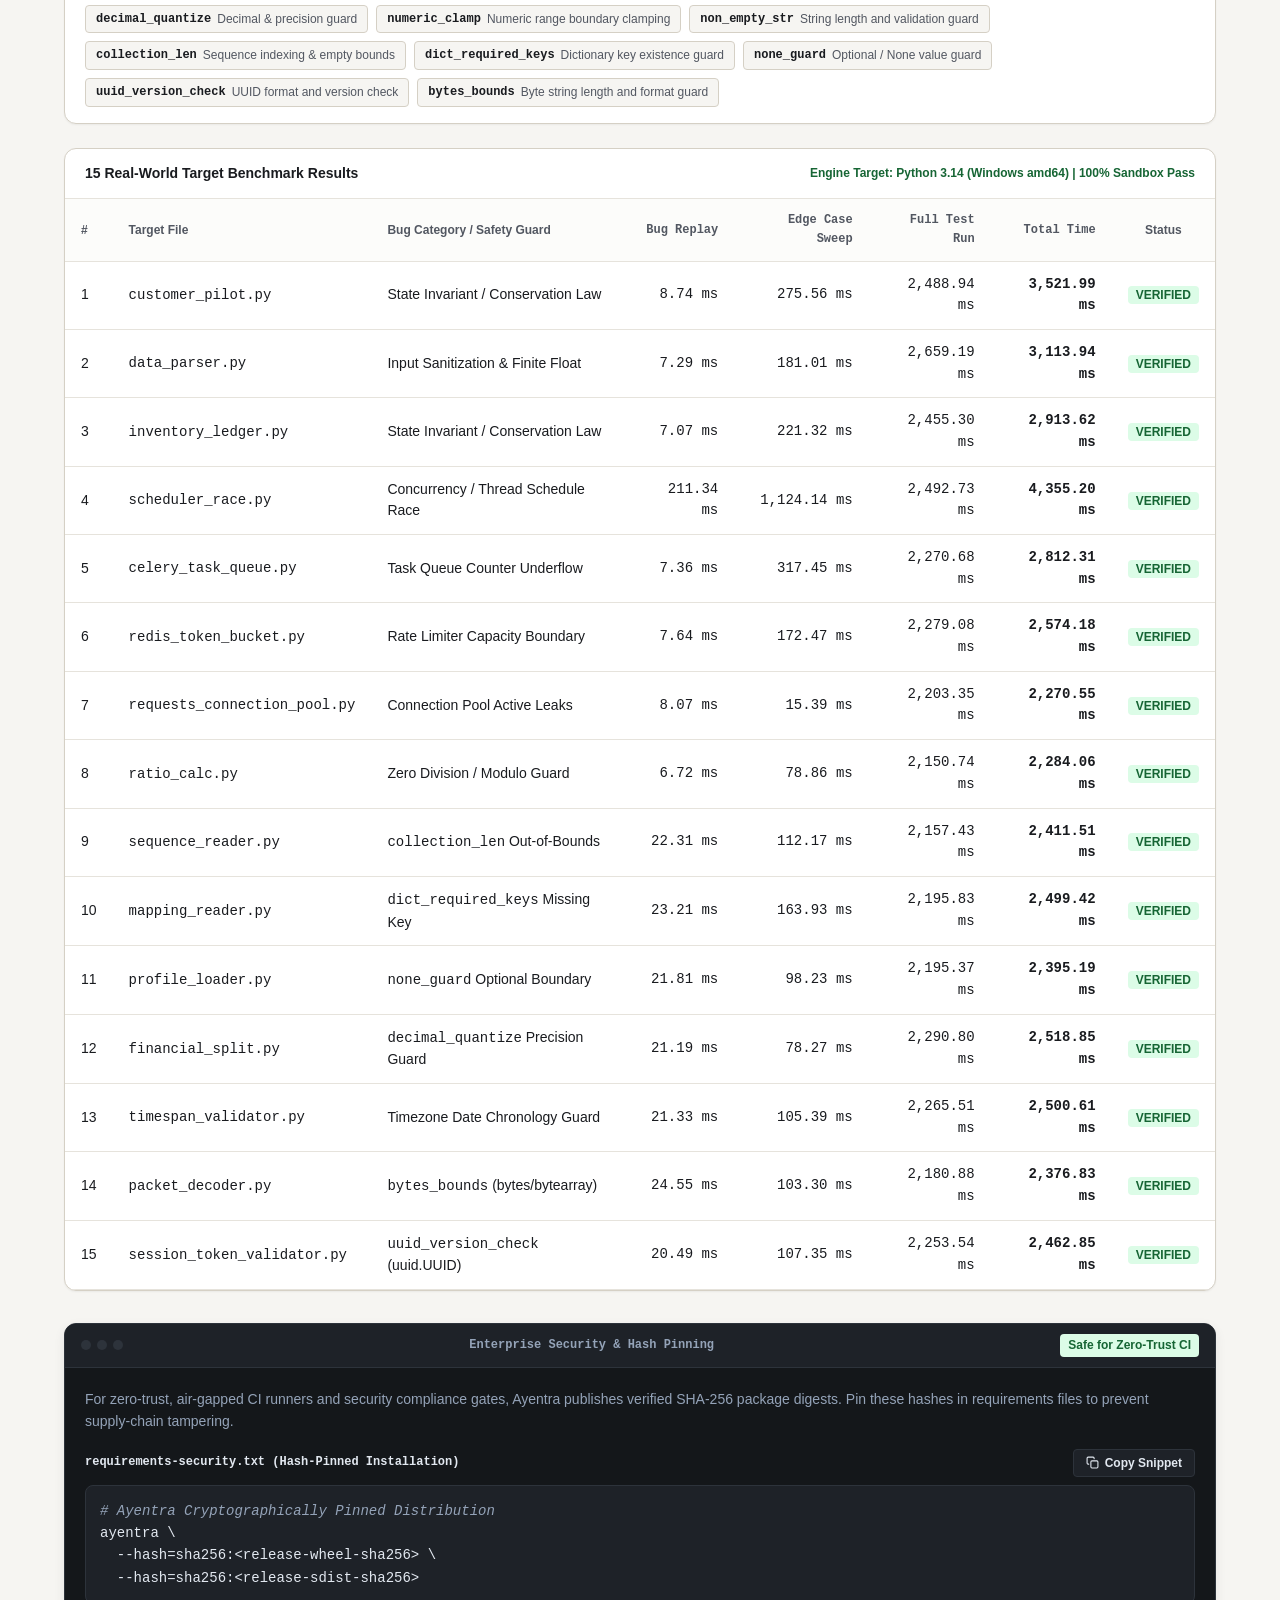
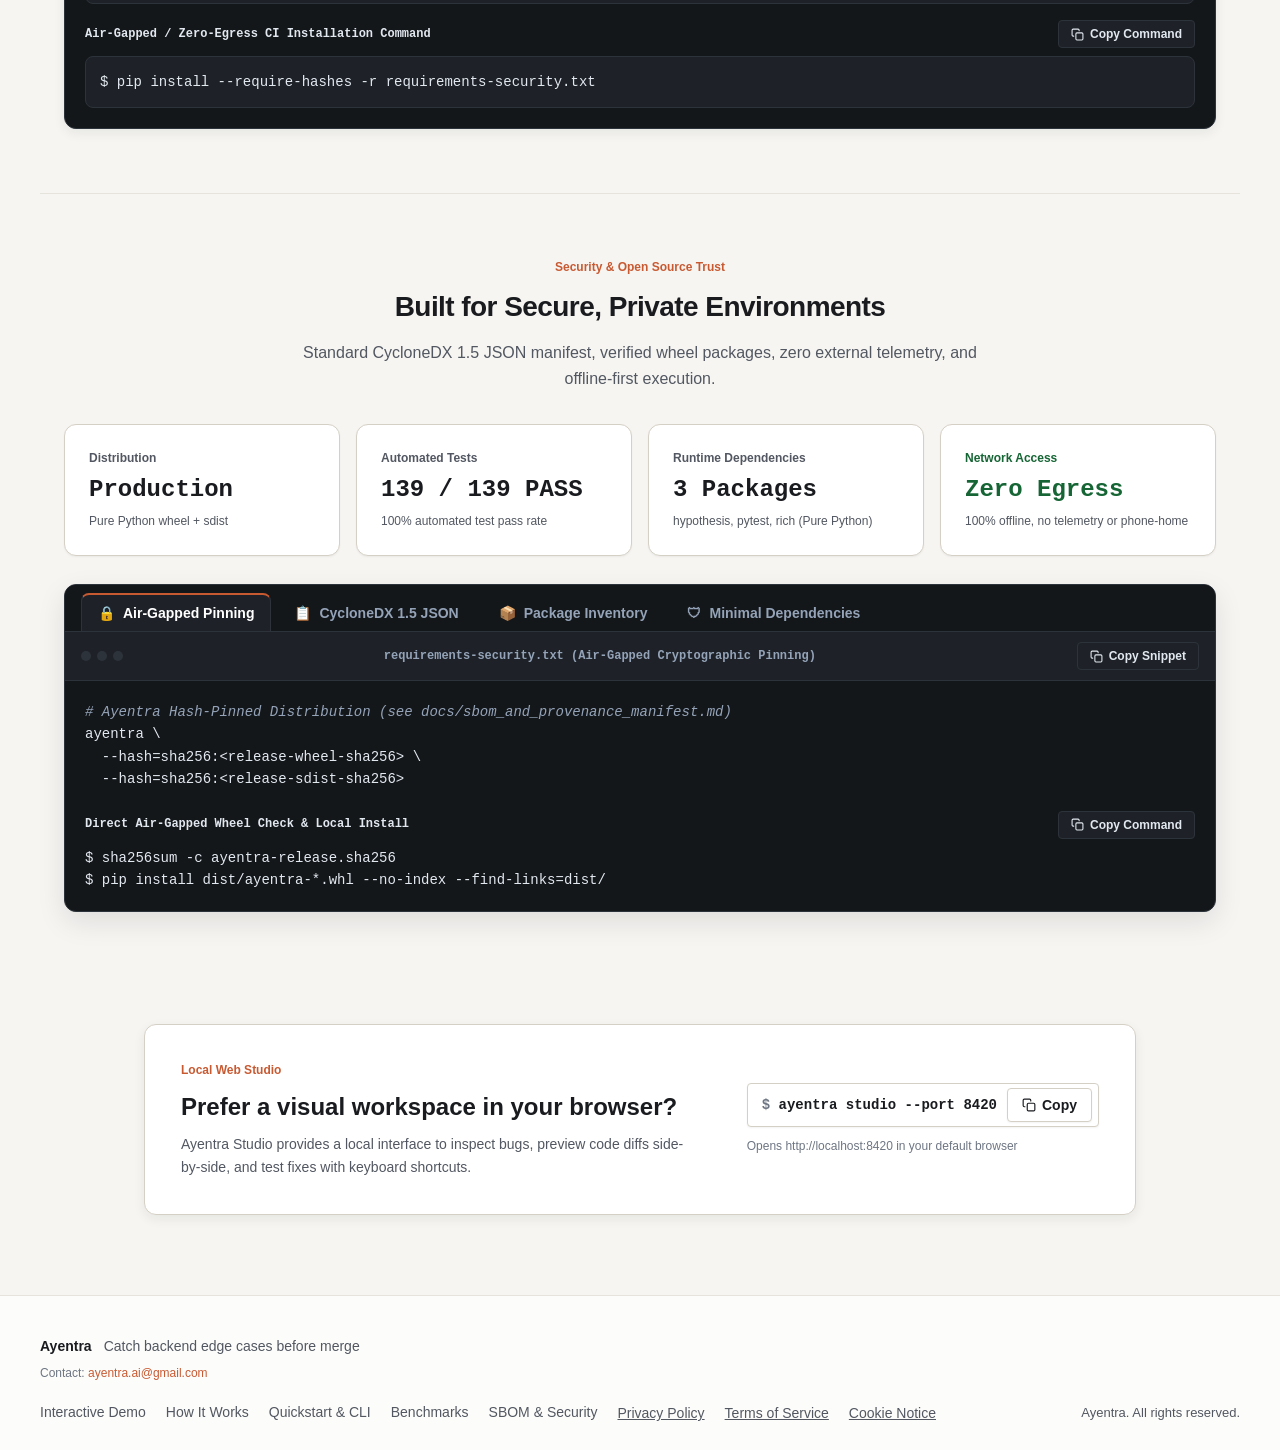
<file: src/ayentra/site/index.html>
<!DOCTYPE html>
<html lang="en">
<head>
  <meta charset="utf-8">
  <meta name="viewport" content="width=device-width, initial-scale=1">
  <title>Ayentra | Catch Backend Edge Cases & Concurrency Races Before Merge</title>
  <meta name="description" content="Write one rule your backend code must never break. Ayentra automatically finds the exact input that breaks it, shrinks the bug to a 2-line reproduction, and tests the fix in a safe sandbox before you merge.">
  <link rel="canonical" href="https://ayentra-ai.vercel.app/">
  <meta property="og:title" content="Ayentra | Catch Backend Edge Cases & Concurrency Races Before Merge">
  <meta property="og:description" content="Write one rule your backend code must never break. Ayentra finds the breaking input, shrinks it to 2 lines, and tests a safe fix before merge.">
  <meta property="og:type" content="website">
  <meta property="og:url" content="https://ayentra-ai.vercel.app/">
  <meta property="og:image" content="https://ayentra-ai.vercel.app/og-image.png">
  <meta name="twitter:card" content="summary_large_image">
  <meta name="twitter:title" content="Ayentra | Catch Backend Edge Cases & Concurrency Races Before Merge">
  <meta name="twitter:description" content="Catch backend edge cases and concurrency race conditions before merge with 2-line minimal counterexamples.">
  <link rel="icon" type="image/png" href="favicon.png">
  <link rel="stylesheet" href="styles.css">
  <script type="application/ld+json">
  {
    "@context": "https://schema.org",
    "@type": "SoftwareApplication",
    "name": "Ayentra",
    "operatingSystem": "Cross-platform",
    "applicationCategory": "DeveloperApplication",
    "description": "Invariant-aware bug finding and safe sandbox fixes for distributed backends, microservices, and CI pipelines.",
    "offers": {
      "@type": "Offer",
      "price": "0.00",
      "priceCurrency": "USD"
    }
  }
  </script>
</head>
<body>

  <!-- Navigation (Simplified to 5 Top-Level Links + 1 Primary CTA) -->
  <header class="nav-header">
    <div class="nav-container">
      <a href="#" class="brand-wrapper">
        <img src="logo.png" alt="Ayentra logo" style="width: 28px; height: 28px; border-radius: 50%; vertical-align: middle;">
        <span class="brand-name">Ayentra</span>
      </a>

      <nav aria-label="Primary navigation">
        <ul class="nav-links">
          <li><a href="#demo" class="nav-link">Interactive Demo</a></li>
          <li><a href="#how-it-works" class="nav-link">How It Works</a></li>
          <li><a href="#quickstart" class="nav-link">Quickstart &amp; CLI</a></li>
          <li><a href="#benchmark" class="nav-link">Benchmarks</a></li>
          <li><a href="#sbom" class="nav-link">SBOM &amp; Security</a></li>
        </ul>
      </nav>

      <div class="nav-actions">
        <a href="#portal" class="btn-secondary" style="text-decoration: none; padding: 7px 14px; font-size: 13.5px;">Customer Portal</a>
        <a href="#pricing" class="btn-primary" style="text-decoration: none; padding: 7px 14px; font-size: 13.5px;">View Pricing</a>
      </div>
    </div>
  </header>

  <!-- Hero Section -->
  <section class="hero-section">
    <h1 class="hero-title">
      Tests verify what you anticipated.<br>
      <span class="hero-title-accent">Ayentra catches what you forgot.</span>
    </h1>

    <p class="hero-subtitle">
      Write one rule your backend code must never break. Ayentra automatically finds the exact input that breaks it, shrinks the bug to a 2-line reproduction, and tests the fix in a safe sandbox before you merge.
    </p>

    <div class="hero-cta-group">
      <a href="#demo" class="btn-primary hero-primary-cta">
        Explore Interactive Demo
      </a>

      <div class="cli-badge-group" data-cmd="pip install ayentra" title="Click to copy install command">
        <code class="cli-badge-code"><span>$ </span>pip install ayentra</code>
        <button type="button" class="cli-copy-btn">
          <svg width="14" height="14" viewBox="0 0 24 24" fill="none" stroke="currentColor" stroke-width="2" stroke-linecap="round" stroke-linejoin="round"><rect x="9" y="9" width="13" height="13" rx="2" ry="2"></rect><path d="M5 15H4a2 2 0 0 1-2-2V4a2 2 0 0 1 2-2h9a2 2 0 0 1 2 2v1"></path></svg>
          <span>Copy</span>
        </button>
      </div>
    </div>

    <div class="hero-proof-bar">
      <div class="hero-proof-item">
        <span class="check-icon">✓</span>
        <span>2-line reproducible bug examples</span>
      </div>
      <div class="hero-proof-item">
        <span class="check-icon">✓</span>
        <span>Zero silent file overwrites</span>
      </div>
      <div class="hero-proof-item">
        <span class="check-icon">✓</span>
        <span>Reproducible bug receipts</span>
      </div>
      <div class="hero-proof-item">
        <span class="check-icon">✓</span>
        <span>Safe sandbox patch testing</span>
      </div>
    </div>
  </section>

  <!-- Interactive Demo Section -->
  <section class="demo-section" id="demo">
    <div class="section-header-centered">
      <div class="section-badge">Interactive Live Demo</div>
      <h2 class="section-title">Watch Ayentra Catch and Fix Real Bugs</h2>
      <p class="section-desc">
        Pick a real backend bug scenario below and click Run Check to see how Ayentra finds the exact failing input and tests a safe fix.
      </p>
    </div>

    <div class="demo-container">
      <!-- Unified Icon + Text Folder Tabs for Scenarios -->
      <div class="demo-scenario-bar">
        <div class="scenario-tabs" role="tablist" aria-label="Demo scenarios">
          <button type="button" class="scenario-tab active" data-scenario="scheduler" role="tab" aria-selected="true" onclick="switchDemoTarget('scheduler')">
            <span class="quickstart-tab-icon">&#9889;</span>
            <span>1. Task Scheduler Race Bug</span>
          </button>
          <button type="button" class="scenario-tab" data-scenario="inventory" role="tab" aria-selected="false" onclick="switchDemoTarget('inventory')">
            <span class="quickstart-tab-icon">&#128230;</span>
            <span>2. Inventory Balance Bug</span>
          </button>
          <button type="button" class="scenario-tab" data-scenario="parser" role="tab" aria-selected="false" onclick="switchDemoTarget('parser')">
            <span class="quickstart-tab-icon">&#128269;</span>
            <span>3. Data Parser Input Bug</span>
          </button>
          <button type="button" class="scenario-tab" data-scenario="ledger" role="tab" aria-selected="false" onclick="switchDemoTarget('ledger')">
            <span class="quickstart-tab-icon">&#128737;</span>
            <span>4. Payment Ledger Bug</span>
          </button>
        </div>
      </div>

      <!-- Clearly Separated Toolbar: View Navigation on Left, Functional Actions on Right -->
      <div class="demo-toolbar">
        <div class="view-mode-tabs" role="tablist" aria-label="Demo view modes">
          <button type="button" class="view-tab active" id="tab-view-inspector" role="tab" aria-selected="true" aria-controls="workspace-inspector" onclick="switchDemoView('inspector')">
            <span>&#128187;</span>
            <span>Code &amp; Sandbox View</span>
          </button>
          <button type="button" class="view-tab" id="tab-view-prbot" role="tab" aria-selected="false" aria-controls="workspace-prbot" onclick="switchDemoView('prbot')">
            <span>&#128203;</span>
            <span>GitHub PR Comment</span>
          </button>
        </div>

        <div class="demo-action-group">
          <button type="button" class="btn-secondary" id="demo-sarif-btn" onclick="downloadSarif(currentScenarioId)" aria-label="Download SARIF">
            <svg width="14" height="14" viewBox="0 0 24 24" fill="none" stroke="currentColor" stroke-width="2" stroke-linecap="round" stroke-linejoin="round"><path d="M21 15v4a2 2 0 0 1-2 2H5a2 2 0 0 1-2-2v-4"></path><polyline points="7 10 12 15 17 10"></polyline><line x1="12" y1="15" x2="12" y2="3"></line></svg>
            <span>Download SARIF</span>
          </button>
          <button type="button" class="btn-secondary" id="demo-ci-summary-btn" onclick="copyCiSummary(currentScenarioId)" aria-label="Copy CI Summary">
            <svg width="14" height="14" viewBox="0 0 24 24" fill="none" stroke="currentColor" stroke-width="2" stroke-linecap="round" stroke-linejoin="round"><rect x="9" y="9" width="13" height="13" rx="2" ry="2"></rect><path d="M5 15H4a2 2 0 0 1-2-2V4a2 2 0 0 1 2-2h9a2 2 0 0 1 2 2v1"></path></svg>
            <span>Copy CI Summary</span>
          </button>
          <span class="demo-shortcut-hint">Shortcut: <kbd class="kbd-badge">Ctrl+Enter</kbd></span>
          <button type="button" class="btn-run" id="run-verification-btn">
            <span>&#9654; Run Check</span>
          </button>
        </div>
      </div>

      <!-- Split Workspace -->
      <div class="demo-workspace" id="workspace-inspector" role="tabpanel" aria-labelledby="tab-view-inspector">
        <!-- Left: Code Pane with Line Number Gutter -->
        <div class="code-pane">
          <div class="pane-header">
            <div class="pane-title-group">
              <span class="pane-file-title" id="pane-file-name">examples/scheduler_race.py</span>
              <span class="pane-tag tag-contract" id="pane-tag">Thread Safety Rule</span>
            </div>
            <span style="font-size: 12px; color: var(--text-muted);">Universal Backend (Python, TS, Go)</span>
          </div>

          <div class="editor-wrapper">
            <pre class="code-block"><code id="code-content"></code></pre>
          </div>
        </div>

        <!-- Right: Inspector Pane -->
        <div class="inspector-pane">
          <div class="pane-header">
            <div class="pane-title-group">
              <span style="font-size: 14px; font-weight: 700; color: var(--text-primary);">Bug &amp; Fix Inspector</span>
            </div>
            <span class="pane-tag tag-verified">Sandbox Ready</span>
          </div>

          <div class="inspector-body" id="inspector-body">
            <!-- Populated dynamically by app.js -->
          </div>
        </div>
      </div>

      <!-- GitHub PR Bot Dedicated View -->
      <div class="pr-bot-workspace" id="workspace-prbot" role="tabpanel" aria-labelledby="tab-view-prbot" style="display: none; padding: 24px;">
        <div style="display: flex; align-items: center; justify-content: space-between; border-bottom: 1px solid var(--border-default); padding-bottom: 16px; margin-bottom: 16px; flex-wrap: wrap; gap: 12px;">
          <div>
            <div style="font-size: 20px; font-weight: 700; color: var(--text-primary); margin-bottom: 4px;" id="pr-sim-title">
              Pull Request #142: Automated Bug &amp; Fix Check
            </div>
            <div style="display: flex; align-items: center; gap: 8px; font-size: 14px; color: var(--text-secondary); flex-wrap: wrap;">
              <span class="status-pill pill-pass" id="pr-sim-state-pill">Open</span>
              <span><strong>ayentra-bot</strong> found a verified fix ready to merge into <code>main</code></span>
            </div>
          </div>
          <button type="button" class="btn-run" onclick="runVerificationSimulation()">
            <span>Re-run Check</span>
          </button>
        </div>

        <div id="pr-bot-standalone-card">
          <!-- Populated dynamically by app.js -->
        </div>
      </div>
    </div>
  </section>

  <!-- Three Mission-Critical Failures Section -->
  <section class="difference-section" id="failures">
    <div class="section-header-centered">
      <div class="section-badge">Why Unit Tests Are Not Enough</div>
      <h2 class="section-title">Three Production Bugs Normal Tests Miss</h2>
      <p class="section-desc">
        Unit tests only check the examples you thought of writing. Ayentra tests thousands of edge cases and thread timings automatically before code reaches production.
      </p>
    </div>

    <div class="cards-grid-three">
      <div class="feature-card">
        <div class="feature-icon-badge icon-race">⚡</div>
        <h3 class="feature-title">Multi-Thread Race Conditions</h3>
        <p class="feature-desc">
          Normal tests run one request at a time and pass. In production, two requests arriving together can corrupt balances or double-book tasks. Ayentra tests parallel thread timings to catch races early.
        </p>
        <div class="feature-code-snippet"><span class="cmt"># Tests parallel thread timings automatically</span>
<span class="dec">@invariant</span>(..., check_concurrency=<span class="kw">True</span>)
<span class="cmt"># Catches race conditions before production</span></div>
      </div>

      <div class="feature-card">
        <div class="feature-icon-badge icon-shrink">🔍</div>
        <h3 class="feature-title">Unexpected Edge-Case Inputs</h3>
        <p class="feature-desc">
          Developers usually test clean positive numbers and normal strings. Ayentra feeds negative amounts, NaN floats, and empty strings, then shrinks any crash down to a 2-line example.
        </p>
        <div class="feature-code-snippet"><span class="cmt"># Shrunk to a 2-line reproduction:</span>
ledger.reserve(units=<span class="num">-1</span>)
<span class="cmt"># Available becomes 101, Reserved becomes -1</span></div>
      </div>

      <div class="feature-card">
        <div class="feature-icon-badge icon-sandbox">🛡️</div>
        <h3 class="feature-title">Fixes That Break Something Else</h3>
        <p class="feature-desc">
          A quick hotfix often solves one crash while breaking another feature. Ayentra tests every suggested code fix inside an isolated sandbox against your full test suite first.
        </p>
        <div class="feature-code-snippet"><span class="cmt"># 3-step sandbox check before saving:</span>
1. Re-run failing input (PASS)
2. Test 120 random edge cases (PASS)
3. Run your full pytest suite (PASS)</div>
      </div>
    </div>
  </section>

  <!-- How It Works (Proper H2 -> H3 Outline Hierarchy) -->
  <section class="how-section" id="how-it-works">
    <div class="how-container">
      <div class="section-header-centered">
        <div class="section-badge">How It Works</div>
        <h2 class="section-title">From Rule to Verified Fix in 4 Steps</h2>
        <p class="section-desc">
          You write the rule once. Ayentra handles the edge-case testing, bug shrinking, and sandbox verification automatically.
        </p>
      </div>

      <div class="workflow-steps">
        <div class="workflow-step">
          <div class="step-num">Step 01</div>
          <h3 class="step-name">Write One Rule</h3>
          <p class="step-text">
            Add an <code>@invariant</code> decorator or contract declaration in <code>ayentra.toml</code> stating what must always stay true across your backend.
          </p>
        </div>

        <div class="workflow-step">
          <div class="step-num">Step 02</div>
          <h3 class="step-name">Auto-Generate Inputs</h3>
          <p class="step-text">
            Ayentra reads backend schema models and type contracts across Python, TypeScript, and Go to generate adversarial boundary cases automatically.
          </p>
        </div>

        <div class="workflow-step">
          <div class="step-num">Step 03</div>
          <h3 class="step-name">Shrink to 2 Lines</h3>
          <p class="step-text">
            When an input breaks your rule, Ayentra simplifies it down to the smallest 2-line reproduction so you see the exact cause immediately.
          </p>
        </div>

        <div class="workflow-step">
          <div class="step-num">Step 04</div>
          <h3 class="step-name">Verify Fix in Sandbox</h3>
          <p class="step-text">
            Ayentra generates a clean code patch and tests it in a temporary sandbox against both the bug and your existing backend test suite.
          </p>
        </div>
      </div>
    </div>
  </section>

  <!-- Comparison Table -->
  <section class="table-section" id="comparison">
    <div class="section-header-centered">
      <div class="section-badge">Tool Comparison</div>
      <h2 class="section-title">How Ayentra Fits Your Workflow</h2>
      <p class="section-desc">
        Ayentra works alongside Pytest and Mypy by catching edge-case inputs and race conditions they are not designed to test.
      </p>
    </div>

    <div class="table-wrapper">
      <div class="table-scroll">
        <table class="comp-table">
          <thead>
            <tr>
              <th>Capability</th>
              <th>Standard Pytest</th>
              <th>Type Checkers (Mypy)</th>
              <th class="col-ayentra">Ayentra</th>
            </tr>
          </thead>
          <tbody>
            <tr>
              <td><strong>Checks Business Rules</strong></td>
              <td>Manual per test</td>
              <td><span class="check-no">Type hints only</span></td>
              <td class="col-ayentra"><span class="check-yes">✓ Automatic across all inputs</span></td>
            </tr>
            <tr>
              <td><strong>Shrinks Bugs to 2 Lines</strong></td>
              <td><span class="check-no">None</span></td>
              <td><span class="check-no">None</span></td>
              <td class="col-ayentra"><span class="check-yes">✓ Minimal 1-2 line example</span></td>
            </tr>
            <tr>
              <td><strong>Catches Thread Race Conditions</strong></td>
              <td><span class="check-no">None</span></td>
              <td><span class="check-no">None</span></td>
              <td class="col-ayentra"><span class="check-yes">✓ Parallel thread testing</span></td>
            </tr>
            <tr>
              <td><strong>Generates &amp; Tests Code Fixes</strong></td>
              <td><span class="check-no">None</span></td>
              <td><span class="check-no">None</span></td>
              <td class="col-ayentra"><span class="check-yes">✓ Tested in isolated sandbox</span></td>
            </tr>
            <tr>
              <td><strong>Reproducible Bug Receipts</strong></td>
              <td><span class="check-no">None</span></td>
              <td><span class="check-no">None</span></td>
              <td class="col-ayentra"><span class="check-yes">✓ Saved with exact seed</span></td>
            </tr>
          </tbody>
        </table>
      </div>
    </div>
  </section>

  <!-- 60-Second Setup -->
  <section class="quickstart-section" id="quickstart">
    <div class="section-header-centered">
      <div class="section-badge">Fast Setup</div>
      <h2 class="section-title">Add to Your Pipeline in 60 Seconds</h2>
      <p class="section-desc">
        Drop Ayentra into GitHub Actions, configure with pyproject.toml, or run it locally in your terminal with one command.
      </p>
    </div>

    <div class="quickstart-card">
      <div class="quickstart-nav">
        <div class="quickstart-tabs" role="tablist" aria-label="Quickstart configuration tabs">
          <button type="button" class="quickstart-tab active" data-quickstart-tab="workflow" role="tab" aria-selected="true" id="tab-btn-workflow">
            <span class="quickstart-tab-icon">&#9889;</span>
            <span>.github/workflows/ayentra.yml</span>
          </button>
          <button type="button" class="quickstart-tab" data-quickstart-tab="toml" role="tab" aria-selected="false" id="tab-btn-toml">
            <span class="quickstart-tab-icon">&#9881;</span>
            <span>pyproject.toml</span>
          </button>
          <button type="button" class="quickstart-tab" data-quickstart-tab="cli" role="tab" aria-selected="false" id="tab-btn-cli">
            <span class="quickstart-tab-icon">&#128187;</span>
            <span>Local Terminal</span>
          </button>
        </div>
      </div>

      <!-- Tab Panel 1: GitHub Actions Workflow -->
      <div class="quickstart-panel active" id="quickstart-panel-workflow" role="tabpanel">
        <div class="terminal-bar">
          <div class="terminal-dots">
            <span class="dot"></span>
            <span class="dot"></span>
            <span class="dot"></span>
          </div>
          <span class="terminal-title">.github/workflows/ayentra.yml</span>
          <button type="button" class="quickstart-copy-btn" data-copy-target="workflow" title="Copy GitHub Actions workflow">
            <svg width="13" height="13" viewBox="0 0 24 24" fill="none" stroke="currentColor" stroke-width="2" stroke-linecap="round" stroke-linejoin="round"><rect x="9" y="9" width="13" height="13" rx="2" ry="2"></rect><path d="M5 15H4a2 2 0 0 1-2-2V4a2 2 0 0 1 2-2h9a2 2 0 0 1 2 2v1"></path></svg>
            <span>Copy Workflow</span>
          </button>
        </div>
        <div class="quickstart-terminal-body">
          <pre class="quickstart-code"><code id="code-quickstart-workflow"><span class="syn-comment"># .github/workflows/ayentra.yml</span>
<span class="syn-key">name</span>: <span class="syn-str">Invariant Verification Gate</span>
<span class="syn-key">on</span>:
  <span class="syn-key">pull_request</span>:
    <span class="syn-key">branches</span>: [<span class="syn-str">main</span>]
  <span class="syn-key">push</span>:
    <span class="syn-key">branches</span>: [<span class="syn-str">main</span>]

<span class="syn-key">jobs</span>:
  <span class="syn-key">verify</span>:
    <span class="syn-key">name</span>: <span class="syn-str">Run Invariant Verification</span>
    <span class="syn-key">runs-on</span>: <span class="syn-str">ubuntu-latest</span>
    <span class="syn-key">steps</span>:
      - <span class="syn-key">name</span>: <span class="syn-str">Checkout code</span>
        <span class="syn-key">uses</span>: <span class="syn-str">actions/checkout@v4</span>

      - <span class="syn-key">name</span>: <span class="syn-str">Set up Runtime Environment</span>
        <span class="syn-key">uses</span>: <span class="syn-str">actions/setup-python@v5</span>
        <span class="syn-key">with</span>:
          <span class="syn-key">python-version</span>: <span class="syn-str">'3.11'</span>

      - <span class="syn-key">name</span>: <span class="syn-str">Ayentra Invariant Gate</span>
        <span class="syn-key">uses</span>: <span class="syn-str">Somay-Saini/ayentra-ai@main</span>
        <span class="syn-key">with</span>:
          <span class="syn-key">target</span>: <span class="syn-str">src/</span>
          <span class="syn-key">fix</span>: <span class="syn-bool">true</span>
          <span class="syn-key">sarif-output</span>: <span class="syn-str">ayentra.sarif</span>

      - <span class="syn-key">name</span>: <span class="syn-str">Upload SARIF Report</span>
        <span class="syn-key">uses</span>: <span class="syn-str">github/codeql-action/upload-sarif@v3</span>
        <span class="syn-key">if</span>: <span class="syn-str">always()</span>
        <span class="syn-key">with</span>:
          <span class="syn-key">sarif_file</span>: <span class="syn-str">ayentra.sarif</span></code></pre>
        </div>
      </div>

      <!-- Tab Panel 2: pyproject.toml -->
      <div class="quickstart-panel" id="quickstart-panel-toml" role="tabpanel" style="display: none;">
        <div class="terminal-bar">
          <div class="terminal-dots">
            <span class="dot"></span>
            <span class="dot"></span>
            <span class="dot"></span>
          </div>
          <span class="terminal-title">pyproject.toml</span>
          <button type="button" class="quickstart-copy-btn" data-copy-target="toml" title="Copy pyproject.toml configuration">
            <svg width="13" height="13" viewBox="0 0 24 24" fill="none" stroke="currentColor" stroke-width="2" stroke-linecap="round" stroke-linejoin="round"><rect x="9" y="9" width="13" height="13" rx="2" ry="2"></rect><path d="M5 15H4a2 2 0 0 1-2-2V4a2 2 0 0 1 2-2h9a2 2 0 0 1 2 2v1"></path></svg>
            <span>Copy Config</span>
          </button>
        </div>
        <div class="quickstart-terminal-body">
          <pre class="quickstart-code"><code id="code-quickstart-toml"><span class="syn-comment"># pyproject.toml</span>
[<span class="syn-sec">tool.ayentra</span>]
<span class="syn-key">target</span> = <span class="syn-str">"src/"</span>
<span class="syn-key">max_examples</span> = <span class="syn-num">120</span>
<span class="syn-key">check_concurrency</span> = <span class="syn-bool">true</span>
<span class="syn-key">sandbox_timeout</span> = <span class="syn-num">30</span>
<span class="syn-key">sarif_output</span> = <span class="syn-str">"ayentra.sarif"</span>
<span class="syn-key">fail_on_violation</span> = <span class="syn-bool">true</span>
<span class="syn-key">deterministic_receipt</span> = <span class="syn-bool">true</span></code></pre>
        </div>
      </div>

      <!-- Tab Panel 3: Local CLI -->
      <div class="quickstart-panel" id="quickstart-panel-cli" role="tabpanel" style="display: none;">
        <div class="terminal-bar">
          <div class="terminal-dots">
            <span class="dot"></span>
            <span class="dot"></span>
            <span class="dot"></span>
          </div>
          <span class="terminal-title">Terminal: Run Invariant Check Locally</span>
          <button type="button" class="quickstart-copy-btn" data-copy-target="cli" title="Copy local CLI command">
            <svg width="13" height="13" viewBox="0 0 24 24" fill="none" stroke="currentColor" stroke-width="2" stroke-linecap="round" stroke-linejoin="round"><rect x="9" y="9" width="13" height="13" rx="2" ry="2"></rect><path d="M5 15H4a2 2 0 0 1-2-2V4a2 2 0 0 1 2-2h9a2 2 0 0 1 2 2v1"></path></svg>
            <span>Copy Command</span>
          </button>
        </div>
        <div class="quickstart-terminal-body">
          <div class="term-line">
            <span class="term-out">$ </span><span class="term-cmd">pip install ayentra &amp;&amp; ayentra check src/ --fix --ci</span>
          </div>
          <div class="term-line term-out">
            [ayentra] Discovered 4 invariant contracts across src/<br>
            [ayentra] Testing property rules across edge cases...<br>
            [PASS] src/ledger.py: balance_non_negative (120/120 cases passed)<br>
            [PASS] src/scheduler.py: no_deadlock_on_cancel (120/120 cases passed)<br>
            [PASS] src/discount.py: price_after_discount_bounded (120/120 cases passed)<br>
            [PASS] src/rbac.py: admin_invariant_retained (120/120 cases passed)
          </div>
          <div class="term-line term-highlight">
            Result: All 4 rules satisfied (0 bugs found).<br>
            SARIF report: ayentra.sarif (0 diagnostics).<br>
            Execution receipt: ayentra.receipt.json (verified).
          </div>
        </div>
      </div>
    </div>
  </section>

  <!-- CLI Reference & Dogfooding (Converted from 2x2 Noisy Grid into Unified Tabbed Viewer) -->
  <section class="cli-section" id="cli">
    <div class="section-header-centered">
      <div class="section-badge">Simple Terminal Commands</div>
      <h2 class="section-title">Run Ayentra on Your Machine</h2>
      <p class="section-desc">
        Check rules, view 2-line counterexamples, and test fixes right from your command line.
      </p>
    </div>

    <div class="quickstart-card">
      <div class="quickstart-nav">
        <div class="quickstart-tabs" role="tablist" aria-label="CLI workflow examples">
          <button type="button" class="quickstart-tab cli-workflow-tab active" data-cli-tab="check" role="tab" aria-selected="true">
            <span class="quickstart-tab-icon">&#9889;</span>
            <span>1. Find &amp; Fix Bugs</span>
          </button>
          <button type="button" class="quickstart-tab cli-workflow-tab" data-cli-tab="init" role="tab" aria-selected="false">
            <span class="quickstart-tab-icon">&#9881;</span>
            <span>2. Add CI in 1 Step</span>
          </button>
          <button type="button" class="quickstart-tab cli-workflow-tab" data-cli-tab="demo" role="tab" aria-selected="false">
            <span class="quickstart-tab-icon">&#128187;</span>
            <span>3. Quick Tutorial</span>
          </button>
          <button type="button" class="quickstart-tab cli-workflow-tab" data-cli-tab="dogfood" role="tab" aria-selected="false">
            <span class="quickstart-tab-icon">&#128269;</span>
            <span>4. Test Full Package</span>
          </button>
        </div>
      </div>

      <!-- CLI Tab 1: Check & Apply Patch -->
      <div class="quickstart-panel active" id="cli-panel-check" role="tabpanel">
        <div class="terminal-bar">
          <div class="terminal-dots"><span class="dot"></span><span class="dot"></span><span class="dot"></span></div>
          <span class="terminal-title">Terminal: Check Code for Broken Invariants</span>
          <button type="button" class="quickstart-copy-btn" onclick="copyToClipboard('ayentra apply-patch examples/inventory_ledger.py --yes', 'Patch command copied')">
            <svg width="13" height="13" viewBox="0 0 24 24" fill="none" stroke="currentColor" stroke-width="2" stroke-linecap="round" stroke-linejoin="round"><rect x="9" y="9" width="13" height="13" rx="2" ry="2"></rect><path d="M5 15H4a2 2 0 0 1-2-2V4a2 2 0 0 1 2-2h9a2 2 0 0 1 2 2v1"></path></svg>
            <span>Copy Patch Command</span>
          </button>
        </div>
        <div class="quickstart-terminal-body">
          <div class="term-line">
            <span class="term-out">$ </span><code class="term-cmd">ayentra check examples/ --seed 42</code>
          </div>
          <div class="term-line term-out">
            Checking 3 files for invariant violations...<br>
            [FAIL] examples/inventory_ledger.py (1 violation found)<br>
            [FAIL] examples/scheduler_race.py (1 violation found)<br>
            [PASS] examples/data_parser.py (0 violations)
          </div>
          <div class="term-line">
            <span class="term-out">$ </span><code class="term-cmd">ayentra apply-patch examples/inventory_ledger.py --yes</code>
          </div>
          <div class="term-line term-highlight">
            Verified candidate fix passes all 3 sandbox checks.<br>
            Patch written to examples/inventory_ledger.py.<br>
            Existing pytest suite: 100% PASS.
          </div>
        </div>
      </div>

      <!-- CLI Tab 2: Customer Pilot Onboarding -->
      <div class="quickstart-panel" id="cli-panel-init" role="tabpanel" style="display: none;">
        <div class="terminal-bar">
          <div class="terminal-dots"><span class="dot"></span><span class="dot"></span><span class="dot"></span></div>
          <span class="terminal-title">Terminal: Automatic CI Configuration</span>
          <button type="button" class="quickstart-copy-btn" onclick="copyToClipboard('ayentra init --ci', 'Init command copied')">
            <svg width="13" height="13" viewBox="0 0 24 24" fill="none" stroke="currentColor" stroke-width="2" stroke-linecap="round" stroke-linejoin="round"><rect x="9" y="9" width="13" height="13" rx="2" ry="2"></rect><path d="M5 15H4a2 2 0 0 1-2-2V4a2 2 0 0 1 2-2h9a2 2 0 0 1 2 2v1"></path></svg>
            <span>Copy Command</span>
          </button>
        </div>
        <div class="quickstart-terminal-body">
          <div class="term-line">
            <span class="term-out">$ </span><code class="term-cmd">ayentra init --ci</code>
          </div>
          <div class="term-line term-out">
            Scanning repository structure... Detected backend services at src/<br>
            Loaded invariant adapter: Python (Native), TypeScript &amp; Go (Preview)<br>
            Created contract configuration: ayentra.toml<br>
            Created GitHub Actions workflow: .github/workflows/ayentra.yml
          </div>
          <div class="term-line term-highlight">
            Setup complete. Pull requests are now protected automatically.
          </div>
        </div>
      </div>

      <!-- CLI Tab 3: Guided Walkthrough -->
      <div class="quickstart-panel" id="cli-panel-demo" role="tabpanel" style="display: none;">
        <div class="terminal-bar">
          <div class="terminal-dots"><span class="dot"></span><span class="dot"></span><span class="dot"></span></div>
          <span class="terminal-title">Terminal: Quick Interactive Tutorial</span>
          <button type="button" class="quickstart-copy-btn" onclick="copyToClipboard('ayentra demo', 'Demo command copied')">
            <svg width="13" height="13" viewBox="0 0 24 24" fill="none" stroke="currentColor" stroke-width="2" stroke-linecap="round" stroke-linejoin="round"><rect x="9" y="9" width="13" height="13" rx="2" ry="2"></rect><path d="M5 15H4a2 2 0 0 1-2-2V4a2 2 0 0 1 2-2h9a2 2 0 0 1 2 2v1"></path></svg>
            <span>Copy Command</span>
          </button>
        </div>
        <div class="quickstart-terminal-body">
          <div class="term-line">
            <span class="term-out">$ </span><code class="term-cmd">ayentra demo</code>
          </div>
          <div class="term-line term-out">
            Launching interactive invariant walkthrough...<br>
            [1/3] Concurrency race condition detected in scheduler<br>
            [2/3] Shrinking failing vector to minimal counterexample<br>
            [3/3] Sandbox patch synthesized and verified against pytest suite
          </div>
          <div class="term-line term-highlight">
            Guided demo complete. Ready for real production codebases.
          </div>
        </div>
      </div>

      <!-- CLI Tab 4: Dogfooding Sweep -->
      <div class="quickstart-panel" id="cli-panel-dogfood" role="tabpanel" style="display: none;">
        <div class="terminal-bar">
          <div class="terminal-dots"><span class="dot"></span><span class="dot"></span><span class="dot"></span></div>
          <span class="terminal-title">Terminal: Package-Wide Verification Sweep</span>
          <button type="button" class="quickstart-copy-btn" onclick="copyToClipboard('ayentra dogfood --package redis-py --seed 42', 'Dogfood command copied')">
            <svg width="13" height="13" viewBox="0 0 24 24" fill="none" stroke="currentColor" stroke-width="2" stroke-linecap="round" stroke-linejoin="round"><rect x="9" y="9" width="13" height="13" rx="2" ry="2"></rect><path d="M5 15H4a2 2 0 0 1-2-2V4a2 2 0 0 1 2-2h9a2 2 0 0 1 2 2v1"></path></svg>
            <span>Copy Command</span>
          </button>
        </div>
        <div class="quickstart-terminal-body">
          <div class="term-line">
            <span class="term-out">$ </span><code class="term-cmd">ayentra dogfood --package redis-py --seed 42</code>
          </div>
          <div class="term-line term-out">
            Scanning repository contracts and candidate invariants...<br>
            Synthesizing strategies for 48 connection pool methods...<br>
            Evaluating thread barrier schedules...
          </div>
          <div class="term-line term-highlight">
            Receipt: receipts/dogfood-redis-py.json<br>
            SHA-256: 4f1a29c8e819b4...<br>
            Status: VERIFIED (0 regressions detected)
          </div>
        </div>
      </div>
    </div>
  </section>

  <!-- Dedicated PR Review Bot Simulation Section -->
  <section class="cli-section" id="pr-bot" style="border-top: 1px solid var(--border-subtle);">
    <div class="section-header-centered">
      <div class="section-badge">Automated PR Reviews</div>
      <h2 class="section-title">Catch Bugs in Pull Requests Before Merge</h2>
      <p class="section-subtitle">
        Ayentra tests pull requests, posts the exact 2-line failing case in a comment, and generates a verified code fix before anyone clicks merge.
      </p>
    </div>

    <div class="cli-grid">
      <!-- Simulation Command Card -->
      <div class="terminal-card">
        <div class="terminal-bar">
          <div class="terminal-dots"><span class="dot"></span><span class="dot"></span><span class="dot"></span></div>
          <span class="terminal-title">Offline PR Review Bot Simulation</span>
        </div>
        <div class="terminal-body">
          <div class="term-line">
            <span class="term-out">$ </span><code class="term-cmd">ayentra check --mock-pr-event</code>
          </div>
          <div class="term-line term-out">
            [MOCK PR BOT] Mock PR #101 (ayentra/ayentra-core)<br>
            [MOCK PR BOT] Target: a1b2c3d -&gt; main<br>
            [MOCK PR BOT] Title: &quot;Enforce Concurrency Invariant Gate&quot;<br>
            [MOCK PR BOT] Generated review comment (2,790 bytes)<br>
            [MOCK PR BOT] Posted simulated review comment to PR #101 (200 OK)
          </div>
          <div class="term-line term-highlight">
            Offline simulation complete. Zero tokens or network calls required.
          </div>
        </div>
      </div>

      <!-- Unified Diff Analysis Card -->
      <div class="terminal-card">
        <div class="terminal-bar">
          <div class="terminal-dots"><span class="dot"></span><span class="dot"></span><span class="dot"></span></div>
          <span class="terminal-title">Pre-Commit / Stdin Diff Verification Gate</span>
        </div>
        <div class="terminal-body">
          <div class="term-line">
            <span class="term-out">$ </span><code class="term-cmd">git diff HEAD~1 | ayentra check -</code>
          </div>
          <div class="term-line term-out">
            Scanning unified diff for invariant boundary defects...<br>
            Discovered 1 critical risk: Financial balance leak in payment ledger.<br>
            Debiting source balance without destination credit.
          </div>
          <div class="term-line term-highlight">
            Verdict: BLOCKED (Pre-commit gate failed)
          </div>
        </div>
      </div>

      <!-- PR Bot Review Simulator Card (Positioned Under #pr-bot Heading) -->
      <div class="pr-bot-card" style="grid-column: 1 / -1;">
        <div class="pr-bot-header">
          <div class="pr-bot-author">
            <div class="pr-bot-avatar">A</div>
            <span>ayentra-bot[bot]</span>
            <span class="pr-bot-badge">bot comment</span>
            <span style="font-size: 12px; color: var(--text-secondary); font-weight: 500;">commented on Pull Request #14 (examples/inventory_ledger.py)</span>
          </div>
          <span class="status-pill pill-fail">Verification Gate Failed</span>
        </div>
        <div class="pr-bot-body">
          <p style="margin-bottom: 12px;">
            <strong>Ayentra Invariant Verification Gate FAILED:</strong> Method <code>InventoryLedger.reserve</code> violated invariant <code>self.available &gt;= 0 and self.reserved &gt;= 0 and self.available + self.reserved == self.initial_total</code> on input <code>{"units": -1}</code>.
          </p>

          <details open style="border: 1px solid var(--border-default); border-radius: var(--radius-md); margin: 12px 0; overflow: hidden;">
            <summary style="background-color: var(--bg-surface); padding: 8px 12px; cursor: pointer; font-size: 12px; font-weight: 700; color: var(--text-primary); border-bottom: 1px solid var(--border-default);">
              Unified Patch Diff (3-Stage Sandbox Verified: +6 / -2 lines)
            </summary>
            <div class="pr-diff-container" style="margin: 0; border-radius: 0;">
              <div class="pr-diff-content">
                <span class="diff-line diff-hunk">@@ -15,4 +15,8 @@ def reserve(self, units: int) -&gt; None:</span>
                <span class="diff-line diff-del">-        if units &lt;= self.available:</span>
                <span class="diff-line diff-del">-            self.available -= units</span>
                <span class="diff-line diff-add">+        if units &lt;= 0:</span>
                <span class="diff-line diff-add">+            raise ValueError('units must be positive')</span>
                <span class="diff-line diff-add">+        if units &gt; self.available:</span>
                <span class="diff-line diff-add">+            raise ValueError('Insufficient available for operation')</span>
                <span class="diff-line">         self.available -= units</span>
              </div>
            </div>
          </details>

          <div class="pr-action-row">
            <span style="font-size: 12px; color: var(--accent-green); font-weight: 700;">
              Sandbox Status: VERIFIED CANDIDATE FIX (Counterexample Replay: PASS | Invariant Sweep: PASS | Pytest: PASS)
            </span>
            <div class="cmd-snippet-box">
              <code>$ ayentra apply-patch examples/inventory_ledger.py --yes</code>
              <button type="button" class="btn-secondary" onclick="copyToClipboard('ayentra apply-patch examples/inventory_ledger.py --yes', 'Command copied')" style="padding: 4px 10px; font-size: 12px;">
                <svg width="13" height="13" viewBox="0 0 24 24" fill="none" stroke="currentColor" stroke-width="2" stroke-linecap="round" stroke-linejoin="round"><rect x="9" y="9" width="13" height="13" rx="2" ry="2"></rect><path d="M5 15H4a2 2 0 0 1-2-2V4a2 2 0 0 1 2-2h9a2 2 0 0 1 2 2v1"></path></svg>
                <span>Copy</span>
              </button>
            </div>
          </div>
        </div>
      </div>
    </div>
  </section>

  <!-- Enterprise Pilot Section -->
  <!-- Pricing & Enterprise Pilot Section -->
  <section class="cli-section" id="pricing" style="border-top: 1px solid var(--border-subtle);">
    <div class="section-header-centered">
      <div class="section-badge">Pricing &amp; Plans</div>
      <h2 class="section-title">Transparent Subscriptions for Engineering Teams</h2>
      <p class="section-subtitle">
        Self-serve monthly plans across Python (live), TypeScript &amp; Go (preview), and Rust (roadmap), backed by Lemon Squeezy Merchant of Record. Cancel anytime.
      </p>
    </div>

    <!-- Pricing Cards Grid -->
    <div class="cards-grid-three" style="margin-bottom: 24px;">
      <!-- Developer Free -->
      <div class="difference-card" style="display: flex; flex-direction: column; justify-content: space-between;">
        <div>
          <div class="metric-label">Open Core</div>
          <h3 style="font-size: 20px; margin-bottom: 4px;">Developer</h3>
          <div style="font-size: 28px; font-weight: 700; color: var(--text-primary); margin-bottom: 8px;">Free</div>
          <p style="font-size: 14px; color: var(--text-secondary); margin-bottom: 16px;">
            For individual engineers running local invariant checks and AST guard verification.
          </p>
          <ul style="list-style: none; padding: 0; margin: 0 0 20px 0; font-size: 13.5px; color: var(--text-secondary); display: flex; flex-direction: column; gap: 8px;">
            <li>✓ Local CLI verification</li>
            <li>✓ Property strategy synthesis</li>
            <li>✓ 100% offline, zero network calls</li>
            <li>✓ Community invariant decorators</li>
          </ul>
        </div>
        <div class="cli-badge-group" data-cmd="pip install ayentra" style="margin: 0; width: 100%; justify-content: space-between;" title="Click to copy install command">
          <code class="cli-badge-code"><span>$ </span>pip install ayentra</code>
          <button type="button" class="cli-copy-btn">
            <svg width="14" height="14" viewBox="0 0 24 24" fill="none" stroke="currentColor" stroke-width="2" stroke-linecap="round" stroke-linejoin="round"><rect x="9" y="9" width="13" height="13" rx="2" ry="2"></rect><path d="M5 15H4a2 2 0 0 1-2-2V4a2 2 0 0 1 2-2h9a2 2 0 0 1 2 2v1"></path></svg>
            <span>Copy</span>
          </button>
        </div>
      </div>

      <!-- Ayentra Team ($249/mo) -->
      <div class="difference-card" style="display: flex; flex-direction: column; justify-content: space-between; border: 1px solid var(--border-default);">
        <div>
          <div class="metric-label" style="color: var(--accent-terracotta);">Team Tier</div>
          <h3 style="font-size: 20px; margin-bottom: 4px;">Ayentra Team</h3>
          <div style="font-size: 28px; font-weight: 700; color: var(--text-primary); margin-bottom: 8px;">$249 <span style="font-size: 14px; font-weight: 400; color: var(--text-muted);">/ month</span></div>
          <p style="font-size: 14px; color: var(--text-secondary); margin-bottom: 16px;">
            Automated CI invariant verification and property shrinking for growing engineering teams.
          </p>
          <ul style="list-style: none; padding: 0; margin: 0 0 20px 0; font-size: 13.5px; color: var(--text-secondary); display: flex; flex-direction: column; gap: 8px;">
            <li>✓ Up to 1,000 CI verification runs / month</li>
            <li>✓ GitHub Action CI integration</li>
            <li>✓ OASIS SARIF 2.1.0 security exports</li>
            <li>✓ PR review bot comments</li>
          </ul>
        </div>
        <a href="https://ayentra.lemonsqueezy.com/checkout/buy/a58ed229-19a0-4023-b0ac-09b5d89fc511" target="_blank" rel="noopener noreferrer" class="btn-primary" style="width: 100%; text-align: center; justify-content: center; text-decoration: none;">Get Ayentra Team</a>
      </div>

      <!-- Ayentra Scale ($999/mo) -->
      <div class="difference-card" style="display: flex; flex-direction: column; justify-content: space-between; border: 2px solid var(--accent-terracotta);">
        <div>
          <div class="metric-label" style="color: var(--accent-terracotta);">Scale &amp; Pilot</div>
          <h3 style="font-size: 20px; margin-bottom: 4px;">Ayentra Scale</h3>
          <div style="font-size: 28px; font-weight: 700; color: var(--text-primary); margin-bottom: 8px;">$999 <span style="font-size: 14px; font-weight: 400; color: var(--text-muted);">/ month</span></div>
          <p style="font-size: 14px; color: var(--text-secondary); margin-bottom: 16px;">
            Deep concurrency race detection, TOCTOU exploration, and isolated sandbox auto-repair.
          </p>
          <ul style="list-style: none; padding: 0; margin: 0 0 20px 0; font-size: 13.5px; color: var(--text-secondary); display: flex; flex-direction: column; gap: 8px;">
            <li>✓ Up to 5,000 CI verification runs / month</li>
            <li>✓ Deterministic thread preemption &amp; race exploration</li>
            <li>✓ 3-stage sandbox patch verification</li>
            <li>✓ Priority engineering SLA &amp; 100% credited to annual contract</li>
          </ul>
        </div>
        <a href="https://ayentra.lemonsqueezy.com/checkout/buy/075ff1d2-743c-4b16-85ea-995a77d8ed26" target="_blank" rel="noopener noreferrer" class="btn-primary" style="width: 100%; text-align: center; justify-content: center; text-decoration: none;">Get Ayentra Scale</a>
      </div>
    </div>

    <div class="data-table-card" style="padding: 20px 24px;">
      <div style="display: flex; align-items: center; justify-content: space-between; flex-wrap: wrap; gap: 16px;">
        <div>
          <h3 style="font-size: 16px; margin-bottom: 4px;">Enterprise Dedicated ($2,500 to $5,000/mo)</h3>
          <p style="font-size: 14px; color: var(--text-secondary);">
            Self-hosted runner integration, custom AST templates, unlimited repositories, and dedicated SLA. Inquiries: <a href="mailto:ayentra.ai@gmail.com" style="color: var(--accent-terracotta); font-weight: 700;">ayentra.ai@gmail.com</a>.
          </p>
        </div>
        <div style="display: flex; gap: 10px; flex-wrap: wrap;">
          <a href="#demo" class="btn-secondary">Explore Demo</a>
          <button type="button" class="btn-primary" onclick="openLegalModal('pilot')">Plan Details</button>
        </div>
      </div>
    </div>
  </section>

  <!-- Customer License & Credit Portal Section -->
  <section class="cli-section" id="portal" style="border-top: 1px solid var(--border-subtle); background: var(--bg-surface);">
    <div class="section-header-centered">
      <div class="section-badge">Self-Serve Management</div>
      <h2 class="section-title">Customer License &amp; Credit Portal</h2>
      <p class="section-subtitle">
        Lookup your Ayentra subscription balance, monitor remaining monthly CI verification runs, and grab your CI pipeline secrets.
      </p>
    </div>

    <div class="data-table-card" style="max-width: 920px; margin: 0 auto; padding: 28px 32px; border: 1px solid var(--border-default); box-shadow: var(--shadow-md);">
      
      <!-- Search / Input Row -->
      <div style="margin-bottom: 24px;">
        <label for="portal-license-input" style="display: block; font-size: 13.5px; font-weight: 600; color: var(--text-primary); margin-bottom: 8px;">
          Ayentra License Key or Subscription ID
        </label>
        <div style="display: flex; gap: 12px; flex-wrap: wrap;">
          <input 
            type="text" 
            id="portal-license-input" 
            value="AYENTRA-TEAM-DEMO" 
            placeholder="e.g. AYENTRA-TEAM-A8F291 or AYENTRA-SCALE-..."
            style="flex: 1; min-width: 260px; padding: 12px 16px; border: 1px solid var(--border-default); border-radius: var(--radius-md); font-family: var(--font-mono); font-size: 14px; background: var(--bg-card); color: var(--text-primary);"
          />
          <button type="button" class="btn-primary" id="portal-check-btn" onclick="checkLicenseBalance()" style="padding: 12px 24px; font-weight: 600;">
            Check Balance
          </button>
        </div>
        
        <div style="display: flex; gap: 12px; align-items: center; margin-top: 10px; font-size: 12.5px; color: var(--text-muted); flex-wrap: wrap;">
          <span>Quick Test Keys:</span>
          <button type="button" class="btn-text-link" onclick="fillAndCheckLicense('AYENTRA-TEAM-DEMO')" style="background: none; border: none; color: var(--accent-terracotta); cursor: pointer; text-decoration: underline; font-size: 12.5px; padding: 0;">
            Team Demo ($249/mo)
          </button>
          <span>•</span>
          <button type="button" class="btn-text-link" onclick="fillAndCheckLicense('AYENTRA-SCALE-DEMO')" style="background: none; border: none; color: var(--accent-terracotta); cursor: pointer; text-decoration: underline; font-size: 12.5px; padding: 0;">
            Scale Demo ($999/mo)
          </button>
        </div>
      </div>

      <!-- Portal Status Message / Alert Container -->
      <div id="portal-status-alert" style="display: none; padding: 12px 16px; border-radius: var(--radius-md); margin-bottom: 20px; font-size: 13.5px;"></div>

      <!-- Live Dashboard Results Container -->
      <div id="portal-dashboard-results">
        
        <!-- Summary Metric Cards -->
        <div class="cards-grid-three" style="margin-bottom: 24px; gap: 16px;">
          <div class="difference-card" style="padding: 18px 20px; background: var(--bg-card);">
            <div class="metric-label">Active Plan</div>
            <div id="portal-plan-name" style="font-size: 20px; font-weight: 700; color: var(--text-primary); margin: 4px 0 2px 0;">Ayentra Team</div>
            <div id="portal-plan-price" style="font-size: 13px; color: var(--text-muted);">$249 / month</div>
          </div>

          <div class="difference-card" style="padding: 18px 20px; background: var(--bg-card);">
            <div class="metric-label" style="color: var(--accent-green);">Verification Credits</div>
            <div id="portal-credits-metric" style="font-size: 20px; font-weight: 700; color: var(--accent-green); margin: 4px 0 2px 0;">842 / 1,000 Runs</div>
            <div id="portal-credits-used" style="font-size: 13px; color: var(--text-muted);">158 CI runs consumed this cycle</div>
          </div>

          <div class="difference-card" style="padding: 18px 20px; background: var(--bg-card);">
            <div class="metric-label">Status &amp; Renewal</div>
            <div id="portal-status-pill-wrap" style="margin: 6px 0;">
              <span class="status-pill pill-pass" id="portal-status-badge">Active Subscription</span>
            </div>
            <div id="portal-renewal-date" style="font-size: 13px; color: var(--text-muted);">Renews on Dec 13, 2026</div>
          </div>
        </div>

        <!-- Progress Bar Meter -->
        <div style="background: var(--bg-card); padding: 16px 20px; border-radius: var(--radius-md); border: 1px solid var(--border-subtle); margin-bottom: 24px;">
          <div style="display: flex; justify-content: space-between; align-items: center; margin-bottom: 8px; font-size: 13px;">
            <span style="font-weight: 600; color: var(--text-primary);">Monthly CI Run Allocation Meter</span>
            <span id="portal-percent-text" style="font-family: var(--font-mono); font-weight: 700; color: var(--accent-terracotta);">84.2% Available</span>
          </div>
          <div style="width: 100%; height: 10px; background: var(--border-subtle); border-radius: var(--radius-pill); overflow: hidden;">
            <div id="portal-progress-bar" style="width: 84.2%; height: 100%; background: linear-gradient(90deg, var(--accent-green), var(--accent-terracotta)); border-radius: var(--radius-pill); transition: width 0.4s ease;"></div>
          </div>
          <div style="display: flex; justify-content: space-between; font-size: 11.5px; color: var(--text-muted); margin-top: 6px;">
            <span>0 Runs</span>
            <span id="portal-total-runs-label">1,000 Total Monthly Runs</span>
          </div>
        </div>

        <!-- GitHub Actions Secret Integration Tab -->
        <div class="terminal-card" style="border: 1px solid var(--border-dark); border-radius: var(--radius-md);">
          <div class="terminal-bar">
            <div class="terminal-dots"><span class="dot"></span><span class="dot"></span><span class="dot"></span></div>
            <span class="terminal-title">CI Pipeline Setup: 30-Second Quickstart</span>
            <button type="button" class="quickstart-copy-btn" id="portal-copy-ci-btn" onclick="copyPortalCiSnippet()" title="Copy GitHub Actions workflow snippet">
              <svg width="13" height="13" viewBox="0 0 24 24" fill="none" stroke="currentColor" stroke-width="2" stroke-linecap="round" stroke-linejoin="round"><rect x="9" y="9" width="13" height="13" rx="2" ry="2"></rect><path d="M5 15H4a2 2 0 0 1-2-2V4a2 2 0 0 1 2-2h9a2 2 0 0 1 2 2v1"></path></svg>
              <span id="portal-copy-text">Copy CI Snippet</span>
            </button>
          </div>
          <div class="terminal-body" style="padding: 16px 20px;">
            <p style="font-size: 13.5px; color: var(--text-code-muted); margin-bottom: 12px; font-family: var(--font-sans);">
              1. Add your key to GitHub Repository Secrets as <code>AYENTRA_API_KEY</code>.<br>
              2. Add this step to your <code>.github/workflows/ci.yml</code> pipeline:
            </p>
            <pre class="quickstart-code-pre" style="background: var(--bg-code-surface); padding: 14px; border-radius: var(--radius-md); border: 1px solid var(--border-dark); overflow-x: auto;"><code id="portal-ci-code" style="color: var(--text-code); font-family: var(--font-mono); font-size: 13px;"><span class="syn-comment"># Ayentra Automated CI Invariant Verification</span>
- name: Run Ayentra Verification
  env:
    AYENTRA_API_KEY: ${{ secrets.AYENTRA_API_KEY }}
  run: |
    pip install ayentra
    ayentra verify --ci --receipt=receipt.json</code></pre>
          </div>
        </div>

        <!-- Top-up / Upgrade Footer -->
        <div style="display: flex; justify-content: space-between; align-items: center; margin-top: 24px; padding-top: 16px; border-top: 1px solid var(--border-subtle); flex-wrap: wrap; gap: 12px;">
          <div style="font-size: 13.5px; color: var(--text-secondary);">
            Need more runs or deeper concurrency trace exploration?
          </div>
          <div style="display: flex; gap: 10px; flex-wrap: wrap;">
            <a href="#pricing" class="btn-secondary" style="font-size: 13px; padding: 8px 16px;">View Plans</a>
            <a href="https://ayentra.lemonsqueezy.com/checkout/buy/075ff1d2-743c-4b16-85ea-995a77d8ed26" target="_blank" rel="noopener noreferrer" class="btn-primary" style="font-size: 13px; padding: 8px 16px; text-decoration: none;">Upgrade to Scale (5,000 Runs)</a>
          </div>
        </div>

      </div>
    </div>
  </section>

  <!-- Real-World Dogfood Section -->
  <section class="cli-section" id="dogfood" style="border-top: 1px solid var(--border-subtle);">
    <div class="section-header-centered">
      <div class="section-badge">Real-World Evidence</div>
      <h2 class="section-title">7 Production Bugs Ayentra Catches</h2>
      <p class="section-subtitle">
        We tested Ayentra across 7 common architectures spanning financial transfers, rate limiters, thread barriers, and worker queues.
      </p>
    </div>

    <div class="cards-grid-four">
      <div class="difference-card">
        <div class="metric-label">Architectures Tested</div>
        <div class="metric-value">7 Targets</div>
        <div class="metric-sub">Curated real-world architectures</div>
      </div>
      <div class="difference-card">
        <div class="metric-label">Edge Cases Checked</div>
        <div class="metric-value">173 Cases</div>
        <div class="metric-sub">Boundary and extreme inputs</div>
      </div>
      <div class="difference-card">
        <div class="metric-label">Bugs Caught</div>
        <div class="metric-value" style="color: var(--accent-danger);">7 Bugs</div>
        <div class="metric-sub">Shrunk to 2-line reproductions</div>
      </div>
      <div class="difference-card">
        <div class="metric-label">Safe Fixes Verified</div>
        <div class="metric-value" style="color: var(--accent-green);">7 Patches (100%)</div>
        <div class="metric-sub">Zero regression sandbox pass</div>
      </div>
    </div>

    <div class="data-table-card">
      <div class="data-table-header">
        <strong style="font-size: 14px;">7 Verified Production Patterns in dogfood_receipt.json</strong>
        <span style="font-size: 12px; color: var(--accent-green); font-weight: 700;">Status: ALL 7 PATCHES SANDBOX VERIFIED</span>
      </div>
      <div class="table-scroll">
        <table class="data-table" aria-label="Dogfood production patterns and verified fixes">
          <thead>
            <tr>
              <th>Pattern</th>
              <th>Domain &amp; Target</th>
              <th>Plain-English Bug Prevented</th>
              <th>Business Risk</th>
              <th class="center-col">Verification</th>
            </tr>
          </thead>
          <tbody>
            <tr>
              <td><code>customer_pilot</code></td>
              <td>Payment Ledger</td>
              <td>Negative balance drift in escrow transfer</td>
              <td style="color: var(--accent-danger); font-weight: 600;">Financial balance corruption</td>
              <td class="center-col"><span class="pass-badge">VERIFIED</span></td>
            </tr>
            <tr>
              <td><code>redis_token_bucket</code></td>
              <td>Distributed Rate Limiter</td>
              <td>Token underflow allows unbounded requests</td>
              <td style="color: var(--accent-danger); font-weight: 600;">Rate limiter bypass / DoS</td>
              <td class="center-col"><span class="pass-badge">VERIFIED</span></td>
            </tr>
            <tr>
              <td><code>scheduler_race</code></td>
              <td>Thread Task Scheduler</td>
              <td>TOCTOU race under multi-thread barrier</td>
              <td style="color: var(--accent-danger); font-weight: 600;">Double-allocation / thread leak</td>
              <td class="center-col"><span class="pass-badge">VERIFIED</span></td>
            </tr>
            <tr>
              <td><code>inventory_ledger</code></td>
              <td>E-Commerce Inventory</td>
              <td>Over-reservation drops total inventory count</td>
              <td style="color: var(--accent-danger); font-weight: 600;">Negative stock overdraft</td>
              <td class="center-col"><span class="pass-badge">VERIFIED</span></td>
            </tr>
            <tr>
              <td><code>celery_task_queue</code></td>
              <td>Task Pipeline Worker</td>
              <td>Unacknowledged retries drop active task count</td>
              <td style="color: var(--accent-danger); font-weight: 600;">Pipeline payload loss</td>
              <td class="center-col"><span class="pass-badge">VERIFIED</span></td>
            </tr>
            <tr>
              <td><code>requests_connection_pool</code></td>
              <td>HTTP Client Pool</td>
              <td>Socket exhaustion on timeout release</td>
              <td style="color: var(--accent-danger); font-weight: 600;">Resource exhaustion</td>
              <td class="center-col"><span class="pass-badge">VERIFIED</span></td>
            </tr>
            <tr>
              <td><code>data_parser</code></td>
              <td>Sensor Telemetry Stream</td>
              <td>NaN and infinite values pass unchecked</td>
              <td style="color: var(--accent-danger); font-weight: 600;">Telemetry data corruption</td>
              <td class="center-col"><span class="pass-badge">VERIFIED</span></td>
            </tr>
          </tbody>
        </table>
      </div>
    </div>
  </section>

  <!-- Speed & Accuracy Benchmarks Section -->
  <section class="benchmark-section" id="benchmark" style="border-top: 1px solid var(--border-subtle);">
    <div class="section-header-centered">
      <div class="section-badge">Speed &amp; Accuracy</div>
      <h2 class="section-title">Fixes in Under 3 Seconds</h2>
      <p class="section-subtitle">
        Tested on 15 real-world backend targets across data pipelines, payment ledgers, and concurrency schedulers. Every candidate fix is replayed against the bug, checked across hundreds of edge cases, and run through your full test suite in under 3 seconds on average.
      </p>
    </div>

    <div class="cards-grid-four">
      <div class="difference-card">
        <div class="metric-label">Step 1: Replay Bug</div>
        <div class="metric-value">27.94 ms</div>
        <div class="metric-sub">Confirms the failing input is stopped</div>
      </div>
      <div class="difference-card">
        <div class="metric-label">Step 2: Edge Case Sweep</div>
        <div class="metric-value">210.32 ms</div>
        <div class="metric-sub">Tests hundreds of variations to prevent new bugs</div>
      </div>
      <div class="difference-card">
        <div class="metric-label">Step 3: Full Test Suite</div>
        <div class="metric-value">2,302.62 ms</div>
        <div class="metric-sub">Existing test suite executed clean</div>
      </div>
      <div class="difference-card">
        <div class="metric-label" style="color: var(--accent-green);">Average Total Time</div>
        <div class="metric-value" style="color: var(--accent-green);">2,734.07 ms</div>
        <div class="metric-sub">15 / 15 Targets Verified (100% Pass Rate)</div>
      </div>
    </div>

    <!-- 8 Safety Templates Supported Badge Bar -->
    <div class="data-table-card" style="padding: 16px 20px; margin-bottom: 24px;">
      <div class="metric-label" style="margin-bottom: 10px;">
        8 Built-In Backend Safety Templates (Universal Invariant Protocol)
      </div>
      <div style="display: flex; flex-wrap: wrap; gap: 8px;">
        <span class="ast-pill"><code>decimal_quantize</code> Decimal &amp; precision guard</span>
        <span class="ast-pill"><code>numeric_clamp</code> Numeric range boundary clamping</span>
        <span class="ast-pill"><code>non_empty_str</code> String length and validation guard</span>
        <span class="ast-pill"><code>collection_len</code> Sequence indexing &amp; empty bounds</span>
        <span class="ast-pill"><code>dict_required_keys</code> Dictionary key existence guard</span>
        <span class="ast-pill"><code>none_guard</code> Optional / None value guard</span>
        <span class="ast-pill"><code>uuid_version_check</code> UUID format and version check</span>
        <span class="ast-pill"><code>bytes_bounds</code> Byte string length and format guard</span>
      </div>
    </div>

    <!-- 15-Target Benchmark Table -->
    <div class="data-table-card" style="margin-bottom: 32px;">
      <div class="data-table-header">
        <strong style="font-size: 14px;">15 Real-World Target Benchmark Results</strong>
        <span style="font-size: 12px; color: var(--accent-green); font-weight: 700;">Engine Target: Python 3.14 (Windows amd64) | 100% Sandbox Pass</span>
      </div>
      <div class="table-scroll">
        <table class="data-table" aria-label="15-Target Repair Benchmark and Latency Matrix">
          <thead>
            <tr>
              <th>#</th>
              <th>Target File</th>
              <th>Bug Category / Safety Guard</th>
              <th class="num-col">Bug Replay</th>
              <th class="num-col">Edge Case Sweep</th>
              <th class="num-col">Full Test Run</th>
              <th class="num-col">Total Time</th>
              <th class="center-col">Status</th>
            </tr>
          </thead>
          <tbody>
            <tr>
              <td>1</td>
              <td><code>customer_pilot.py</code></td>
              <td>State Invariant / Conservation Law</td>
              <td class="num-col">8.74 ms</td>
              <td class="num-col">275.56 ms</td>
              <td class="num-col">2,488.94 ms</td>
              <td class="num-col"><strong>3,521.99 ms</strong></td>
              <td class="center-col"><span class="pass-badge">VERIFIED</span></td>
            </tr>
            <tr>
              <td>2</td>
              <td><code>data_parser.py</code></td>
              <td>Input Sanitization &amp; Finite Float</td>
              <td class="num-col">7.29 ms</td>
              <td class="num-col">181.01 ms</td>
              <td class="num-col">2,659.19 ms</td>
              <td class="num-col"><strong>3,113.94 ms</strong></td>
              <td class="center-col"><span class="pass-badge">VERIFIED</span></td>
            </tr>
            <tr>
              <td>3</td>
              <td><code>inventory_ledger.py</code></td>
              <td>State Invariant / Conservation Law</td>
              <td class="num-col">7.07 ms</td>
              <td class="num-col">221.32 ms</td>
              <td class="num-col">2,455.30 ms</td>
              <td class="num-col"><strong>2,913.62 ms</strong></td>
              <td class="center-col"><span class="pass-badge">VERIFIED</span></td>
            </tr>
            <tr>
              <td>4</td>
              <td><code>scheduler_race.py</code></td>
              <td>Concurrency / Thread Schedule Race</td>
              <td class="num-col">211.34 ms</td>
              <td class="num-col">1,124.14 ms</td>
              <td class="num-col">2,492.73 ms</td>
              <td class="num-col"><strong>4,355.20 ms</strong></td>
              <td class="center-col"><span class="pass-badge">VERIFIED</span></td>
            </tr>
            <tr>
              <td>5</td>
              <td><code>celery_task_queue.py</code></td>
              <td>Task Queue Counter Underflow</td>
              <td class="num-col">7.36 ms</td>
              <td class="num-col">317.45 ms</td>
              <td class="num-col">2,270.68 ms</td>
              <td class="num-col"><strong>2,812.31 ms</strong></td>
              <td class="center-col"><span class="pass-badge">VERIFIED</span></td>
            </tr>
            <tr>
              <td>6</td>
              <td><code>redis_token_bucket.py</code></td>
              <td>Rate Limiter Capacity Boundary</td>
              <td class="num-col">7.64 ms</td>
              <td class="num-col">172.47 ms</td>
              <td class="num-col">2,279.08 ms</td>
              <td class="num-col"><strong>2,574.18 ms</strong></td>
              <td class="center-col"><span class="pass-badge">VERIFIED</span></td>
            </tr>
            <tr>
              <td>7</td>
              <td><code>requests_connection_pool.py</code></td>
              <td>Connection Pool Active Leaks</td>
              <td class="num-col">8.07 ms</td>
              <td class="num-col">15.39 ms</td>
              <td class="num-col">2,203.35 ms</td>
              <td class="num-col"><strong>2,270.55 ms</strong></td>
              <td class="center-col"><span class="pass-badge">VERIFIED</span></td>
            </tr>
            <tr>
              <td>8</td>
              <td><code>ratio_calc.py</code></td>
              <td>Zero Division / Modulo Guard</td>
              <td class="num-col">6.72 ms</td>
              <td class="num-col">78.86 ms</td>
              <td class="num-col">2,150.74 ms</td>
              <td class="num-col"><strong>2,284.06 ms</strong></td>
              <td class="center-col"><span class="pass-badge">VERIFIED</span></td>
            </tr>
            <tr>
              <td>9</td>
              <td><code>sequence_reader.py</code></td>
              <td><code>collection_len</code> Out-of-Bounds</td>
              <td class="num-col">22.31 ms</td>
              <td class="num-col">112.17 ms</td>
              <td class="num-col">2,157.43 ms</td>
              <td class="num-col"><strong>2,411.51 ms</strong></td>
              <td class="center-col"><span class="pass-badge">VERIFIED</span></td>
            </tr>
            <tr>
              <td>10</td>
              <td><code>mapping_reader.py</code></td>
              <td><code>dict_required_keys</code> Missing Key</td>
              <td class="num-col">23.21 ms</td>
              <td class="num-col">163.93 ms</td>
              <td class="num-col">2,195.83 ms</td>
              <td class="num-col"><strong>2,499.42 ms</strong></td>
              <td class="center-col"><span class="pass-badge">VERIFIED</span></td>
            </tr>
            <tr>
              <td>11</td>
              <td><code>profile_loader.py</code></td>
              <td><code>none_guard</code> Optional Boundary</td>
              <td class="num-col">21.81 ms</td>
              <td class="num-col">98.23 ms</td>
              <td class="num-col">2,195.37 ms</td>
              <td class="num-col"><strong>2,395.19 ms</strong></td>
              <td class="center-col"><span class="pass-badge">VERIFIED</span></td>
            </tr>
            <tr>
              <td>12</td>
              <td><code>financial_split.py</code></td>
              <td><code>decimal_quantize</code> Precision Guard</td>
              <td class="num-col">21.19 ms</td>
              <td class="num-col">78.27 ms</td>
              <td class="num-col">2,290.80 ms</td>
              <td class="num-col"><strong>2,518.85 ms</strong></td>
              <td class="center-col"><span class="pass-badge">VERIFIED</span></td>
            </tr>
            <tr>
              <td>13</td>
              <td><code>timespan_validator.py</code></td>
              <td>Timezone Date Chronology Guard</td>
              <td class="num-col">21.33 ms</td>
              <td class="num-col">105.39 ms</td>
              <td class="num-col">2,265.51 ms</td>
              <td class="num-col"><strong>2,500.61 ms</strong></td>
              <td class="center-col"><span class="pass-badge">VERIFIED</span></td>
            </tr>
            <tr>
              <td>14</td>
              <td><code>packet_decoder.py</code></td>
              <td><code>bytes_bounds</code> (bytes/bytearray)</td>
              <td class="num-col">24.55 ms</td>
              <td class="num-col">103.30 ms</td>
              <td class="num-col">2,180.88 ms</td>
              <td class="num-col"><strong>2,376.83 ms</strong></td>
              <td class="center-col"><span class="pass-badge">VERIFIED</span></td>
            </tr>
            <tr>
              <td>15</td>
              <td><code>session_token_validator.py</code></td>
              <td><code>uuid_version_check</code> (uuid.UUID)</td>
              <td class="num-col">20.49 ms</td>
              <td class="num-col">107.35 ms</td>
              <td class="num-col">2,253.54 ms</td>
              <td class="num-col"><strong>2,462.85 ms</strong></td>
              <td class="center-col"><span class="pass-badge">VERIFIED</span></td>
            </tr>
          </tbody>
        </table>
      </div>
    </div>

    <!-- Security & Hash Pinning Card -->
    <div class="terminal-card">
      <div class="terminal-bar">
        <div class="terminal-dots">
          <span class="dot"></span>
          <span class="dot"></span>
          <span class="dot"></span>
        </div>
        <span class="terminal-title">Enterprise Security &amp; Hash Pinning</span>
        <span class="status-pill pill-pass">Safe for Zero-Trust CI</span>
      </div>

      <div class="terminal-body">
        <p style="font-size: 14px; color: var(--text-code-muted); margin-bottom: 16px; font-family: var(--font-sans);">
          For zero-trust, air-gapped CI runners and security compliance gates, Ayentra publishes verified SHA-256 package digests. Pin these hashes in requirements files to prevent supply-chain tampering.
        </p>

        <div style="display: flex; justify-content: space-between; align-items: center; margin-bottom: 8px; flex-wrap: wrap; gap: 8px;">
          <span style="font-size: 12px; font-weight: 600; color: var(--text-code);">requirements-security.txt (Hash-Pinned Installation)</span>
          <button type="button" class="quickstart-copy-btn" data-copy-target="supply_chain_req" title="Copy hash-pinned requirements snippet">
            <svg width="13" height="13" viewBox="0 0 24 24" fill="none" stroke="currentColor" stroke-width="2" stroke-linecap="round" stroke-linejoin="round"><rect x="9" y="9" width="13" height="13" rx="2" ry="2"></rect><path d="M5 15H4a2 2 0 0 1-2-2V4a2 2 0 0 1 2-2h9a2 2 0 0 1 2 2v1"></path></svg>
            <span>Copy Snippet</span>
          </button>
        </div>

        <pre class="quickstart-code-pre" style="background: var(--bg-code-surface); padding: 14px; border-radius: var(--radius-md); border: 1px solid var(--border-dark); margin-bottom: 16px;"><code id="code-supply-chain-req"><span class="syn-comment"># Ayentra Cryptographically Pinned Distribution</span>
ayentra \
  --hash=sha256:&lt;release-wheel-sha256&gt; \
  --hash=sha256:&lt;release-sdist-sha256&gt;</code></pre>

        <div style="display: flex; justify-content: space-between; align-items: center; margin-bottom: 8px; flex-wrap: wrap; gap: 8px;">
          <span style="font-size: 12px; font-weight: 600; color: var(--text-code);">Air-Gapped / Zero-Egress CI Installation Command</span>
          <button type="button" class="quickstart-copy-btn" data-copy-target="supply_chain_cmd" title="Copy pip command">
            <svg width="13" height="13" viewBox="0 0 24 24" fill="none" stroke="currentColor" stroke-width="2" stroke-linecap="round" stroke-linejoin="round"><rect x="9" y="9" width="13" height="13" rx="2" ry="2"></rect><path d="M5 15H4a2 2 0 0 1-2-2V4a2 2 0 0 1 2-2h9a2 2 0 0 1 2 2v1"></path></svg>
            <span>Copy Command</span>
          </button>
        </div>

        <pre class="quickstart-code-pre" style="background: var(--bg-code-surface); padding: 14px; border-radius: var(--radius-md); border: 1px solid var(--border-dark);"><code id="code-supply-chain-cmd">$ pip install --require-hashes -r requirements-security.txt</code></pre>
      </div>
    </div>
  </section>

  <!-- SBOM & Security Section -->
  <section class="sbom-section" id="sbom" style="border-top: 1px solid var(--border-subtle);">
    <div class="section-header-centered">
      <div class="section-badge">Security &amp; Open Source Trust</div>
      <h2 class="section-title">Built for Secure, Private Environments</h2>
      <p class="section-subtitle">
        Standard CycloneDX 1.5 JSON manifest, verified wheel packages, zero external telemetry, and offline-first execution.
      </p>
    </div>

    <div class="cards-grid-four">
      <div class="difference-card">
        <div class="metric-label">Distribution</div>
        <div class="metric-value">Production</div>
        <div class="metric-sub">Pure Python wheel + sdist</div>
      </div>
      <div class="difference-card">
        <div class="metric-label">Automated Tests</div>
        <div class="metric-value">139 / 139 PASS</div>
        <div class="metric-sub">100% automated test pass rate</div>
      </div>
      <div class="difference-card">
        <div class="metric-label">Runtime Dependencies</div>
        <div class="metric-value">3 Packages</div>
        <div class="metric-sub">hypothesis, pytest, rich (Pure Python)</div>
      </div>
      <div class="difference-card">
        <div class="metric-label" style="color: var(--accent-green);">Network Access</div>
        <div class="metric-value" style="color: var(--accent-green);">Zero Egress</div>
        <div class="metric-sub">100% offline, no telemetry or phone-home</div>
      </div>
    </div>

    <!-- Interactive SBOM Inspection Panel -->
    <div class="quickstart-card">
      <div class="quickstart-nav">
        <div class="quickstart-tabs" role="tablist" aria-label="SBOM and Provenance Inspection Tabs">
          <button type="button" class="quickstart-tab sbom-tab active" data-sbom-tab="airgapped" role="tab" aria-selected="true" id="tab-sbom-airgapped">
            <span class="quickstart-tab-icon">&#128274;</span>
            <span>Air-Gapped Pinning</span>
          </button>
          <button type="button" class="quickstart-tab sbom-tab" data-sbom-tab="cyclonedx" role="tab" aria-selected="false" id="tab-sbom-cyclonedx">
            <span class="quickstart-tab-icon">&#128203;</span>
            <span>CycloneDX 1.5 JSON</span>
          </button>
          <button type="button" class="quickstart-tab sbom-tab" data-sbom-tab="inventory" role="tab" aria-selected="false" id="tab-sbom-inventory">
            <span class="quickstart-tab-icon">&#128230;</span>
            <span>Package Inventory</span>
          </button>
          <button type="button" class="quickstart-tab sbom-tab" data-sbom-tab="deps" role="tab" aria-selected="false" id="tab-sbom-deps">
            <span class="quickstart-tab-icon">&#128737;</span>
            <span>Minimal Dependencies</span>
          </button>
        </div>
      </div>

      <!-- Tab 1: Air-Gapped Installation -->
      <div class="quickstart-panel sbom-panel active" id="sbom-panel-airgapped" role="tabpanel">
        <div class="terminal-bar">
          <div class="terminal-dots"><span class="dot"></span><span class="dot"></span><span class="dot"></span></div>
          <span class="terminal-title">requirements-security.txt (Air-Gapped Cryptographic Pinning)</span>
          <button type="button" class="quickstart-copy-btn" data-copy-target="sbom_req" title="Copy pinned requirements">
            <svg width="13" height="13" viewBox="0 0 24 24" fill="none" stroke="currentColor" stroke-width="2" stroke-linecap="round" stroke-linejoin="round"><rect x="9" y="9" width="13" height="13" rx="2" ry="2"></rect><path d="M5 15H4a2 2 0 0 1-2-2V4a2 2 0 0 1 2-2h9a2 2 0 0 1 2 2v1"></path></svg>
            <span>Copy Snippet</span>
          </button>
        </div>
        <div class="quickstart-terminal-body">
          <pre class="quickstart-code"><code id="code-sbom-req"><span class="syn-comment"># Ayentra Hash-Pinned Distribution (see docs/sbom_and_provenance_manifest.md)</span>
ayentra \
  --hash=sha256:&lt;release-wheel-sha256&gt; \
  --hash=sha256:&lt;release-sdist-sha256&gt;</code></pre>
          <div style="display: flex; justify-content: space-between; align-items: center; margin-top: 20px; margin-bottom: 8px; flex-wrap: wrap; gap: 8px;">
            <span style="font-size: 12px; font-weight: 600; color: var(--text-code);">Direct Air-Gapped Wheel Check &amp; Local Install</span>
            <button type="button" class="quickstart-copy-btn" data-copy-target="sbom_wheel_cmd" title="Copy wheel check command">
              <svg width="13" height="13" viewBox="0 0 24 24" fill="none" stroke="currentColor" stroke-width="2" stroke-linecap="round" stroke-linejoin="round"><rect x="9" y="9" width="13" height="13" rx="2" ry="2"></rect><path d="M5 15H4a2 2 0 0 1-2-2V4a2 2 0 0 1 2-2h9a2 2 0 0 1 2 2v1"></path></svg>
              <span>Copy Command</span>
            </button>
          </div>
          <pre class="quickstart-code"><code id="code-sbom-wheel-cmd">$ sha256sum -c ayentra-release.sha256
$ pip install dist/ayentra-*.whl --no-index --find-links=dist/</code></pre>
        </div>
      </div>

      <!-- Tab 2: CycloneDX 1.5 JSON Manifest -->
      <div class="quickstart-panel sbom-panel" id="sbom-panel-cyclonedx" role="tabpanel" style="display: none;">
        <div class="terminal-bar">
          <div class="terminal-dots"><span class="dot"></span><span class="dot"></span><span class="dot"></span></div>
          <span class="terminal-title">cyclonedx-bom-1.5.json (Machine-Readable SBOM)</span>
          <button type="button" class="quickstart-copy-btn" data-copy-target="sbom_cyclonedx_json" title="Copy CycloneDX JSON">
            <svg width="13" height="13" viewBox="0 0 24 24" fill="none" stroke="currentColor" stroke-width="2" stroke-linecap="round" stroke-linejoin="round"><rect x="9" y="9" width="13" height="13" rx="2" ry="2"></rect><path d="M5 15H4a2 2 0 0 1-2-2V4a2 2 0 0 1 2-2h9a2 2 0 0 1 2 2v1"></path></svg>
            <span>Copy CycloneDX JSON</span>
          </button>
        </div>
        <div class="quickstart-terminal-body">
          <pre class="quickstart-code"><code id="code-sbom-cyclonedx">{
  <span class="syn-key">"$schema"</span>: <span class="syn-str">"http://cyclonedx.org/schema/bom-1.5.json"</span>,
  <span class="syn-key">"bomFormat"</span>: <span class="syn-str">"CycloneDX"</span>,
  <span class="syn-key">"specVersion"</span>: <span class="syn-str">"1.5"</span>,
  <span class="syn-key">"serialNumber"</span>: <span class="syn-str">"urn:uuid:6d538e14-2c67-4a0b-9877-3e58a2d10b74"</span>,
  <span class="syn-key">"version"</span>: <span class="syn-num">1</span>,
  <span class="syn-key">"metadata"</span>: {
    <span class="syn-key">"timestamp"</span>: <span class="syn-str">"2026-11-16T09:30:00Z"</span>,
    <span class="syn-key">"component"</span>: {
      <span class="syn-key">"bom-ref"</span>: <span class="syn-str">"pkg:pypi/ayentra"</span>,
      <span class="syn-key">"type"</span>: <span class="syn-str">"application"</span>,
      <span class="syn-key">"name"</span>: <span class="syn-str">"ayentra"</span>,
      <span class="syn-key">"licenses"</span>: [{<span class="syn-key">"license"</span>: {<span class="syn-key">"id"</span>: <span class="syn-str">"MIT"</span>}}]
    }
  },
  <span class="syn-key">"components"</span>: [
    {<span class="syn-key">"name"</span>: <span class="syn-str">"hypothesis"</span>, <span class="syn-key">"version"</span>: <span class="syn-str">"6.170.14"</span>, <span class="syn-key">"scope"</span>: <span class="syn-str">"required"</span>, <span class="syn-key">"licenses"</span>: [{<span class="syn-key">"license"</span>: {<span class="syn-key">"id"</span>: <span class="syn-str">"MPL-2.0"</span>}}]},
    {<span class="syn-key">"name"</span>: <span class="syn-str">"rich"</span>, <span class="syn-key">"version"</span>: <span class="syn-str">"15.0.0"</span>, <span class="syn-key">"scope"</span>: <span class="syn-str">"required"</span>, <span class="syn-key">"licenses"</span>: [{<span class="syn-key">"license"</span>: {<span class="syn-key">"id"</span>: <span class="syn-str">"MIT"</span>}}]},
    {<span class="syn-key">"name"</span>: <span class="syn-str">"pytest"</span>, <span class="syn-key">"version"</span>: <span class="syn-str">"9.0.3"</span>, <span class="syn-key">"scope"</span>: <span class="syn-str">"required"</span>, <span class="syn-key">"licenses"</span>: [{<span class="syn-key">"license"</span>: {<span class="syn-key">"id"</span>: <span class="syn-str">"MIT"</span>}}]},
    {<span class="syn-key">"name"</span>: <span class="syn-str">"sortedcontainers"</span>, <span class="syn-key">"version"</span>: <span class="syn-str">"2.4.0"</span>, <span class="syn-key">"scope"</span>: <span class="syn-str">"required"</span>, <span class="syn-key">"licenses"</span>: [{<span class="syn-key">"license"</span>: {<span class="syn-key">"id"</span>: <span class="syn-str">"Apache-2.0"</span>}}]}
  ]
}</code></pre>
        </div>
      </div>

      <!-- Tab 3: Bundled Wheel File Inventory -->
      <div class="quickstart-panel sbom-panel" id="sbom-panel-inventory" role="tabpanel" style="display: none;">
        <div class="terminal-bar">
          <div class="terminal-dots"><span class="dot"></span><span class="dot"></span><span class="dot"></span></div>
          <span class="terminal-title">ayentra Pure-Python Wheel Core Package Modules</span>
          <span class="status-pill pill-pass">Verified Build</span>
        </div>
        <div class="quickstart-terminal-body">
          <div class="table-scroll">
            <table class="data-table" style="color: var(--text-code);" aria-label="Bundled Wheel File Inventory">
              <thead>
                <tr>
                  <th style="background: var(--bg-code-surface); color: var(--text-code-muted); border-color: var(--border-dark);">Bundled File Path</th>
                  <th class="num-col" style="background: var(--bg-code-surface); color: var(--text-code-muted); border-color: var(--border-dark);">Size</th>
                  <th style="background: var(--bg-code-surface); color: var(--text-code-muted); border-color: var(--border-dark);">SHA-256 Digest</th>
                </tr>
              </thead>
              <tbody>
                <tr><td style="border-color: var(--border-dark);"><code>ayentra/__init__.py</code></td><td class="num-col" style="border-color: var(--border-dark);">1,129 B</td><td style="border-color: var(--border-dark);">84b2974fd332e4a04eecc5fcfb47dd9505ab6748c4406a902ed2f7443b393059</td></tr>
                <tr><td style="border-color: var(--border-dark);"><code>ayentra/ast_analyzer.py</code></td><td class="num-col" style="border-color: var(--border-dark);">18,458 B</td><td style="border-color: var(--border-dark);">c9a9b3f608c5e6c695ffec377928e1db74dbf923614608c6717737d9a3f5dd12</td></tr>
                <tr><td style="border-color: var(--border-dark);"><code>ayentra/cli.py</code></td><td class="num-col" style="border-color: var(--border-dark);">74,339 B</td><td style="border-color: var(--border-dark);">861bb5490db0d5bedff860ba45604e494fba15f2c98d5161dcc3bfb02d737ac1</td></tr>
                <tr><td style="border-color: var(--border-dark);"><code>ayentra/concurrency.py</code></td><td class="num-col" style="border-color: var(--border-dark);">12,100 B</td><td style="border-color: var(--border-dark);">4a5965c319093d04d75e3086b6244cf6ee33642765523ec3ff0fde79852134fe</td></tr>
                <tr><td style="border-color: var(--border-dark);"><code>ayentra/contracts.py</code></td><td class="num-col" style="border-color: var(--border-dark);">4,566 B</td><td style="border-color: var(--border-dark);">8dca4e5f13f9bb7ff706059cf5edcd37b37841b706664922e55d1a8a592e9640</td></tr>
                <tr><td style="border-color: var(--border-dark);"><code>ayentra/dogfood.py</code></td><td class="num-col" style="border-color: var(--border-dark);">10,746 B</td><td style="border-color: var(--border-dark);">7d8181b497b81af546a52fde98709c20cbf2053a6486cb41701596935e70d5b0</td></tr>
                <tr><td style="border-color: var(--border-dark);"><code>ayentra/engine.py</code></td><td class="num-col" style="border-color: var(--border-dark);">33,952 B</td><td style="border-color: var(--border-dark);">73b14f6e69edb02f6e2d11ac051d701c3ae607f357d38bdbe7dd6d63e8c4eff8</td></tr>
                <tr><td style="border-color: var(--border-dark);"><code>ayentra/py.typed</code></td><td class="num-col" style="border-color: var(--border-dark);">0 B</td><td style="border-color: var(--border-dark);">e3b0c44298fc1c149afbf4c8996fb92427ae41e4649b934ca495991b7852b855</td></tr>
                <tr><td style="border-color: var(--border-dark);"><code>ayentra/regression.py</code></td><td class="num-col" style="border-color: var(--border-dark);">2,743 B</td><td style="border-color: var(--border-dark);">25b048e31df36bffbb26ce20452b9df81b514d3524294f765744c224da70c4a1</td></tr>
                <tr><td style="border-color: var(--border-dark);"><code>ayentra/repair.py</code></td><td class="num-col" style="border-color: var(--border-dark);">44,829 B</td><td style="border-color: var(--border-dark);">b00fa3711e953350c9f73c4ac201d403310a770c3a04d2a2f3a2e2d44bff54f8</td></tr>
                <tr><td style="border-color: var(--border-dark);"><code>ayentra/report.py</code></td><td class="num-col" style="border-color: var(--border-dark);">10,966 B</td><td style="border-color: var(--border-dark);">76adfd3be16c777155f7c1cecde3d9c883cb3fefa1e2bee955747a5be3a47fb3</td></tr>
                <tr><td style="border-color: var(--border-dark);"><code>ayentra/sarif.py</code></td><td class="num-col" style="border-color: var(--border-dark);">5,135 B</td><td style="border-color: var(--border-dark);">12291879e9be7d22e9232a31cc71a37a2b0f788a0bca455ab48368d820197f81</td></tr>
                <tr><td style="border-color: var(--border-dark);"><code>ayentra/studio.py</code></td><td class="num-col" style="border-color: var(--border-dark);">106,066 B</td><td style="border-color: var(--border-dark);">fc5460d7bef0a195fc7401240bc0f7c26ba10c17cc98942011d502f0d2d86088</td></tr>
                <tr><td style="border-color: var(--border-dark);"><code>ayentra/site/app.js</code></td><td class="num-col" style="border-color: var(--border-dark);">39,975 B</td><td style="border-color: var(--border-dark);">cc925980fdfdd72ad1e4c5980980406ba0deff3dd42f751b59e27e2739fc02e1</td></tr>
                <tr><td style="border-color: var(--border-dark);"><code>ayentra/site/index.html</code></td><td class="num-col" style="border-color: var(--border-dark);">90,773 B</td><td style="border-color: var(--border-dark);">3ac8f94d5cf9ec1f49b1431ba987c202b3f71e9e25beeaa3e435c188987facfb</td></tr>
                <tr><td style="border-color: var(--border-dark);"><code>ayentra/site/styles.css</code></td><td class="num-col" style="border-color: var(--border-dark);">31,289 B</td><td style="border-color: var(--border-dark);">98308ca47329b381301a70b31af6965baac94eeec5208ecfcf6b080ace8b89cc</td></tr>
              </tbody>
            </table>
          </div>
        </div>
      </div>

      <!-- Tab 4: Runtime Dependencies & Isolation Boundaries -->
      <div class="quickstart-panel sbom-panel" id="sbom-panel-deps" role="tabpanel" style="display: none;">
        <div class="terminal-bar">
          <div class="terminal-dots"><span class="dot"></span><span class="dot"></span><span class="dot"></span></div>
          <span class="terminal-title">Minimal Runtime Dependencies &amp; Isolation Boundaries</span>
          <span class="status-pill pill-pass">Zero External Sockets</span>
        </div>
        <div class="quickstart-terminal-body">
          <ul style="padding-left: 20px; font-size: 14px; color: var(--text-code); line-height: 1.7; font-family: var(--font-sans);">
            <li><strong>hypothesis (&gt;=6.0.0, MPL-2.0):</strong> Deterministic test input generator and bug shrinking.</li>
            <li><strong>rich (&gt;=13.0.0, MIT):</strong> Clean terminal output, diagnostic reports, and color syntax highlighting.</li>
            <li><strong>pytest (&gt;=7.0.0, MIT):</strong> Isolated regression test runner for safe sandbox patch testing.</li>
            <li><strong>Zero C-extensions:</strong> Pure Python package (<code>py3-none-any</code>) with zero telemetry and zero outbound network calls.</li>
          </ul>
        </div>
      </div>
    </div>
  </section>

  <!-- Studio Callout -->
  <section class="studio-callout-section" id="studio">
    <div class="studio-card">
      <div class="studio-info">
        <div class="section-badge">Local Web Studio</div>
        <h3>Prefer a visual workspace in your browser?</h3>
        <p>
          Ayentra Studio provides a local interface to inspect bugs, preview code diffs side-by-side, and test fixes with keyboard shortcuts.
        </p>
      </div>

      <div style="display: flex; flex-direction: column; gap: 10px; align-items: flex-start;">
        <div class="cli-badge-group" data-cmd="ayentra studio --port 8420" title="Click to copy studio command">
          <code class="cli-badge-code"><span>$ </span>ayentra studio --port 8420</code>
          <button type="button" class="cli-copy-btn">
            <svg width="14" height="14" viewBox="0 0 24 24" fill="none" stroke="currentColor" stroke-width="2" stroke-linecap="round" stroke-linejoin="round"><rect x="9" y="9" width="13" height="13" rx="2" ry="2"></rect><path d="M5 15H4a2 2 0 0 1-2-2V4a2 2 0 0 1 2-2h9a2 2 0 0 1 2 2v1"></path></svg>
            <span>Copy</span>
          </button>
        </div>
        <span style="font-size: 12px; color: var(--text-muted);">Opens http://localhost:8420 in your default browser</span>
      </div>
    </div>
  </section>

  <!-- Footer -->
  <footer>
    <div class="footer-container">
      <div style="display: flex; flex-direction: column; gap: 6px;">
        <div style="display: flex; align-items: center; gap: 12px;">
          <strong style="color: var(--text-primary); font-size: 14px;">Ayentra</strong>
          <span>Catch backend edge cases before merge</span>
        </div>
        <div style="font-size: 12px; color: var(--text-muted);">
          Contact: <a href="mailto:ayentra.ai@gmail.com" style="color: var(--accent-terracotta); text-decoration: none;">ayentra.ai@gmail.com</a>
        </div>
      </div>

      <div class="footer-links">
        <a href="#demo" class="footer-link">Interactive Demo</a>
        <a href="#how-it-works" class="footer-link">How It Works</a>
        <a href="#quickstart" class="footer-link">Quickstart &amp; CLI</a>
        <a href="#benchmark" class="footer-link">Benchmarks</a>
        <a href="#sbom" class="footer-link">SBOM &amp; Security</a>
        <button type="button" class="footer-modal-link" onclick="openLegalModal('privacy')">Privacy Policy</button>
        <button type="button" class="footer-modal-link" onclick="openLegalModal('terms')">Terms of Service</button>
        <button type="button" class="footer-modal-link" onclick="openLegalModal('cookies')">Cookie Notice</button>
      </div>

      <div style="font-size: 13px;">
        <span>Ayentra. All rights reserved.</span>
      </div>
    </div>
  </footer>

  <!-- Cookie Consent Banner -->
  <div class="cookie-banner" id="cookie-banner" role="dialog" aria-live="polite" aria-label="Privacy and cookies" style="display: none;">
    <div class="cookie-content">
      <span>Ayentra runs 100% offline with zero external tracking cookies. We only store your local UI preferences in your browser.</span>
      <div class="cookie-actions">
        <button type="button" class="btn-primary" onclick="acceptCookies()" style="padding: 6px 14px; font-size: 12px;">Got it</button>
      </div>
    </div>
  </div>

  <!-- In-Page Modals (Privacy, Terms, Cookies, Pilot) -->
  <div class="modal-backdrop" id="site-modal" role="dialog" aria-modal="true" style="display: none;">
    <div class="modal-box">
      <div class="modal-header">
        <h3 class="modal-title" id="modal-title">Legal Notice</h3>
        <button type="button" class="modal-close-btn" onclick="closeSiteModal()" aria-label="Close modal">&times;</button>
      </div>
      <div class="modal-body" id="modal-body">
        <!-- Content injected dynamically -->
      </div>
      <div class="modal-footer">
        <button type="button" class="btn-secondary" onclick="closeSiteModal()">Close</button>
      </div>
    </div>
  </div>

  <script src="app.js"></script>
</body>
</html>
</file>
<file: site/styles.css>
/* ==========================================================================
   Ayentra Design System: Clean Editorial Light & Strict Usability Tokens
   ========================================================================== */

:root {
  --bg-app: #F6F5F2;
  --bg-surface: #FCFCFA;
  --bg-card: #FFFFFF;
  --bg-code: #14171A;
  --bg-code-surface: #1E2228;

  --border-subtle: #E6E3DC;
  --border-default: #D5D0C5;
  --border-strong: #B8B2A6;
  --border-dark: #2D333B;

  /* Consolidated 8-Color Text Token System */
  --text-primary: #191B1F;
  --text-secondary: #525761;
  --text-muted: #6E7683;
  --text-inverse: #FFFFFF;
  --text-code: #E2E8F0;
  --text-code-muted: #94A3B8;

  --accent-terracotta: #C85A32;
  --accent-terracotta-soft: #FBF0EB;
  --accent-green: #166534;
  --accent-green-soft: #DCFCE7;
  --accent-blue: #0969DA;
  --accent-blue-soft: #EBF0F7;
  --accent-danger: #991B1B;
  --accent-danger-soft: #FEE2E2;

  --font-sans: -apple-system, BlinkMacSystemFont, "Segoe UI", Roboto, "Helvetica Neue", Arial, sans-serif;
  --font-mono: ui-monospace, "SF Mono", "Cascadia Code", "Source Code Pro", Menlo, Consolas, monospace;

  /* Consolidated 4-Step Radius Scale */
  --radius-sm: 4px;
  --radius-md: 8px;
  --radius-lg: 12px;
  --radius-pill: 9999px;

  --shadow-sm: 0 1px 2px rgba(20, 22, 26, 0.05);
  --shadow-md: 0 4px 12px rgba(20, 22, 26, 0.07);
  --shadow-lg: 0 10px 28px rgba(20, 22, 26, 0.1);
}

*, *::before, *::after {
  box-sizing: border-box;
  margin: 0;
  padding: 0;
}

html {
  font-size: 16px;
  scroll-behavior: smooth;
  text-rendering: optimizeLegibility;
  -webkit-font-smoothing: antialiased;
}

body {
  background-color: var(--bg-app);
  color: var(--text-primary);
  font-family: var(--font-sans);
  font-size: 14px;
  line-height: 1.55;
  overflow-x: hidden;
}

/* ==========================================================================
   Consolidated Button System (3 Variants: Primary, Secondary, Ghost)
   ========================================================================== */
.btn-primary,
.btn-run {
  display: inline-flex;
  align-items: center;
  justify-content: center;
  gap: 8px;
  background-color: var(--text-primary);
  color: var(--text-inverse);
  border: 1px solid var(--text-primary);
  padding: 8px 16px;
  font-family: var(--font-sans);
  font-size: 14px;
  font-weight: 600;
  border-radius: var(--radius-sm);
  cursor: pointer;
  text-decoration: none;
  white-space: nowrap;
  transition: background-color 0.15s ease, border-color 0.15s ease;
  box-shadow: var(--shadow-sm);
}

.btn-primary:hover,
.btn-run:hover {
  background-color: var(--accent-terracotta);
  border-color: var(--accent-terracotta);
}

.btn-run.loading {
  opacity: 0.75;
  cursor: wait;
}

.btn-secondary,
.cli-copy-btn {
  display: inline-flex;
  align-items: center;
  justify-content: center;
  gap: 6px;
  background-color: var(--bg-card);
  color: var(--text-primary);
  border: 1px solid var(--border-default);
  padding: 8px 14px;
  font-family: var(--font-sans);
  font-size: 14px;
  font-weight: 600;
  border-radius: var(--radius-sm);
  cursor: pointer;
  text-decoration: none;
  white-space: nowrap;
  transition: background-color 0.15s ease, border-color 0.15s ease;
  box-shadow: var(--shadow-sm);
}

.btn-secondary:hover,
.cli-copy-btn:hover {
  background-color: var(--bg-surface);
  border-color: var(--border-strong);
}

.quickstart-copy-btn {
  display: inline-flex;
  align-items: center;
  justify-content: center;
  gap: 6px;
  background-color: var(--bg-code-surface);
  color: var(--text-code);
  border: 1px solid var(--border-dark);
  padding: 6px 12px;
  font-family: var(--font-sans);
  font-size: 12px;
  font-weight: 600;
  border-radius: var(--radius-sm);
  cursor: pointer;
  white-space: nowrap;
  transition: background-color 0.15s ease, border-color 0.15s ease;
}

.quickstart-copy-btn:hover {
  border-color: var(--text-code-muted);
}

.quickstart-copy-btn.copied {
  background-color: var(--accent-green);
  border-color: var(--accent-green);
  color: var(--text-inverse);
}

.receipt-copy-link {
  background: transparent;
  border: 1px solid var(--border-dark);
  color: var(--text-code);
  padding: 4px 10px;
  border-radius: var(--radius-sm);
  font-family: var(--font-sans);
  font-size: 12px;
  font-weight: 600;
  cursor: pointer;
}

.receipt-copy-link:hover {
  border-color: var(--text-code-muted);
}

/* ==========================================================================
   Navigation Header (Simplified to 5 Top-Level Links, Zero Overflow)
   ========================================================================== */
.nav-header {
  position: sticky;
  top: 0;
  z-index: 100;
  background-color: rgba(246, 245, 242, 0.95);
  backdrop-filter: blur(10px);
  border-bottom: 1px solid var(--border-subtle);
}

.nav-container {
  max-width: 1200px;
  width: 100%;
  margin: 0 auto;
  padding: 12px 24px;
  display: flex;
  align-items: center;
  justify-content: space-between;
  gap: 16px;
  flex-wrap: wrap;
}

.brand-wrapper {
  display: inline-flex;
  align-items: center;
  gap: 10px;
  text-decoration: none;
  color: var(--text-primary);
}

.brand-name {
  font-size: 20px;
  font-weight: 700;
  letter-spacing: -0.02em;
  color: var(--text-primary);
}

.brand-pill {
  font-size: 12px;
  font-weight: 600;
  background-color: var(--border-subtle);
  color: var(--text-secondary);
  padding: 2px 10px;
  border-radius: var(--radius-pill);
}

.nav-links {
  display: flex;
  align-items: center;
  gap: 20px;
  list-style: none;
  flex-wrap: wrap;
}

.nav-link {
  font-size: 14px;
  font-weight: 500;
  color: var(--text-secondary);
  text-decoration: none;
  transition: color 0.15s ease;
}

.nav-link:hover {
  color: var(--text-primary);
}

.nav-actions {
  display: flex;
  align-items: center;
  gap: 10px;
  flex-wrap: wrap;
  max-width: 100%;
}

/* ==========================================================================
   Hero Section (Clear Visual Hierarchy Between Primary CTA and Pip Command)
   ========================================================================== */
.hero-section {
  padding: 64px 24px 48px;
  max-width: 1040px;
  margin: 0 auto;
  text-align: center;
}

.hero-pill {
  display: inline-flex;
  align-items: center;
  gap: 8px;
  padding: 6px 14px;
  background-color: var(--bg-card);
  border: 1px solid var(--border-default);
  border-radius: var(--radius-pill);
  font-size: 12px;
  font-weight: 600;
  color: var(--text-secondary);
  box-shadow: var(--shadow-sm);
  margin-bottom: 24px;
}

.pulse-dot {
  width: 8px;
  height: 8px;
  background-color: var(--accent-green);
  border-radius: var(--radius-pill);
}

.hero-title {
  font-size: 44px;
  font-weight: 800;
  line-height: 1.15;
  letter-spacing: -0.03em;
  color: var(--text-primary);
  margin-bottom: 20px;
}

.hero-title-accent {
  color: var(--accent-terracotta);
}

.hero-subtitle {
  font-size: 16px;
  line-height: 1.6;
  color: var(--text-secondary);
  max-width: 680px;
  margin: 0 auto 32px;
}

.hero-cta-group {
  display: flex;
  align-items: center;
  justify-content: center;
  gap: 16px;
  flex-wrap: wrap;
  margin-bottom: 32px;
}

.hero-primary-cta {
  padding: 10px 22px;
  font-size: 14px;
}

.cli-badge-group {
  display: inline-flex;
  align-items: center;
  gap: 10px;
  background-color: var(--bg-card);
  border: 1px solid var(--border-default);
  border-radius: var(--radius-sm);
  padding: 4px 6px 4px 14px;
  box-shadow: var(--shadow-sm);
  cursor: pointer;
  max-width: 100%;
}

.cli-badge-group:hover {
  border-color: var(--border-strong);
}

.cli-badge-code {
  font-family: var(--font-mono);
  font-size: 14px;
  color: var(--text-primary);
  font-weight: 600;
}

.cli-badge-code span {
  color: var(--text-muted);
  user-select: none;
}

.hero-proof-bar {
  display: flex;
  align-items: center;
  justify-content: center;
  gap: 24px;
  font-size: 14px;
  color: var(--text-secondary);
  flex-wrap: wrap;
}

.hero-proof-item {
  display: flex;
  align-items: center;
  gap: 6px;
}

.check-icon {
  color: var(--accent-green);
  font-weight: 700;
}

/* ==========================================================================
   Shared Section Headers &Unified Tab System
   ========================================================================== */
.demo-section,
.difference-section,
.table-section,
.cli-section,
.quickstart-section,
.benchmark-section,
.sbom-section {
  padding: 64px 24px;
  max-width: 1200px;
  margin: 0 auto;
}

.section-header-centered {
  text-align: center;
  max-width: 760px;
  margin: 0 auto 32px;
}

.section-badge {
  font-size: 12px;
  font-weight: 700;
  color: var(--accent-terracotta);
  margin-bottom: 8px;
}

.section-title {
  font-size: 28px;
  font-weight: 700;
  letter-spacing: -0.02em;
  color: var(--text-primary);
  margin-bottom: 12px;
}

.section-desc,
.section-subtitle {
  font-size: 16px;
  color: var(--text-secondary);
  line-height: 1.6;
  max-width: 720px;
  margin: 0 auto;
}

/* Unified Folder-Tab Navigation for Quickstart, CLI, and SBOM */
.quickstart-card {
  background-color: var(--bg-code);
  border-radius: var(--radius-lg);
  box-shadow: var(--shadow-lg);
  overflow: hidden;
  border: 1px solid var(--border-dark);
  color: var(--text-code);
  display: flex;
  flex-direction: column;
}

.quickstart-nav {
  background-color: var(--bg-code);
  border-bottom: 1px solid var(--border-dark);
  padding: 8px 16px 0;
}

.quickstart-tabs,
.scenario-tabs {
  display: flex;
  gap: 6px;
  align-items: center;
  overflow-x: auto;
  flex-wrap: nowrap;
  -webkit-overflow-scrolling: touch;
  scrollbar-width: none;
}

.quickstart-tabs::-webkit-scrollbar,
.scenario-tabs::-webkit-scrollbar {
  display: none;
}

.quickstart-tab,
.scenario-tab {
  display: inline-flex;
  align-items: center;
  gap: 8px;
  background-color: transparent;
  border: 1px solid transparent;
  border-bottom: none;
  border-top-left-radius: var(--radius-md);
  border-top-right-radius: var(--radius-md);
  padding: 10px 16px;
  font-family: var(--font-sans);
  font-size: 14px;
  font-weight: 600;
  color: var(--text-code-muted);
  cursor: pointer;
  white-space: nowrap;
  margin-bottom: -1px;
  transition: background-color 0.15s ease, color 0.15s ease;
}

.quickstart-tab:hover {
  color: var(--text-code);
  background-color: rgba(255, 255, 255, 0.04);
}

.quickstart-tab.active {
  color: var(--text-inverse);
  background-color: var(--bg-code-surface);
  border-color: var(--border-dark);
  border-top: 2px solid var(--accent-terracotta);
  border-bottom: 1px solid var(--bg-code-surface);
}

/* Light-surface folder tabs for Demo Scenarios */
.demo-scenario-bar {
  background-color: var(--bg-app);
  border-bottom: 1px solid var(--border-default);
  padding: 8px 16px 0;
}

.scenario-tab {
  color: var(--text-secondary);
}

.scenario-tab:hover {
  color: var(--text-primary);
  background-color: var(--bg-surface);
}

.scenario-tab.active {
  color: var(--text-primary);
  background-color: var(--bg-card);
  border-color: var(--border-default);
  border-top: 2px solid var(--accent-terracotta);
  border-bottom: 1px solid var(--bg-card);
}

.quickstart-tab-icon {
  font-size: 14px;
}

/* ==========================================================================
   Interactive Demo Section (Grouped Controls & Line Number Gutter)
   ========================================================================== */
.demo-container {
  background-color: var(--bg-card);
  border: 1px solid var(--border-default);
  border-radius: var(--radius-lg);
  box-shadow: var(--shadow-lg);
  overflow: hidden;
}

.demo-toolbar {
  background-color: var(--bg-surface);
  border-bottom: 1px solid var(--border-subtle);
  padding: 12px 20px;
  display: flex;
  align-items: center;
  justify-content: space-between;
  gap: 16px;
  flex-wrap: wrap;
}

.view-mode-tabs {
  display: inline-flex;
  align-items: center;
  gap: 4px;
  background-color: var(--bg-app);
  padding: 4px;
  border-radius: var(--radius-sm);
  border: 1px solid var(--border-default);
}

.view-tab {
  display: inline-flex;
  align-items: center;
  gap: 6px;
  background: transparent;
  border: none;
  font-family: var(--font-sans);
  font-size: 14px;
  font-weight: 600;
  color: var(--text-secondary);
  padding: 6px 12px;
  border-radius: var(--radius-sm);
  cursor: pointer;
  white-space: nowrap;
}

.view-tab.active {
  background-color: var(--bg-card);
  color: var(--text-primary);
  box-shadow: var(--shadow-sm);
}

.demo-action-group {
  display: flex;
  align-items: center;
  gap: 10px;
  flex-wrap: wrap;
  padding-left: 16px;
  border-left: 1px solid var(--border-default);
}

.demo-shortcut-hint {
  font-size: 12px;
  color: var(--text-muted);
  font-family: var(--font-mono);
}

.kbd-badge {
  background-color: var(--border-subtle);
  color: var(--text-primary);
  padding: 2px 6px;
  border-radius: var(--radius-sm);
  font-size: 12px;
}

.demo-workspace {
  display: grid;
  grid-template-columns: 1.15fr 0.85fr;
  min-height: 500px;
}

@media (max-width: 900px) {
  .demo-workspace {
    grid-template-columns: 1fr;
  }
  .demo-action-group {
    border-left: none;
    padding-left: 0;
  }
}

.code-pane {
  background-color: var(--bg-card);
  border-right: 1px solid var(--border-subtle);
  display: flex;
  flex-direction: column;
  min-width: 0;
}

.pane-header {
  padding: 12px 20px;
  border-bottom: 1px solid var(--border-subtle);
  background-color: var(--bg-surface);
  display: flex;
  align-items: center;
  justify-content: space-between;
  gap: 8px;
  flex-wrap: wrap;
}

.pane-title-group {
  display: flex;
  align-items: center;
  gap: 8px;
}

.pane-file-title {
  font-family: var(--font-mono);
  font-size: 14px;
  font-weight: 600;
  color: var(--text-primary);
}

.pane-tag,
.status-pill,
.pass-badge {
  font-size: 12px;
  font-weight: 700;
  padding: 2px 8px;
  border-radius: var(--radius-sm);
}

.tag-contract,
.pill-info {
  background-color: var(--accent-blue-soft);
  color: var(--accent-blue);
}

.tag-verified,
.pill-pass,
.pass-badge {
  background-color: var(--accent-green-soft);
  color: var(--accent-green);
}

.tag-violation,
.pill-fail {
  background-color: var(--accent-danger-soft);
  color: var(--accent-danger);
}

.editor-wrapper {
  padding: 16px 0;
  overflow-x: auto;
  flex: 1;
  font-family: var(--font-mono);
  font-size: 14px;
  line-height: 1.6;
}

pre.code-block {
  margin: 0;
  font-family: var(--font-mono);
  font-size: 14px;
  color: var(--text-primary);
}

/* Line Number Gutter */
.code-line-row {
  display: flex;
  padding: 0 20px 0 0;
}

.code-line-row:hover {
  background-color: var(--bg-surface);
}

.line-num {
  width: 44px;
  min-width: 44px;
  padding-right: 12px;
  text-align: right;
  color: var(--text-muted);
  user-select: none;
  border-right: 1px solid var(--border-subtle);
  margin-right: 14px;
  font-size: 12px;
}

.line-code {
  white-space: pre;
}

/* Syntax Tokens (Consolidated Palette) */
.kw, .syn-key { color: var(--accent-blue); font-weight: 600; }
.fn, .syn-sec { color: var(--text-primary); font-weight: 700; }
.str, .syn-str { color: var(--accent-green); }
.dec, .num, .syn-num, .syn-bool { color: var(--accent-terracotta); font-weight: 600; }
.cmt, .syn-comment { color: var(--text-muted); font-style: italic; }

/* Dark code block overrides */
.terminal-body .syn-key,
.quickstart-code .syn-key { color: var(--accent-blue); }
.terminal-body .syn-str,
.quickstart-code .syn-str,
.terminal-body .syn-sec,
.quickstart-code .syn-sec { color: var(--accent-green); }
.terminal-body .syn-num,
.quickstart-code .syn-num,
.terminal-body .syn-bool,
.quickstart-code .syn-bool { color: var(--accent-terracotta); }
.terminal-body .syn-comment,
.quickstart-code .syn-comment { color: var(--text-code-muted); }

/* Inspector Pane */
.inspector-pane {
  background-color: var(--bg-surface);
  display: flex;
  flex-direction: column;
  min-width: 0;
}

.inspector-body {
  padding: 20px;
  flex: 1;
  overflow-y: auto;
  display: flex;
  flex-direction: column;
  gap: 16px;
}

.empty-state {
  display: flex;
  flex-direction: column;
  align-items: center;
  justify-content: center;
  height: 100%;
  text-align: center;
  padding: 40px 20px;
  color: var(--text-secondary);
}

.empty-state-icon {
  font-size: 28px;
  margin-bottom: 12px;
}

.empty-state-title {
  font-size: 16px;
  font-weight: 700;
  color: var(--text-primary);
  margin-bottom: 6px;
}

.empty-state-text {
  font-size: 14px;
  max-width: 300px;
  line-height: 1.5;
}

.step-card,
.sandbox-card {
  background-color: var(--bg-card);
  border: 1px solid var(--border-default);
  border-radius: var(--radius-md);
  padding: 14px 16px;
  box-shadow: var(--shadow-sm);
}

.step-header {
  display: flex;
  align-items: center;
  justify-content: space-between;
  gap: 8px;
  margin-bottom: 8px;
}

.step-title {
  font-size: 14px;
  font-weight: 700;
  color: var(--text-primary);
}

.step-meta-row {
  display: grid;
  grid-template-columns: 1fr 1fr;
  gap: 8px;
  margin-top: 8px;
}

.meta-item {
  background-color: var(--bg-app);
  padding: 6px 10px;
  border-radius: var(--radius-sm);
  border: 1px solid var(--border-subtle);
}

.meta-label {
  color: var(--text-muted);
  font-size: 12px;
  font-weight: 600;
  display: block;
}

.meta-value {
  font-family: var(--font-mono);
  font-size: 12px;
  color: var(--text-primary);
  font-weight: 600;
}

.counterexample-box {
  background-color: var(--accent-terracotta-soft);
  border: 1px solid var(--border-default);
  border-radius: var(--radius-sm);
  padding: 10px 12px;
  margin-top: 8px;
  font-family: var(--font-mono);
  font-size: 12px;
  color: var(--accent-danger);
}

.counterexample-title {
  font-size: 12px;
  font-weight: 700;
  margin-bottom: 4px;
}

.sandbox-check-list {
  list-style: none;
  margin-top: 10px;
  display: flex;
  flex-direction: column;
  gap: 8px;
}

.sandbox-check-item {
  display: flex;
  align-items: center;
  justify-content: space-between;
  font-size: 12px;
  padding: 6px 10px;
  border-radius: var(--radius-sm);
  background-color: var(--bg-surface);
  border: 1px solid var(--border-subtle);
}

.check-label {
  display: flex;
  align-items: center;
  gap: 8px;
  color: var(--text-primary);
  font-weight: 600;
}

.check-status {
  font-family: var(--font-mono);
  font-weight: 700;
  font-size: 12px;
  color: var(--accent-green);
}

.receipt-card {
  background-color: var(--bg-code);
  border-radius: var(--radius-md);
  padding: 14px 16px;
  color: var(--text-code);
  font-family: var(--font-mono);
  font-size: 12px;
}

.receipt-title-row {
  display: flex;
  align-items: center;
  justify-content: space-between;
  flex-wrap: wrap;
  gap: 8px;
  border-bottom: 1px solid var(--border-dark);
  padding-bottom: 8px;
  margin-bottom: 8px;
}

.receipt-tag {
  color: var(--accent-green);
  font-weight: 700;
}

.receipt-kv {
  display: flex;
  justify-content: space-between;
  line-height: 1.6;
}

.receipt-key {
  color: var(--text-code-muted);
}

.receipt-val {
  color: var(--text-code);
}

/* ==========================================================================
   Feature Cards & 4-Stage Architecture Loop
   ========================================================================== */
.cards-grid-three {
  display: grid;
  grid-template-columns: repeat(3, 1fr);
  gap: 24px;
  margin-top: 32px;
}

.cards-grid-four {
  display: grid;
  grid-template-columns: repeat(4, 1fr);
  gap: 16px;
  margin-top: 28px;
  margin-bottom: 28px;
}

@media (max-width: 900px) {
  .cards-grid-three,
  .cards-grid-four {
    grid-template-columns: 1fr;
  }
}

.feature-card,
.difference-card {
  background-color: var(--bg-card);
  border: 1px solid var(--border-default);
  border-radius: var(--radius-lg);
  padding: 24px;
  box-shadow: var(--shadow-sm);
  display: flex;
  flex-direction: column;
}

.feature-icon-badge {
  width: 40px;
  height: 40px;
  border-radius: var(--radius-md);
  display: flex;
  align-items: center;
  justify-content: center;
  font-size: 16px;
  margin-bottom: 16px;
  font-weight: 700;
}

.icon-race {
  background-color: var(--accent-terracotta-soft);
  color: var(--accent-terracotta);
}

.icon-shrink {
  background-color: var(--accent-blue-soft);
  color: var(--accent-blue);
}

.icon-sandbox {
  background-color: var(--accent-green-soft);
  color: var(--accent-green);
}

.feature-title {
  font-size: 20px;
  font-weight: 700;
  color: var(--text-primary);
  margin-bottom: 10px;
}

.feature-desc {
  font-size: 14px;
  line-height: 1.6;
  color: var(--text-secondary);
  margin-bottom: 16px;
  flex: 1;
}

.feature-code-snippet {
  background-color: var(--bg-app);
  border: 1px solid var(--border-subtle);
  border-radius: var(--radius-sm);
  padding: 12px;
  font-family: var(--font-mono);
  font-size: 12px;
  color: var(--text-primary);
  line-height: 1.5;
  white-space: pre-wrap;
}

.how-section {
  padding: 64px 24px;
  background-color: var(--bg-surface);
  border-top: 1px solid var(--border-subtle);
  border-bottom: 1px solid var(--border-subtle);
}

.how-container {
  max-width: 1200px;
  margin: 0 auto;
}

.workflow-steps {
  display: grid;
  grid-template-columns: repeat(4, 1fr);
  gap: 20px;
  margin-top: 32px;
}

@media (max-width: 900px) {
  .workflow-steps {
    grid-template-columns: 1fr;
  }
}

.workflow-step {
  background-color: var(--bg-card);
  border: 1px solid var(--border-default);
  border-radius: var(--radius-md);
  padding: 20px;
}

.step-num {
  font-family: var(--font-mono);
  font-size: 12px;
  font-weight: 700;
  color: var(--accent-terracotta);
  margin-bottom: 8px;
}

.step-name {
  font-size: 16px;
  font-weight: 700;
  color: var(--text-primary);
  margin-bottom: 8px;
}

.step-text {
  font-size: 14px;
  color: var(--text-secondary);
  line-height: 1.55;
}

/* ==========================================================================
   Tables (Comparison, Dogfood, 15-Target Latency Matrix, SBOM)
   ========================================================================== */
.table-wrapper,
.data-table-card {
  background-color: var(--bg-card);
  border: 1px solid var(--border-default);
  border-radius: var(--radius-lg);
  box-shadow: var(--shadow-sm);
  overflow: hidden;
  margin-top: 24px;
}

.data-table-header {
  padding: 14px 20px;
  border-bottom: 1px solid var(--border-subtle);
  display: flex;
  align-items: center;
  justify-content: space-between;
  flex-wrap: wrap;
  gap: 8px;
}

.table-scroll {
  overflow-x: auto;
}

table.comp-table,
table.data-table {
  width: 100%;
  border-collapse: collapse;
  text-align: left;
  font-size: 14px;
}

table.comp-table th,
table.comp-table td,
table.data-table th,
table.data-table td {
  padding: 12px 16px;
  border-bottom: 1px solid var(--border-subtle);
}

table.comp-table th,
table.data-table th {
  background-color: var(--bg-surface);
  font-weight: 700;
  color: var(--text-secondary);
  font-size: 12px;
}

table.data-table th.num-col,
table.data-table td.num-col {
  text-align: right;
  font-family: var(--font-mono);
}

table.data-table th.center-col,
table.data-table td.center-col {
  text-align: center;
}

table.comp-table th.col-ayentra {
  background-color: var(--accent-terracotta-soft);
  color: var(--accent-terracotta);
}

table.comp-table td.col-ayentra {
  background-color: var(--bg-surface);
  font-weight: 600;
}

.check-yes {
  color: var(--accent-green);
  font-weight: 700;
}

.check-no {
  color: var(--text-muted);
}

/* ==========================================================================
   Terminal Cards & Code Snippets (Overflow-Safe)
   ========================================================================== */
.cli-grid {
  display: grid;
  grid-template-columns: 1fr 1fr;
  gap: 24px;
  margin-top: 28px;
}

@media (max-width: 850px) {
  .cli-grid {
    grid-template-columns: 1fr;
  }
}

.terminal-card {
  background-color: var(--bg-code);
  border-radius: var(--radius-lg);
  box-shadow: var(--shadow-md);
  overflow: hidden;
  border: 1px solid var(--border-dark);
  color: var(--text-code);
  display: flex;
  flex-direction: column;
}

.terminal-bar {
  background-color: var(--bg-code-surface);
  padding: 10px 16px;
  display: flex;
  align-items: center;
  justify-content: space-between;
  gap: 12px;
  border-bottom: 1px solid var(--border-dark);
  flex-wrap: wrap;
}

.terminal-dots {
  display: flex;
  gap: 6px;
}

.dot {
  width: 10px;
  height: 10px;
  border-radius: var(--radius-pill);
  background-color: var(--border-dark);
}

.terminal-title {
  font-family: var(--font-mono);
  font-size: 12px;
  color: var(--text-code-muted);
  font-weight: 600;
}

.terminal-body,
.quickstart-terminal-body {
  padding: 20px;
  font-family: var(--font-mono);
  font-size: 14px;
  line-height: 1.6;
  flex: 1;
  overflow-x: auto;
  max-width: 100%;
}

.quickstart-code,
.quickstart-code-pre {
  margin: 0;
  font-family: var(--font-mono);
  font-size: 14px;
  line-height: 1.6;
  color: var(--text-code);
  white-space: pre-wrap;
  word-break: break-all;
  max-width: 100%;
}

.term-line {
  margin-bottom: 12px;
}

.term-cmd {
  color: var(--accent-blue);
  font-family: var(--font-mono);
}

.term-out {
  color: var(--text-code-muted);
}

.term-highlight {
  color: var(--accent-green);
}

/* Code Snippet Pill with Copy Affordance (Replaces Button-Like Text) */
.cmd-snippet-box {
  display: inline-flex;
  align-items: center;
  gap: 10px;
  background-color: var(--bg-app);
  border: 1px solid var(--border-default);
  border-radius: var(--radius-sm);
  padding: 6px 12px;
  font-family: var(--font-mono);
  font-size: 12px;
  color: var(--text-primary);
  max-width: 100%;
  overflow-x: auto;
}

/* ==========================================================================
   PR Bot Simulation Cards
   ========================================================================== */
.pr-bot-card {
  background-color: var(--bg-card);
  border: 1px solid var(--border-default);
  border-radius: var(--radius-md);
  overflow: hidden;
  color: var(--text-primary);
}

.pr-bot-header {
  background-color: var(--bg-surface);
  padding: 10px 16px;
  border-bottom: 1px solid var(--border-default);
  display: flex;
  align-items: center;
  justify-content: space-between;
  flex-wrap: wrap;
  gap: 8px;
}

.pr-bot-author {
  display: flex;
  align-items: center;
  gap: 8px;
  font-size: 14px;
  font-weight: 700;
  color: var(--text-primary);
}

.pr-bot-avatar {
  width: 22px;
  height: 22px;
  border-radius: var(--radius-sm);
  background-color: var(--text-primary);
  color: var(--text-inverse);
  display: flex;
  align-items: center;
  justify-content: center;
  font-size: 12px;
  font-weight: 700;
}

.pr-bot-badge {
  padding: 2px 8px;
  font-size: 12px;
  font-weight: 600;
  border-radius: var(--radius-pill);
  background-color: var(--accent-blue-soft);
  color: var(--accent-blue);
}

.pr-bot-body {
  padding: 16px;
  font-size: 14px;
  color: var(--text-primary);
  line-height: 1.55;
}

.pr-bot-risk-badge {
  display: inline-block;
  padding: 4px 10px;
  border-radius: var(--radius-sm);
  font-weight: 700;
  font-size: 12px;
  margin-bottom: 12px;
}

.risk-critical,
.risk-high {
  background-color: var(--accent-danger-soft);
  color: var(--accent-danger);
}

.pr-diff-container {
  margin: 12px 0;
  background-color: var(--bg-code);
  border-radius: var(--radius-md);
  overflow: hidden;
  font-family: var(--font-mono);
  font-size: 12px;
  line-height: 1.5;
}

.pr-diff-header {
  background-color: var(--bg-code-surface);
  color: var(--text-code-muted);
  padding: 8px 12px;
  border-bottom: 1px solid var(--border-dark);
  display: flex;
  justify-content: space-between;
}

.pr-diff-content {
  padding: 10px 12px;
  overflow-x: auto;
  color: var(--text-code);
}

.diff-line {
  display: block;
  white-space: pre;
}

.diff-add {
  color: var(--accent-green);
  background-color: rgba(46, 160, 67, 0.15);
}

.diff-del {
  color: var(--accent-terracotta);
  background-color: rgba(248, 81, 73, 0.15);
}

.diff-hunk {
  color: var(--accent-blue);
}

.pr-action-row {
  margin-top: 12px;
  display: flex;
  align-items: center;
  justify-content: space-between;
  flex-wrap: wrap;
  gap: 10px;
}

/* ==========================================================================
   Metric Cards, AST Pills, Studio Callout & Footer
   ========================================================================== */
.metric-label {
  font-size: 12px;
  font-weight: 700;
  color: var(--text-secondary);
  margin-bottom: 4px;
}

.metric-value {
  font-size: 24px;
  font-weight: 700;
  color: var(--text-primary);
  font-family: var(--font-mono);
}

.metric-sub {
  font-size: 12px;
  color: var(--text-secondary);
  margin-top: 4px;
}

.ast-pill {
  display: inline-flex;
  align-items: center;
  gap: 6px;
  background-color: var(--bg-app);
  border: 1px solid var(--border-default);
  border-radius: var(--radius-sm);
  padding: 4px 10px;
  font-size: 12px;
  color: var(--text-secondary);
}

.ast-pill code {
  font-family: var(--font-mono);
  color: var(--text-primary);
  font-weight: 700;
  font-size: 12px;
}

.studio-callout-section {
  padding: 48px 24px 80px;
  max-width: 1040px;
  margin: 0 auto;
}

.studio-card {
  background-color: var(--bg-card);
  border: 1px solid var(--border-default);
  border-radius: var(--radius-lg);
  padding: 36px;
  box-shadow: var(--shadow-md);
  display: flex;
  align-items: center;
  justify-content: space-between;
  gap: 32px;
  flex-wrap: wrap;
}

.studio-info h3 {
  font-size: 24px;
  font-weight: 700;
  color: var(--text-primary);
  margin-bottom: 8px;
}

.studio-info p {
  font-size: 14px;
  color: var(--text-secondary);
  line-height: 1.6;
  max-width: 520px;
}

footer {
  background-color: var(--bg-surface);
  border-top: 1px solid var(--border-subtle);
  padding: 40px 24px;
}

.footer-container {
  max-width: 1200px;
  margin: 0 auto;
  display: flex;
  align-items: center;
  justify-content: space-between;
  flex-wrap: wrap;
  gap: 20px;
  font-size: 14px;
  color: var(--text-secondary);
}

.footer-links {
  display: flex;
  gap: 20px;
  flex-wrap: wrap;
}

.footer-link {
  color: var(--text-secondary);
  text-decoration: none;
}

.footer-link:hover {
  color: var(--text-primary);
}

.toast-notice {
  position: fixed;
  bottom: 24px;
  right: 24px;
  background-color: var(--text-primary);
  color: var(--text-inverse);
  padding: 10px 18px;
  border-radius: var(--radius-sm);
  font-size: 14px;
  font-weight: 600;
  box-shadow: var(--shadow-lg);
  transform: translateY(100px);
  opacity: 0;
  transition: all 0.2s ease;
  z-index: 1000;
}

.toast-notice.show {
  transform: translateY(0);
  opacity: 1;
}


#code-supply-chain-req,
#code-sbom-req {
  display: block;
  overflow-x: auto;
  white-space: pre-wrap;
  word-break: break-all;
  max-width: 100%;
}

/* ==========================================================================
   Comprehensive Mobile & Tablet Responsive Adaptations (Zero Overflow)
   ========================================================================== */
@media (max-width: 768px) {
  .hero-section {
    padding: 44px 16px 36px;
  }

  .hero-title {
    font-size: clamp(28px, 7vw, 38px);
    line-height: 1.2;
    margin-bottom: 16px;
  }

  .hero-subtitle {
    font-size: 15px;
    line-height: 1.55;
    margin-bottom: 24px;
    padding: 0 4px;
  }

  .hero-cta-group {
    flex-direction: column;
    width: 100%;
    gap: 12px;
  }

  .hero-primary-cta {
    width: 100%;
    justify-content: center;
    text-align: center;
    box-sizing: border-box;
  }

  .cli-badge-group {
    width: 100%;
    justify-content: space-between;
    box-sizing: border-box;
  }

  .hero-proof-bar {
    flex-direction: column;
    align-items: flex-start;
    gap: 10px;
    width: fit-content;
    margin: 0 auto;
    font-size: 13px;
  }

  .nav-container {
    padding: 10px 16px;
    gap: 12px;
  }

  .nav-links {
    overflow-x: auto;
    flex-wrap: nowrap;
    -webkit-overflow-scrolling: touch;
    scrollbar-width: none;
    max-width: 100%;
    gap: 14px;
    padding: 4px 0;
  }

  .nav-links::-webkit-scrollbar {
    display: none;
  }

  .nav-link {
    font-size: 13px;
    white-space: nowrap;
  }

  .demo-section,
  .difference-section,
  .table-section,
  .cli-section,
  .quickstart-section,
  .benchmark-section,
  .sbom-section,
  .how-section {
    padding: 40px 16px;
  }

  .demo-toolbar {
    flex-direction: column;
    align-items: stretch;
    gap: 12px;
    padding: 12px 14px;
  }

  .view-mode-tabs {
    width: 100%;
    display: flex;
    box-sizing: border-box;
  }

  .view-tab {
    flex: 1;
    justify-content: center;
    text-align: center;
    font-size: 13px;
    padding: 8px 10px;
  }

  .demo-action-group {
    padding-left: 0;
    border-left: none;
    width: 100%;
    justify-content: stretch;
    display: flex;
    flex-wrap: wrap;
    gap: 8px;
  }

  .demo-action-group .btn-secondary,
  .demo-action-group .btn-run {
    flex: 1 1 calc(50% - 8px);
    min-width: 120px;
    justify-content: center;
    box-sizing: border-box;
  }

  .demo-shortcut-hint {
    display: none;
  }

  .step-meta-row {
    grid-template-columns: 1fr;
  }

  .workflow-steps {
    grid-template-columns: 1fr;
    gap: 16px;
  }

  .studio-callout-section {
    padding: 32px 16px 48px;
  }

  .studio-card {
    padding: 24px 18px;
    flex-direction: column;
    align-items: stretch;
    gap: 20px;
  }

  .footer-container {
    flex-direction: column;
    align-items: flex-start;
    gap: 16px;
  }

  .table-scroll {
    overflow-x: auto;
    -webkit-overflow-scrolling: touch;
    width: 100%;
    max-width: 100%;
  }

  .data-table {
    min-width: 580px;
  }
}

@media (max-width: 480px) {
  .hero-title {
    font-size: 26px;
  }

  .nav-actions {
    width: 100%;
    justify-content: flex-start;
  }

  .nav-actions .btn-secondary,
  .nav-actions .btn-primary {
    padding: 6px 12px !important;
    font-size: 12.5px !important;
  }

  #portal-license-input {
    min-width: 0 !important;
    width: 100%;
  }

  .demo-action-group .btn-secondary,
  .demo-action-group .btn-run {
    flex: 1 1 100%;
    width: 100%;
  }

  .scenario-tab,
  .quickstart-tab {
    padding: 8px 12px;
    font-size: 13px;
  }
}

/* ==========================================================================
   Modals, Cookie Banner & Legal Links
   ========================================================================== */
.footer-modal-link {
  background: transparent;
  border: none;
  color: var(--text-secondary);
  font-size: 14px;
  cursor: pointer;
  padding: 0;
  text-decoration: underline;
  font-family: inherit;
}

.footer-modal-link:hover {
  color: var(--text-primary);
}

.cookie-banner {
  position: fixed;
  bottom: 0;
  left: 0;
  right: 0;
  background-color: var(--bg-surface);
  border-top: 1px solid var(--border-default);
  padding: 14px 24px;
  z-index: 999;
  box-shadow: var(--shadow-lg);
}

.cookie-content {
  max-width: 1200px;
  margin: 0 auto;
  display: flex;
  align-items: center;
  justify-content: space-between;
  gap: 16px;
  flex-wrap: wrap;
  font-size: 13px;
  color: var(--text-secondary);
}

.modal-backdrop {
  position: fixed;
  inset: 0;
  background-color: rgba(0, 0, 0, 0.6);
  backdrop-filter: blur(4px);
  z-index: 1000;
  display: flex;
  align-items: center;
  justify-content: center;
  padding: 16px;
}

.modal-box {
  background-color: var(--bg-card);
  border: 1px solid var(--border-default);
  border-radius: var(--radius-lg);
  max-width: 560px;
  width: 100%;
  max-height: 85vh;
  display: flex;
  flex-direction: column;
  box-shadow: var(--shadow-lg);
  overflow: hidden;
}

.modal-header {
  padding: 16px 20px;
  border-bottom: 1px solid var(--border-subtle);
  display: flex;
  align-items: center;
  justify-content: space-between;
}

.modal-title {
  font-size: 18px;
  font-weight: 700;
  color: var(--text-primary);
  margin: 0;
}

.modal-close-btn {
  background: transparent;
  border: none;
  font-size: 24px;
  line-height: 1;
  color: var(--text-muted);
  cursor: pointer;
  padding: 0;
}

.modal-close-btn:hover {
  color: var(--text-primary);
}

.modal-body {
  padding: 20px;
  overflow-y: auto;
  font-size: 14px;
  line-height: 1.6;
  color: var(--text-secondary);
}

.modal-body h4 {
  font-size: 15px;
  font-weight: 700;
  color: var(--text-primary);
  margin: 14px 0 6px;
}

.modal-body h4:first-child {
  margin-top: 0;
}

.modal-body p {
  margin-bottom: 10px;
}

.modal-footer {
  padding: 12px 20px;
  border-top: 1px solid var(--border-subtle);
  display: flex;
  justify-content: flex-end;
  background-color: var(--bg-app);
}
</file>
<file: src/ayentra/site/styles.css>
/* ==========================================================================
   Ayentra Design System: Clean Editorial Light & Strict Usability Tokens
   ========================================================================== */

:root {
  --bg-app: #F6F5F2;
  --bg-surface: #FCFCFA;
  --bg-card: #FFFFFF;
  --bg-code: #14171A;
  --bg-code-surface: #1E2228;

  --border-subtle: #E6E3DC;
  --border-default: #D5D0C5;
  --border-strong: #B8B2A6;
  --border-dark: #2D333B;

  /* Consolidated 8-Color Text Token System */
  --text-primary: #191B1F;
  --text-secondary: #525761;
  --text-muted: #6E7683;
  --text-inverse: #FFFFFF;
  --text-code: #E2E8F0;
  --text-code-muted: #94A3B8;

  --accent-terracotta: #C85A32;
  --accent-terracotta-soft: #FBF0EB;
  --accent-green: #166534;
  --accent-green-soft: #DCFCE7;
  --accent-blue: #0969DA;
  --accent-blue-soft: #EBF0F7;
  --accent-danger: #991B1B;
  --accent-danger-soft: #FEE2E2;

  --font-sans: -apple-system, BlinkMacSystemFont, "Segoe UI", Roboto, "Helvetica Neue", Arial, sans-serif;
  --font-mono: ui-monospace, "SF Mono", "Cascadia Code", "Source Code Pro", Menlo, Consolas, monospace;

  /* Consolidated 4-Step Radius Scale */
  --radius-sm: 4px;
  --radius-md: 8px;
  --radius-lg: 12px;
  --radius-pill: 9999px;

  --shadow-sm: 0 1px 2px rgba(20, 22, 26, 0.05);
  --shadow-md: 0 4px 12px rgba(20, 22, 26, 0.07);
  --shadow-lg: 0 10px 28px rgba(20, 22, 26, 0.1);
}

*, *::before, *::after {
  box-sizing: border-box;
  margin: 0;
  padding: 0;
}

html {
  font-size: 16px;
  scroll-behavior: smooth;
  text-rendering: optimizeLegibility;
  -webkit-font-smoothing: antialiased;
}

body {
  background-color: var(--bg-app);
  color: var(--text-primary);
  font-family: var(--font-sans);
  font-size: 14px;
  line-height: 1.55;
  overflow-x: hidden;
}

/* ==========================================================================
   Consolidated Button System (3 Variants: Primary, Secondary, Ghost)
   ========================================================================== */
.btn-primary,
.btn-run {
  display: inline-flex;
  align-items: center;
  justify-content: center;
  gap: 8px;
  background-color: var(--text-primary);
  color: var(--text-inverse);
  border: 1px solid var(--text-primary);
  padding: 8px 16px;
  font-family: var(--font-sans);
  font-size: 14px;
  font-weight: 600;
  border-radius: var(--radius-sm);
  cursor: pointer;
  text-decoration: none;
  white-space: nowrap;
  transition: background-color 0.15s ease, border-color 0.15s ease;
  box-shadow: var(--shadow-sm);
}

.btn-primary:hover,
.btn-run:hover {
  background-color: var(--accent-terracotta);
  border-color: var(--accent-terracotta);
}

.btn-run.loading {
  opacity: 0.75;
  cursor: wait;
}

.btn-secondary,
.cli-copy-btn {
  display: inline-flex;
  align-items: center;
  justify-content: center;
  gap: 6px;
  background-color: var(--bg-card);
  color: var(--text-primary);
  border: 1px solid var(--border-default);
  padding: 8px 14px;
  font-family: var(--font-sans);
  font-size: 14px;
  font-weight: 600;
  border-radius: var(--radius-sm);
  cursor: pointer;
  text-decoration: none;
  white-space: nowrap;
  transition: background-color 0.15s ease, border-color 0.15s ease;
  box-shadow: var(--shadow-sm);
}

.btn-secondary:hover,
.cli-copy-btn:hover {
  background-color: var(--bg-surface);
  border-color: var(--border-strong);
}

.quickstart-copy-btn {
  display: inline-flex;
  align-items: center;
  justify-content: center;
  gap: 6px;
  background-color: var(--bg-code-surface);
  color: var(--text-code);
  border: 1px solid var(--border-dark);
  padding: 6px 12px;
  font-family: var(--font-sans);
  font-size: 12px;
  font-weight: 600;
  border-radius: var(--radius-sm);
  cursor: pointer;
  white-space: nowrap;
  transition: background-color 0.15s ease, border-color 0.15s ease;
}

.quickstart-copy-btn:hover {
  border-color: var(--text-code-muted);
}

.quickstart-copy-btn.copied {
  background-color: var(--accent-green);
  border-color: var(--accent-green);
  color: var(--text-inverse);
}

.receipt-copy-link {
  background: transparent;
  border: 1px solid var(--border-dark);
  color: var(--text-code);
  padding: 4px 10px;
  border-radius: var(--radius-sm);
  font-family: var(--font-sans);
  font-size: 12px;
  font-weight: 600;
  cursor: pointer;
}

.receipt-copy-link:hover {
  border-color: var(--text-code-muted);
}

/* ==========================================================================
   Navigation Header (Simplified to 5 Top-Level Links, Zero Overflow)
   ========================================================================== */
.nav-header {
  position: sticky;
  top: 0;
  z-index: 100;
  background-color: rgba(246, 245, 242, 0.95);
  backdrop-filter: blur(10px);
  border-bottom: 1px solid var(--border-subtle);
}

.nav-container {
  max-width: 1200px;
  width: 100%;
  margin: 0 auto;
  padding: 12px 24px;
  display: flex;
  align-items: center;
  justify-content: space-between;
  gap: 16px;
  flex-wrap: wrap;
}

.brand-wrapper {
  display: inline-flex;
  align-items: center;
  gap: 10px;
  text-decoration: none;
  color: var(--text-primary);
}

.brand-name {
  font-size: 20px;
  font-weight: 700;
  letter-spacing: -0.02em;
  color: var(--text-primary);
}

.brand-pill {
  font-size: 12px;
  font-weight: 600;
  background-color: var(--border-subtle);
  color: var(--text-secondary);
  padding: 2px 10px;
  border-radius: var(--radius-pill);
}

.nav-links {
  display: flex;
  align-items: center;
  gap: 20px;
  list-style: none;
  flex-wrap: wrap;
}

.nav-link {
  font-size: 14px;
  font-weight: 500;
  color: var(--text-secondary);
  text-decoration: none;
  transition: color 0.15s ease;
}

.nav-link:hover {
  color: var(--text-primary);
}

.nav-actions {
  display: flex;
  align-items: center;
  gap: 10px;
  flex-wrap: wrap;
  max-width: 100%;
}

/* ==========================================================================
   Hero Section (Clear Visual Hierarchy Between Primary CTA and Pip Command)
   ========================================================================== */
.hero-section {
  padding: 64px 24px 48px;
  max-width: 1040px;
  margin: 0 auto;
  text-align: center;
}

.hero-pill {
  display: inline-flex;
  align-items: center;
  gap: 8px;
  padding: 6px 14px;
  background-color: var(--bg-card);
  border: 1px solid var(--border-default);
  border-radius: var(--radius-pill);
  font-size: 12px;
  font-weight: 600;
  color: var(--text-secondary);
  box-shadow: var(--shadow-sm);
  margin-bottom: 24px;
}

.pulse-dot {
  width: 8px;
  height: 8px;
  background-color: var(--accent-green);
  border-radius: var(--radius-pill);
}

.hero-title {
  font-size: 44px;
  font-weight: 800;
  line-height: 1.15;
  letter-spacing: -0.03em;
  color: var(--text-primary);
  margin-bottom: 20px;
}

.hero-title-accent {
  color: var(--accent-terracotta);
}

.hero-subtitle {
  font-size: 16px;
  line-height: 1.6;
  color: var(--text-secondary);
  max-width: 680px;
  margin: 0 auto 32px;
}

.hero-cta-group {
  display: flex;
  align-items: center;
  justify-content: center;
  gap: 16px;
  flex-wrap: wrap;
  margin-bottom: 32px;
}

.hero-primary-cta {
  padding: 10px 22px;
  font-size: 14px;
}

.cli-badge-group {
  display: inline-flex;
  align-items: center;
  gap: 10px;
  background-color: var(--bg-card);
  border: 1px solid var(--border-default);
  border-radius: var(--radius-sm);
  padding: 4px 6px 4px 14px;
  box-shadow: var(--shadow-sm);
  cursor: pointer;
  max-width: 100%;
}

.cli-badge-group:hover {
  border-color: var(--border-strong);
}

.cli-badge-code {
  font-family: var(--font-mono);
  font-size: 14px;
  color: var(--text-primary);
  font-weight: 600;
}

.cli-badge-code span {
  color: var(--text-muted);
  user-select: none;
}

.hero-proof-bar {
  display: flex;
  align-items: center;
  justify-content: center;
  gap: 24px;
  font-size: 14px;
  color: var(--text-secondary);
  flex-wrap: wrap;
}

.hero-proof-item {
  display: flex;
  align-items: center;
  gap: 6px;
}

.check-icon {
  color: var(--accent-green);
  font-weight: 700;
}

/* ==========================================================================
   Shared Section Headers &Unified Tab System
   ========================================================================== */
.demo-section,
.difference-section,
.table-section,
.cli-section,
.quickstart-section,
.benchmark-section,
.sbom-section {
  padding: 64px 24px;
  max-width: 1200px;
  margin: 0 auto;
}

.section-header-centered {
  text-align: center;
  max-width: 760px;
  margin: 0 auto 32px;
}

.section-badge {
  font-size: 12px;
  font-weight: 700;
  color: var(--accent-terracotta);
  margin-bottom: 8px;
}

.section-title {
  font-size: 28px;
  font-weight: 700;
  letter-spacing: -0.02em;
  color: var(--text-primary);
  margin-bottom: 12px;
}

.section-desc,
.section-subtitle {
  font-size: 16px;
  color: var(--text-secondary);
  line-height: 1.6;
  max-width: 720px;
  margin: 0 auto;
}

/* Unified Folder-Tab Navigation for Quickstart, CLI, and SBOM */
.quickstart-card {
  background-color: var(--bg-code);
  border-radius: var(--radius-lg);
  box-shadow: var(--shadow-lg);
  overflow: hidden;
  border: 1px solid var(--border-dark);
  color: var(--text-code);
  display: flex;
  flex-direction: column;
}

.quickstart-nav {
  background-color: var(--bg-code);
  border-bottom: 1px solid var(--border-dark);
  padding: 8px 16px 0;
}

.quickstart-tabs,
.scenario-tabs {
  display: flex;
  gap: 6px;
  align-items: center;
  overflow-x: auto;
  flex-wrap: nowrap;
  -webkit-overflow-scrolling: touch;
  scrollbar-width: none;
}

.quickstart-tabs::-webkit-scrollbar,
.scenario-tabs::-webkit-scrollbar {
  display: none;
}

.quickstart-tab,
.scenario-tab {
  display: inline-flex;
  align-items: center;
  gap: 8px;
  background-color: transparent;
  border: 1px solid transparent;
  border-bottom: none;
  border-top-left-radius: var(--radius-md);
  border-top-right-radius: var(--radius-md);
  padding: 10px 16px;
  font-family: var(--font-sans);
  font-size: 14px;
  font-weight: 600;
  color: var(--text-code-muted);
  cursor: pointer;
  white-space: nowrap;
  margin-bottom: -1px;
  transition: background-color 0.15s ease, color 0.15s ease;
}

.quickstart-tab:hover {
  color: var(--text-code);
  background-color: rgba(255, 255, 255, 0.04);
}

.quickstart-tab.active {
  color: var(--text-inverse);
  background-color: var(--bg-code-surface);
  border-color: var(--border-dark);
  border-top: 2px solid var(--accent-terracotta);
  border-bottom: 1px solid var(--bg-code-surface);
}

/* Light-surface folder tabs for Demo Scenarios */
.demo-scenario-bar {
  background-color: var(--bg-app);
  border-bottom: 1px solid var(--border-default);
  padding: 8px 16px 0;
}

.scenario-tab {
  color: var(--text-secondary);
}

.scenario-tab:hover {
  color: var(--text-primary);
  background-color: var(--bg-surface);
}

.scenario-tab.active {
  color: var(--text-primary);
  background-color: var(--bg-card);
  border-color: var(--border-default);
  border-top: 2px solid var(--accent-terracotta);
  border-bottom: 1px solid var(--bg-card);
}

.quickstart-tab-icon {
  font-size: 14px;
}

/* ==========================================================================
   Interactive Demo Section (Grouped Controls & Line Number Gutter)
   ========================================================================== */
.demo-container {
  background-color: var(--bg-card);
  border: 1px solid var(--border-default);
  border-radius: var(--radius-lg);
  box-shadow: var(--shadow-lg);
  overflow: hidden;
}

.demo-toolbar {
  background-color: var(--bg-surface);
  border-bottom: 1px solid var(--border-subtle);
  padding: 12px 20px;
  display: flex;
  align-items: center;
  justify-content: space-between;
  gap: 16px;
  flex-wrap: wrap;
}

.view-mode-tabs {
  display: inline-flex;
  align-items: center;
  gap: 4px;
  background-color: var(--bg-app);
  padding: 4px;
  border-radius: var(--radius-sm);
  border: 1px solid var(--border-default);
}

.view-tab {
  display: inline-flex;
  align-items: center;
  gap: 6px;
  background: transparent;
  border: none;
  font-family: var(--font-sans);
  font-size: 14px;
  font-weight: 600;
  color: var(--text-secondary);
  padding: 6px 12px;
  border-radius: var(--radius-sm);
  cursor: pointer;
  white-space: nowrap;
}

.view-tab.active {
  background-color: var(--bg-card);
  color: var(--text-primary);
  box-shadow: var(--shadow-sm);
}

.demo-action-group {
  display: flex;
  align-items: center;
  gap: 10px;
  flex-wrap: wrap;
  padding-left: 16px;
  border-left: 1px solid var(--border-default);
}

.demo-shortcut-hint {
  font-size: 12px;
  color: var(--text-muted);
  font-family: var(--font-mono);
}

.kbd-badge {
  background-color: var(--border-subtle);
  color: var(--text-primary);
  padding: 2px 6px;
  border-radius: var(--radius-sm);
  font-size: 12px;
}

.demo-workspace {
  display: grid;
  grid-template-columns: 1.15fr 0.85fr;
  min-height: 500px;
}

@media (max-width: 900px) {
  .demo-workspace {
    grid-template-columns: 1fr;
  }
  .demo-action-group {
    border-left: none;
    padding-left: 0;
  }
}

.code-pane {
  background-color: var(--bg-card);
  border-right: 1px solid var(--border-subtle);
  display: flex;
  flex-direction: column;
  min-width: 0;
}

.pane-header {
  padding: 12px 20px;
  border-bottom: 1px solid var(--border-subtle);
  background-color: var(--bg-surface);
  display: flex;
  align-items: center;
  justify-content: space-between;
  gap: 8px;
  flex-wrap: wrap;
}

.pane-title-group {
  display: flex;
  align-items: center;
  gap: 8px;
}

.pane-file-title {
  font-family: var(--font-mono);
  font-size: 14px;
  font-weight: 600;
  color: var(--text-primary);
}

.pane-tag,
.status-pill,
.pass-badge {
  font-size: 12px;
  font-weight: 700;
  padding: 2px 8px;
  border-radius: var(--radius-sm);
}

.tag-contract,
.pill-info {
  background-color: var(--accent-blue-soft);
  color: var(--accent-blue);
}

.tag-verified,
.pill-pass,
.pass-badge {
  background-color: var(--accent-green-soft);
  color: var(--accent-green);
}

.tag-violation,
.pill-fail {
  background-color: var(--accent-danger-soft);
  color: var(--accent-danger);
}

.editor-wrapper {
  padding: 16px 0;
  overflow-x: auto;
  flex: 1;
  font-family: var(--font-mono);
  font-size: 14px;
  line-height: 1.6;
}

pre.code-block {
  margin: 0;
  font-family: var(--font-mono);
  font-size: 14px;
  color: var(--text-primary);
}

/* Line Number Gutter */
.code-line-row {
  display: flex;
  padding: 0 20px 0 0;
}

.code-line-row:hover {
  background-color: var(--bg-surface);
}

.line-num {
  width: 44px;
  min-width: 44px;
  padding-right: 12px;
  text-align: right;
  color: var(--text-muted);
  user-select: none;
  border-right: 1px solid var(--border-subtle);
  margin-right: 14px;
  font-size: 12px;
}

.line-code {
  white-space: pre;
}

/* Syntax Tokens (Consolidated Palette) */
.kw, .syn-key { color: var(--accent-blue); font-weight: 600; }
.fn, .syn-sec { color: var(--text-primary); font-weight: 700; }
.str, .syn-str { color: var(--accent-green); }
.dec, .num, .syn-num, .syn-bool { color: var(--accent-terracotta); font-weight: 600; }
.cmt, .syn-comment { color: var(--text-muted); font-style: italic; }

/* Dark code block overrides */
.terminal-body .syn-key,
.quickstart-code .syn-key { color: var(--accent-blue); }
.terminal-body .syn-str,
.quickstart-code .syn-str,
.terminal-body .syn-sec,
.quickstart-code .syn-sec { color: var(--accent-green); }
.terminal-body .syn-num,
.quickstart-code .syn-num,
.terminal-body .syn-bool,
.quickstart-code .syn-bool { color: var(--accent-terracotta); }
.terminal-body .syn-comment,
.quickstart-code .syn-comment { color: var(--text-code-muted); }

/* Inspector Pane */
.inspector-pane {
  background-color: var(--bg-surface);
  display: flex;
  flex-direction: column;
  min-width: 0;
}

.inspector-body {
  padding: 20px;
  flex: 1;
  overflow-y: auto;
  display: flex;
  flex-direction: column;
  gap: 16px;
}

.empty-state {
  display: flex;
  flex-direction: column;
  align-items: center;
  justify-content: center;
  height: 100%;
  text-align: center;
  padding: 40px 20px;
  color: var(--text-secondary);
}

.empty-state-icon {
  font-size: 28px;
  margin-bottom: 12px;
}

.empty-state-title {
  font-size: 16px;
  font-weight: 700;
  color: var(--text-primary);
  margin-bottom: 6px;
}

.empty-state-text {
  font-size: 14px;
  max-width: 300px;
  line-height: 1.5;
}

.step-card,
.sandbox-card {
  background-color: var(--bg-card);
  border: 1px solid var(--border-default);
  border-radius: var(--radius-md);
  padding: 14px 16px;
  box-shadow: var(--shadow-sm);
}

.step-header {
  display: flex;
  align-items: center;
  justify-content: space-between;
  gap: 8px;
  margin-bottom: 8px;
}

.step-title {
  font-size: 14px;
  font-weight: 700;
  color: var(--text-primary);
}

.step-meta-row {
  display: grid;
  grid-template-columns: 1fr 1fr;
  gap: 8px;
  margin-top: 8px;
}

.meta-item {
  background-color: var(--bg-app);
  padding: 6px 10px;
  border-radius: var(--radius-sm);
  border: 1px solid var(--border-subtle);
}

.meta-label {
  color: var(--text-muted);
  font-size: 12px;
  font-weight: 600;
  display: block;
}

.meta-value {
  font-family: var(--font-mono);
  font-size: 12px;
  color: var(--text-primary);
  font-weight: 600;
}

.counterexample-box {
  background-color: var(--accent-terracotta-soft);
  border: 1px solid var(--border-default);
  border-radius: var(--radius-sm);
  padding: 10px 12px;
  margin-top: 8px;
  font-family: var(--font-mono);
  font-size: 12px;
  color: var(--accent-danger);
}

.counterexample-title {
  font-size: 12px;
  font-weight: 700;
  margin-bottom: 4px;
}

.sandbox-check-list {
  list-style: none;
  margin-top: 10px;
  display: flex;
  flex-direction: column;
  gap: 8px;
}

.sandbox-check-item {
  display: flex;
  align-items: center;
  justify-content: space-between;
  font-size: 12px;
  padding: 6px 10px;
  border-radius: var(--radius-sm);
  background-color: var(--bg-surface);
  border: 1px solid var(--border-subtle);
}

.check-label {
  display: flex;
  align-items: center;
  gap: 8px;
  color: var(--text-primary);
  font-weight: 600;
}

.check-status {
  font-family: var(--font-mono);
  font-weight: 700;
  font-size: 12px;
  color: var(--accent-green);
}

.receipt-card {
  background-color: var(--bg-code);
  border-radius: var(--radius-md);
  padding: 14px 16px;
  color: var(--text-code);
  font-family: var(--font-mono);
  font-size: 12px;
}

.receipt-title-row {
  display: flex;
  align-items: center;
  justify-content: space-between;
  flex-wrap: wrap;
  gap: 8px;
  border-bottom: 1px solid var(--border-dark);
  padding-bottom: 8px;
  margin-bottom: 8px;
}

.receipt-tag {
  color: var(--accent-green);
  font-weight: 700;
}

.receipt-kv {
  display: flex;
  justify-content: space-between;
  line-height: 1.6;
}

.receipt-key {
  color: var(--text-code-muted);
}

.receipt-val {
  color: var(--text-code);
}

/* ==========================================================================
   Feature Cards & 4-Stage Architecture Loop
   ========================================================================== */
.cards-grid-three {
  display: grid;
  grid-template-columns: repeat(3, 1fr);
  gap: 24px;
  margin-top: 32px;
}

.cards-grid-four {
  display: grid;
  grid-template-columns: repeat(4, 1fr);
  gap: 16px;
  margin-top: 28px;
  margin-bottom: 28px;
}

@media (max-width: 900px) {
  .cards-grid-three,
  .cards-grid-four {
    grid-template-columns: 1fr;
  }
}

.feature-card,
.difference-card {
  background-color: var(--bg-card);
  border: 1px solid var(--border-default);
  border-radius: var(--radius-lg);
  padding: 24px;
  box-shadow: var(--shadow-sm);
  display: flex;
  flex-direction: column;
}

.feature-icon-badge {
  width: 40px;
  height: 40px;
  border-radius: var(--radius-md);
  display: flex;
  align-items: center;
  justify-content: center;
  font-size: 16px;
  margin-bottom: 16px;
  font-weight: 700;
}

.icon-race {
  background-color: var(--accent-terracotta-soft);
  color: var(--accent-terracotta);
}

.icon-shrink {
  background-color: var(--accent-blue-soft);
  color: var(--accent-blue);
}

.icon-sandbox {
  background-color: var(--accent-green-soft);
  color: var(--accent-green);
}

.feature-title {
  font-size: 20px;
  font-weight: 700;
  color: var(--text-primary);
  margin-bottom: 10px;
}

.feature-desc {
  font-size: 14px;
  line-height: 1.6;
  color: var(--text-secondary);
  margin-bottom: 16px;
  flex: 1;
}

.feature-code-snippet {
  background-color: var(--bg-app);
  border: 1px solid var(--border-subtle);
  border-radius: var(--radius-sm);
  padding: 12px;
  font-family: var(--font-mono);
  font-size: 12px;
  color: var(--text-primary);
  line-height: 1.5;
  white-space: pre-wrap;
}

.how-section {
  padding: 64px 24px;
  background-color: var(--bg-surface);
  border-top: 1px solid var(--border-subtle);
  border-bottom: 1px solid var(--border-subtle);
}

.how-container {
  max-width: 1200px;
  margin: 0 auto;
}

.workflow-steps {
  display: grid;
  grid-template-columns: repeat(4, 1fr);
  gap: 20px;
  margin-top: 32px;
}

@media (max-width: 900px) {
  .workflow-steps {
    grid-template-columns: 1fr;
  }
}

.workflow-step {
  background-color: var(--bg-card);
  border: 1px solid var(--border-default);
  border-radius: var(--radius-md);
  padding: 20px;
}

.step-num {
  font-family: var(--font-mono);
  font-size: 12px;
  font-weight: 700;
  color: var(--accent-terracotta);
  margin-bottom: 8px;
}

.step-name {
  font-size: 16px;
  font-weight: 700;
  color: var(--text-primary);
  margin-bottom: 8px;
}

.step-text {
  font-size: 14px;
  color: var(--text-secondary);
  line-height: 1.55;
}

/* ==========================================================================
   Tables (Comparison, Dogfood, 15-Target Latency Matrix, SBOM)
   ========================================================================== */
.table-wrapper,
.data-table-card {
  background-color: var(--bg-card);
  border: 1px solid var(--border-default);
  border-radius: var(--radius-lg);
  box-shadow: var(--shadow-sm);
  overflow: hidden;
  margin-top: 24px;
}

.data-table-header {
  padding: 14px 20px;
  border-bottom: 1px solid var(--border-subtle);
  display: flex;
  align-items: center;
  justify-content: space-between;
  flex-wrap: wrap;
  gap: 8px;
}

.table-scroll {
  overflow-x: auto;
}

table.comp-table,
table.data-table {
  width: 100%;
  border-collapse: collapse;
  text-align: left;
  font-size: 14px;
}

table.comp-table th,
table.comp-table td,
table.data-table th,
table.data-table td {
  padding: 12px 16px;
  border-bottom: 1px solid var(--border-subtle);
}

table.comp-table th,
table.data-table th {
  background-color: var(--bg-surface);
  font-weight: 700;
  color: var(--text-secondary);
  font-size: 12px;
}

table.data-table th.num-col,
table.data-table td.num-col {
  text-align: right;
  font-family: var(--font-mono);
}

table.data-table th.center-col,
table.data-table td.center-col {
  text-align: center;
}

table.comp-table th.col-ayentra {
  background-color: var(--accent-terracotta-soft);
  color: var(--accent-terracotta);
}

table.comp-table td.col-ayentra {
  background-color: var(--bg-surface);
  font-weight: 600;
}

.check-yes {
  color: var(--accent-green);
  font-weight: 700;
}

.check-no {
  color: var(--text-muted);
}

/* ==========================================================================
   Terminal Cards & Code Snippets (Overflow-Safe)
   ========================================================================== */
.cli-grid {
  display: grid;
  grid-template-columns: 1fr 1fr;
  gap: 24px;
  margin-top: 28px;
}

@media (max-width: 850px) {
  .cli-grid {
    grid-template-columns: 1fr;
  }
}

.terminal-card {
  background-color: var(--bg-code);
  border-radius: var(--radius-lg);
  box-shadow: var(--shadow-md);
  overflow: hidden;
  border: 1px solid var(--border-dark);
  color: var(--text-code);
  display: flex;
  flex-direction: column;
}

.terminal-bar {
  background-color: var(--bg-code-surface);
  padding: 10px 16px;
  display: flex;
  align-items: center;
  justify-content: space-between;
  gap: 12px;
  border-bottom: 1px solid var(--border-dark);
  flex-wrap: wrap;
}

.terminal-dots {
  display: flex;
  gap: 6px;
}

.dot {
  width: 10px;
  height: 10px;
  border-radius: var(--radius-pill);
  background-color: var(--border-dark);
}

.terminal-title {
  font-family: var(--font-mono);
  font-size: 12px;
  color: var(--text-code-muted);
  font-weight: 600;
}

.terminal-body,
.quickstart-terminal-body {
  padding: 20px;
  font-family: var(--font-mono);
  font-size: 14px;
  line-height: 1.6;
  flex: 1;
  overflow-x: auto;
  max-width: 100%;
}

.quickstart-code,
.quickstart-code-pre {
  margin: 0;
  font-family: var(--font-mono);
  font-size: 14px;
  line-height: 1.6;
  color: var(--text-code);
  white-space: pre-wrap;
  word-break: break-all;
  max-width: 100%;
}

.term-line {
  margin-bottom: 12px;
}

.term-cmd {
  color: var(--accent-blue);
  font-family: var(--font-mono);
}

.term-out {
  color: var(--text-code-muted);
}

.term-highlight {
  color: var(--accent-green);
}

/* Code Snippet Pill with Copy Affordance (Replaces Button-Like Text) */
.cmd-snippet-box {
  display: inline-flex;
  align-items: center;
  gap: 10px;
  background-color: var(--bg-app);
  border: 1px solid var(--border-default);
  border-radius: var(--radius-sm);
  padding: 6px 12px;
  font-family: var(--font-mono);
  font-size: 12px;
  color: var(--text-primary);
  max-width: 100%;
  overflow-x: auto;
}

/* ==========================================================================
   PR Bot Simulation Cards
   ========================================================================== */
.pr-bot-card {
  background-color: var(--bg-card);
  border: 1px solid var(--border-default);
  border-radius: var(--radius-md);
  overflow: hidden;
  color: var(--text-primary);
}

.pr-bot-header {
  background-color: var(--bg-surface);
  padding: 10px 16px;
  border-bottom: 1px solid var(--border-default);
  display: flex;
  align-items: center;
  justify-content: space-between;
  flex-wrap: wrap;
  gap: 8px;
}

.pr-bot-author {
  display: flex;
  align-items: center;
  gap: 8px;
  font-size: 14px;
  font-weight: 700;
  color: var(--text-primary);
}

.pr-bot-avatar {
  width: 22px;
  height: 22px;
  border-radius: var(--radius-sm);
  background-color: var(--text-primary);
  color: var(--text-inverse);
  display: flex;
  align-items: center;
  justify-content: center;
  font-size: 12px;
  font-weight: 700;
}

.pr-bot-badge {
  padding: 2px 8px;
  font-size: 12px;
  font-weight: 600;
  border-radius: var(--radius-pill);
  background-color: var(--accent-blue-soft);
  color: var(--accent-blue);
}

.pr-bot-body {
  padding: 16px;
  font-size: 14px;
  color: var(--text-primary);
  line-height: 1.55;
}

.pr-bot-risk-badge {
  display: inline-block;
  padding: 4px 10px;
  border-radius: var(--radius-sm);
  font-weight: 700;
  font-size: 12px;
  margin-bottom: 12px;
}

.risk-critical,
.risk-high {
  background-color: var(--accent-danger-soft);
  color: var(--accent-danger);
}

.pr-diff-container {
  margin: 12px 0;
  background-color: var(--bg-code);
  border-radius: var(--radius-md);
  overflow: hidden;
  font-family: var(--font-mono);
  font-size: 12px;
  line-height: 1.5;
}

.pr-diff-header {
  background-color: var(--bg-code-surface);
  color: var(--text-code-muted);
  padding: 8px 12px;
  border-bottom: 1px solid var(--border-dark);
  display: flex;
  justify-content: space-between;
}

.pr-diff-content {
  padding: 10px 12px;
  overflow-x: auto;
  color: var(--text-code);
}

.diff-line {
  display: block;
  white-space: pre;
}

.diff-add {
  color: var(--accent-green);
  background-color: rgba(46, 160, 67, 0.15);
}

.diff-del {
  color: var(--accent-terracotta);
  background-color: rgba(248, 81, 73, 0.15);
}

.diff-hunk {
  color: var(--accent-blue);
}

.pr-action-row {
  margin-top: 12px;
  display: flex;
  align-items: center;
  justify-content: space-between;
  flex-wrap: wrap;
  gap: 10px;
}

/* ==========================================================================
   Metric Cards, AST Pills, Studio Callout & Footer
   ========================================================================== */
.metric-label {
  font-size: 12px;
  font-weight: 700;
  color: var(--text-secondary);
  margin-bottom: 4px;
}

.metric-value {
  font-size: 24px;
  font-weight: 700;
  color: var(--text-primary);
  font-family: var(--font-mono);
}

.metric-sub {
  font-size: 12px;
  color: var(--text-secondary);
  margin-top: 4px;
}

.ast-pill {
  display: inline-flex;
  align-items: center;
  gap: 6px;
  background-color: var(--bg-app);
  border: 1px solid var(--border-default);
  border-radius: var(--radius-sm);
  padding: 4px 10px;
  font-size: 12px;
  color: var(--text-secondary);
}

.ast-pill code {
  font-family: var(--font-mono);
  color: var(--text-primary);
  font-weight: 700;
  font-size: 12px;
}

.studio-callout-section {
  padding: 48px 24px 80px;
  max-width: 1040px;
  margin: 0 auto;
}

.studio-card {
  background-color: var(--bg-card);
  border: 1px solid var(--border-default);
  border-radius: var(--radius-lg);
  padding: 36px;
  box-shadow: var(--shadow-md);
  display: flex;
  align-items: center;
  justify-content: space-between;
  gap: 32px;
  flex-wrap: wrap;
}

.studio-info h3 {
  font-size: 24px;
  font-weight: 700;
  color: var(--text-primary);
  margin-bottom: 8px;
}

.studio-info p {
  font-size: 14px;
  color: var(--text-secondary);
  line-height: 1.6;
  max-width: 520px;
}

footer {
  background-color: var(--bg-surface);
  border-top: 1px solid var(--border-subtle);
  padding: 40px 24px;
}

.footer-container {
  max-width: 1200px;
  margin: 0 auto;
  display: flex;
  align-items: center;
  justify-content: space-between;
  flex-wrap: wrap;
  gap: 20px;
  font-size: 14px;
  color: var(--text-secondary);
}

.footer-links {
  display: flex;
  gap: 20px;
  flex-wrap: wrap;
}

.footer-link {
  color: var(--text-secondary);
  text-decoration: none;
}

.footer-link:hover {
  color: var(--text-primary);
}

.toast-notice {
  position: fixed;
  bottom: 24px;
  right: 24px;
  background-color: var(--text-primary);
  color: var(--text-inverse);
  padding: 10px 18px;
  border-radius: var(--radius-sm);
  font-size: 14px;
  font-weight: 600;
  box-shadow: var(--shadow-lg);
  transform: translateY(100px);
  opacity: 0;
  transition: all 0.2s ease;
  z-index: 1000;
}

.toast-notice.show {
  transform: translateY(0);
  opacity: 1;
}


#code-supply-chain-req,
#code-sbom-req {
  display: block;
  overflow-x: auto;
  white-space: pre-wrap;
  word-break: break-all;
  max-width: 100%;
}

/* ==========================================================================
   Comprehensive Mobile & Tablet Responsive Adaptations (Zero Overflow)
   ========================================================================== */
@media (max-width: 768px) {
  .hero-section {
    padding: 44px 16px 36px;
  }

  .hero-title {
    font-size: clamp(28px, 7vw, 38px);
    line-height: 1.2;
    margin-bottom: 16px;
  }

  .hero-subtitle {
    font-size: 15px;
    line-height: 1.55;
    margin-bottom: 24px;
    padding: 0 4px;
  }

  .hero-cta-group {
    flex-direction: column;
    width: 100%;
    gap: 12px;
  }

  .hero-primary-cta {
    width: 100%;
    justify-content: center;
    text-align: center;
    box-sizing: border-box;
  }

  .cli-badge-group {
    width: 100%;
    justify-content: space-between;
    box-sizing: border-box;
  }

  .hero-proof-bar {
    flex-direction: column;
    align-items: flex-start;
    gap: 10px;
    width: fit-content;
    margin: 0 auto;
    font-size: 13px;
  }

  .nav-container {
    padding: 10px 16px;
    gap: 12px;
  }

  .nav-links {
    overflow-x: auto;
    flex-wrap: nowrap;
    -webkit-overflow-scrolling: touch;
    scrollbar-width: none;
    max-width: 100%;
    gap: 14px;
    padding: 4px 0;
  }

  .nav-links::-webkit-scrollbar {
    display: none;
  }

  .nav-link {
    font-size: 13px;
    white-space: nowrap;
  }

  .demo-section,
  .difference-section,
  .table-section,
  .cli-section,
  .quickstart-section,
  .benchmark-section,
  .sbom-section,
  .how-section {
    padding: 40px 16px;
  }

  .demo-toolbar {
    flex-direction: column;
    align-items: stretch;
    gap: 12px;
    padding: 12px 14px;
  }

  .view-mode-tabs {
    width: 100%;
    display: flex;
    box-sizing: border-box;
  }

  .view-tab {
    flex: 1;
    justify-content: center;
    text-align: center;
    font-size: 13px;
    padding: 8px 10px;
  }

  .demo-action-group {
    padding-left: 0;
    border-left: none;
    width: 100%;
    justify-content: stretch;
    display: flex;
    flex-wrap: wrap;
    gap: 8px;
  }

  .demo-action-group .btn-secondary,
  .demo-action-group .btn-run {
    flex: 1 1 calc(50% - 8px);
    min-width: 120px;
    justify-content: center;
    box-sizing: border-box;
  }

  .demo-shortcut-hint {
    display: none;
  }

  .step-meta-row {
    grid-template-columns: 1fr;
  }

  .workflow-steps {
    grid-template-columns: 1fr;
    gap: 16px;
  }

  .studio-callout-section {
    padding: 32px 16px 48px;
  }

  .studio-card {
    padding: 24px 18px;
    flex-direction: column;
    align-items: stretch;
    gap: 20px;
  }

  .footer-container {
    flex-direction: column;
    align-items: flex-start;
    gap: 16px;
  }

  .table-scroll {
    overflow-x: auto;
    -webkit-overflow-scrolling: touch;
    width: 100%;
    max-width: 100%;
  }

  .data-table {
    min-width: 580px;
  }
}

@media (max-width: 480px) {
  .hero-title {
    font-size: 26px;
  }

  .nav-actions {
    width: 100%;
    justify-content: flex-start;
  }

  .nav-actions .btn-secondary,
  .nav-actions .btn-primary {
    padding: 6px 12px !important;
    font-size: 12.5px !important;
  }

  #portal-license-input {
    min-width: 0 !important;
    width: 100%;
  }

  .demo-action-group .btn-secondary,
  .demo-action-group .btn-run {
    flex: 1 1 100%;
    width: 100%;
  }

  .scenario-tab,
  .quickstart-tab {
    padding: 8px 12px;
    font-size: 13px;
  }
}

/* ==========================================================================
   Modals, Cookie Banner & Legal Links
   ========================================================================== */
.footer-modal-link {
  background: transparent;
  border: none;
  color: var(--text-secondary);
  font-size: 14px;
  cursor: pointer;
  padding: 0;
  text-decoration: underline;
  font-family: inherit;
}

.footer-modal-link:hover {
  color: var(--text-primary);
}

.cookie-banner {
  position: fixed;
  bottom: 0;
  left: 0;
  right: 0;
  background-color: var(--bg-surface);
  border-top: 1px solid var(--border-default);
  padding: 14px 24px;
  z-index: 999;
  box-shadow: var(--shadow-lg);
}

.cookie-content {
  max-width: 1200px;
  margin: 0 auto;
  display: flex;
  align-items: center;
  justify-content: space-between;
  gap: 16px;
  flex-wrap: wrap;
  font-size: 13px;
  color: var(--text-secondary);
}

.modal-backdrop {
  position: fixed;
  inset: 0;
  background-color: rgba(0, 0, 0, 0.6);
  backdrop-filter: blur(4px);
  z-index: 1000;
  display: flex;
  align-items: center;
  justify-content: center;
  padding: 16px;
}

.modal-box {
  background-color: var(--bg-card);
  border: 1px solid var(--border-default);
  border-radius: var(--radius-lg);
  max-width: 560px;
  width: 100%;
  max-height: 85vh;
  display: flex;
  flex-direction: column;
  box-shadow: var(--shadow-lg);
  overflow: hidden;
}

.modal-header {
  padding: 16px 20px;
  border-bottom: 1px solid var(--border-subtle);
  display: flex;
  align-items: center;
  justify-content: space-between;
}

.modal-title {
  font-size: 18px;
  font-weight: 700;
  color: var(--text-primary);
  margin: 0;
}

.modal-close-btn {
  background: transparent;
  border: none;
  font-size: 24px;
  line-height: 1;
  color: var(--text-muted);
  cursor: pointer;
  padding: 0;
}

.modal-close-btn:hover {
  color: var(--text-primary);
}

.modal-body {
  padding: 20px;
  overflow-y: auto;
  font-size: 14px;
  line-height: 1.6;
  color: var(--text-secondary);
}

.modal-body h4 {
  font-size: 15px;
  font-weight: 700;
  color: var(--text-primary);
  margin: 14px 0 6px;
}

.modal-body h4:first-child {
  margin-top: 0;
}

.modal-body p {
  margin-bottom: 10px;
}

.modal-footer {
  padding: 12px 20px;
  border-top: 1px solid var(--border-subtle);
  display: flex;
  justify-content: flex-end;
  background-color: var(--bg-app);
}
</file>
